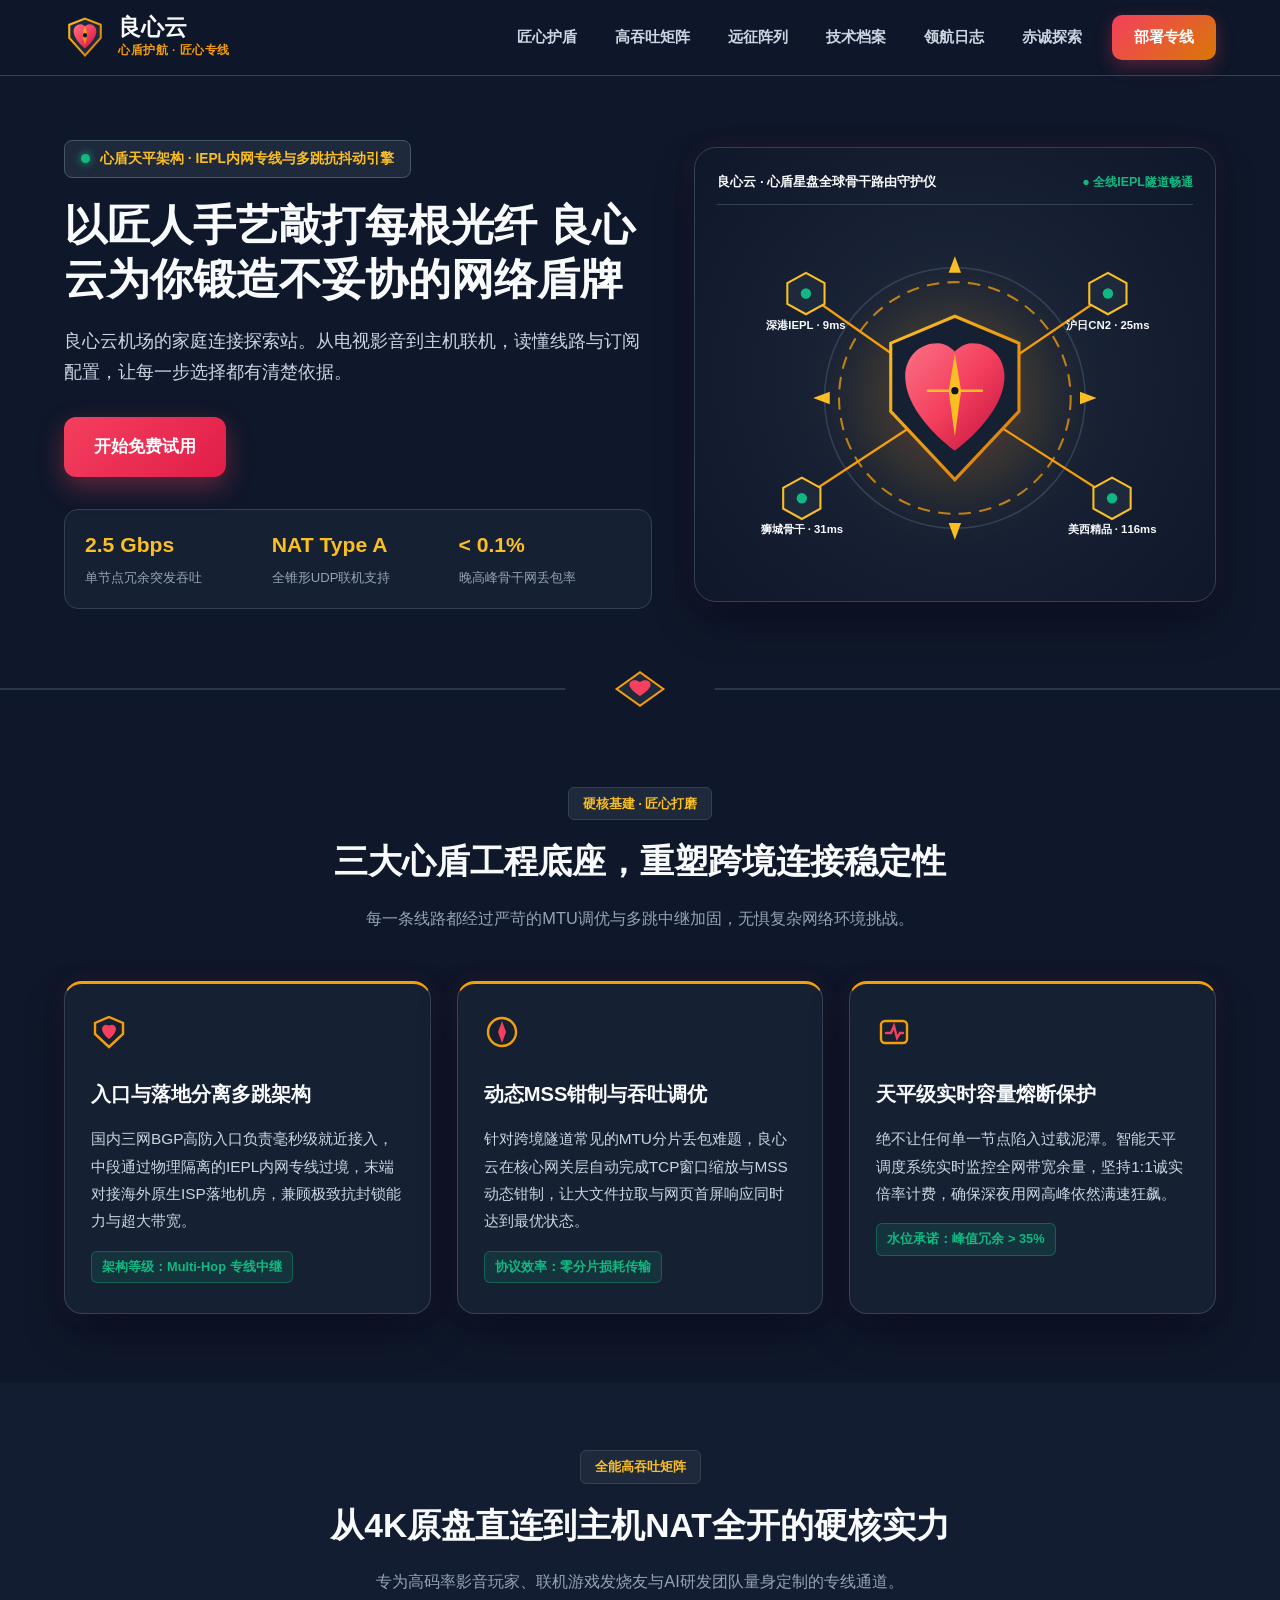
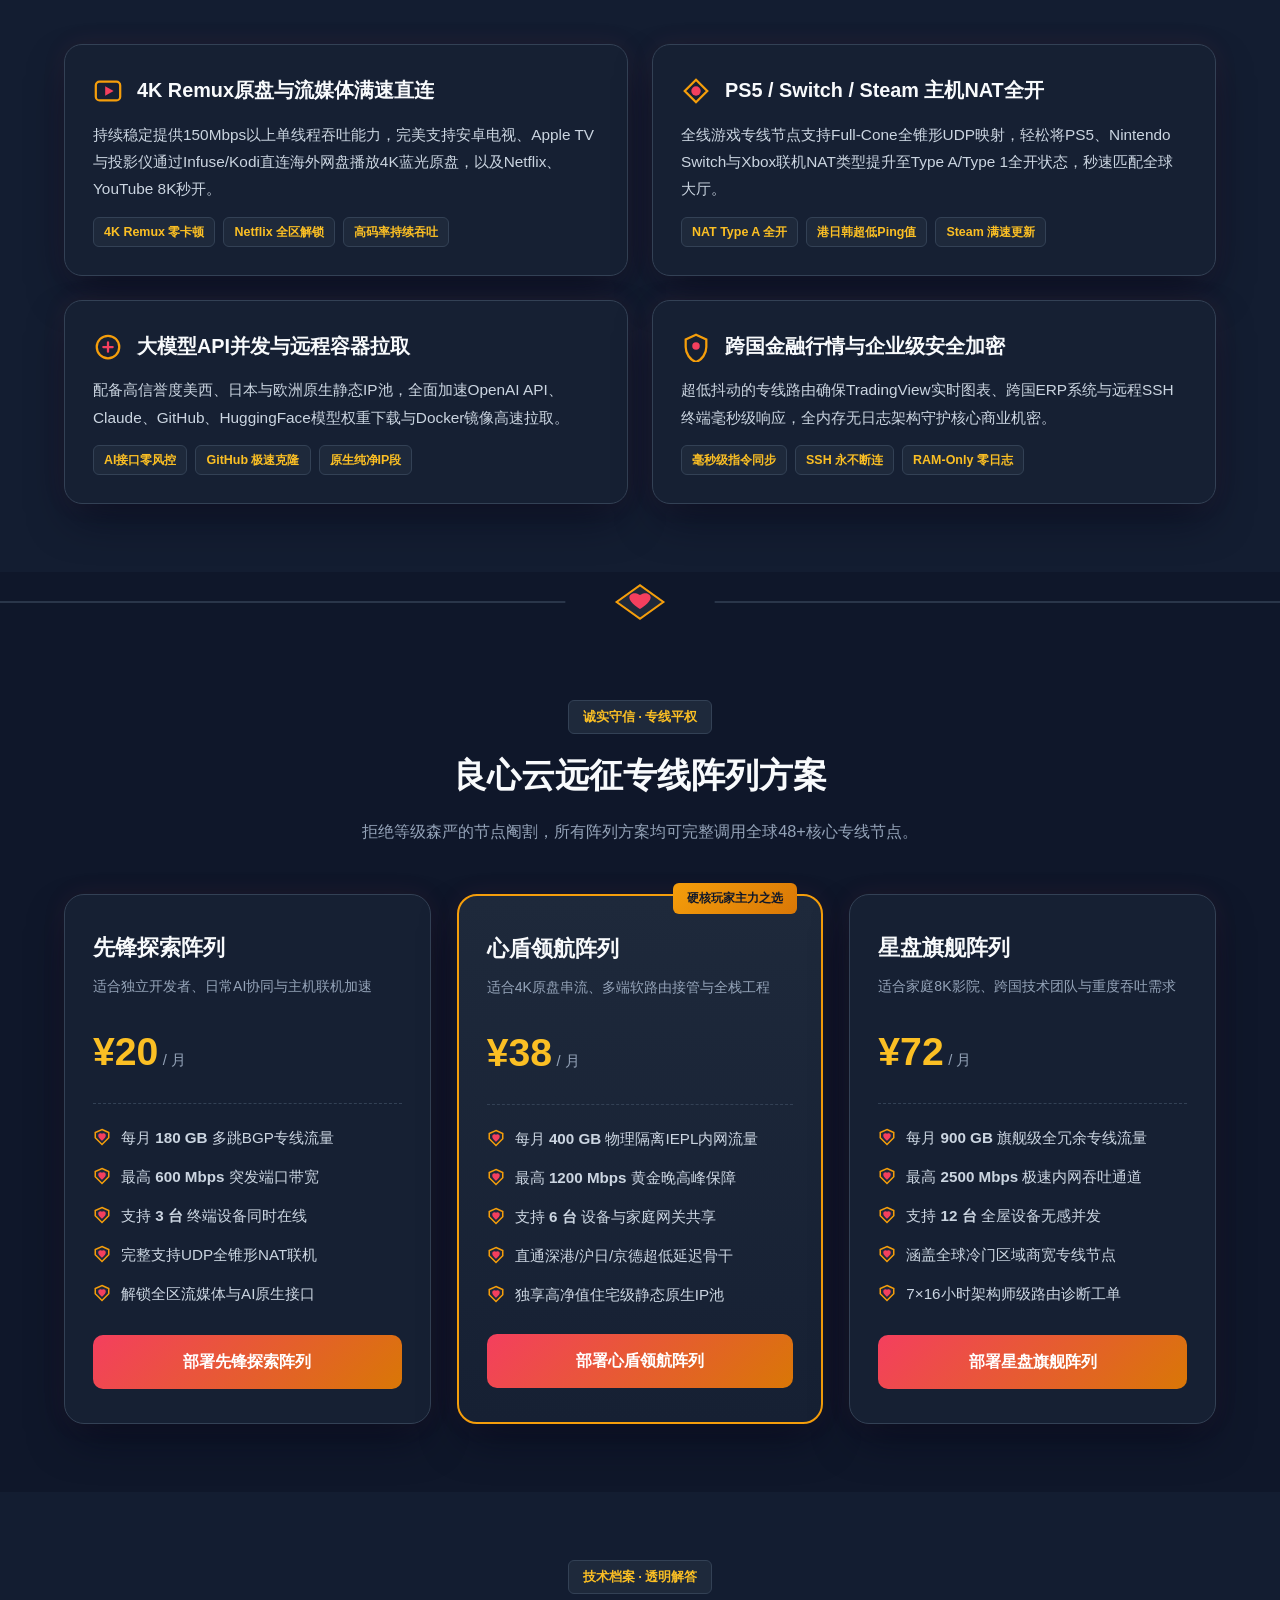
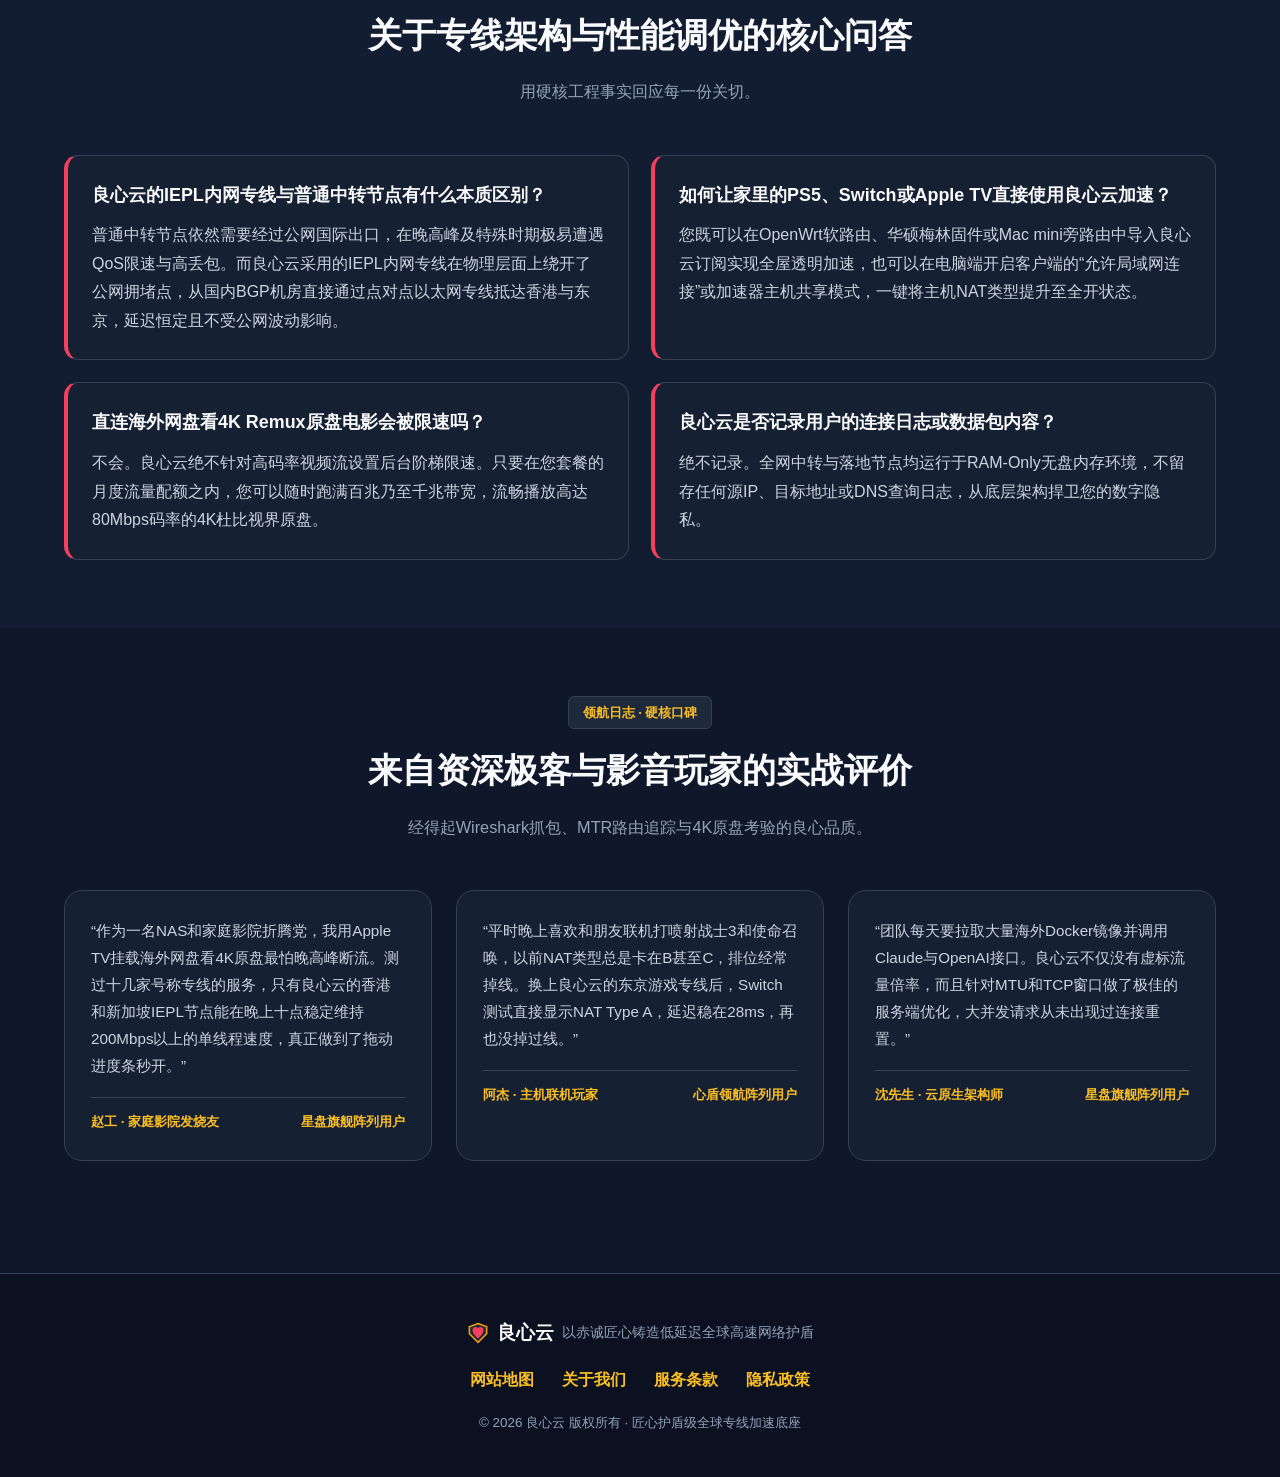
<file: index.html>
<!DOCTYPE html>
<html lang="zh-CN">
<head>
  <meta charset="UTF-8">
  <meta name="viewport" content="width=device-width, initial-scale=1.0">
  <title>良心云机场｜家庭影音、游戏联机与线路选择指南</title>
  <meta name="description" content="良心云机场的家庭连接探索站。从电视影音到主机联机，读懂线路与订阅配置，让每一步选择都有清楚依据。">
  <meta name="keywords" content="良心云,网络加速,极速秒开,机场推荐,IEPL专线,CN2 GIA,主机NAT类型全开,4K原盘流媒体">
  <link rel="canonical" href="https://liangxinyun.quest/">
  <meta property="og:type" content="website">
  <meta property="og:title" content="良心云机场｜家庭影音、游戏联机与线路选择指南">
  <meta property="og:description" content="良心云机场的家庭连接探索站。从电视影音到主机联机，读懂线路与订阅配置，让每一步选择都有清楚依据。">
  <meta property="og:url" content="https://liangxinyun.quest/">
  <meta property="og:image" content="https://liangxinyun.quest/og-heart-shield.png">
  <link rel="stylesheet" href="style.css">
  <script type="application/ld+json">
  {
    "@context": "https://schema.org",
    "@type": "Product",
    "name": "良心云",
    "brand": {
      "@type": "Brand",
      "name": "良心云"
    },
    "description": "良心云以赤诚匠心构筑全球IEPL内网专线与CN2 GIA网络加速底座，支持4K原盘极速秒开、主机NAT全开与AI大模型低延迟接入，是硬核口碑机场推荐平台。",
    "offers": {
      "@type": "AggregateOffer",
      "lowPrice": "20.00",
      "highPrice": "72.00",
      "priceCurrency": "CNY",
      "offerCount": "3"
    }
  }
  </script>
</head>
<body>
  <header class="quest-header">
  <div class="deck-container deck-header-row">
    <a href="index.html" class="quest-brand" aria-label="良心云首页">
      <svg class="quest-logo-svg" viewBox="0 0 48 48" width="42" height="42" aria-hidden="true">
  <defs>
    <linearGradient id="shieldGoldGrad" x1="0%" y1="0%" x2="100%" y2="100%">
      <stop offset="0%" stop-color="#FBBF24"/>
      <stop offset="100%" stop-color="#D97706"/>
    </linearGradient>
    <linearGradient id="heartFlameGrad" x1="0%" y1="0%" x2="100%" y2="100%">
      <stop offset="0%" stop-color="#FB7185"/>
      <stop offset="50%" stop-color="#F43F5E"/>
      <stop offset="100%" stop-color="#BE123C"/>
    </linearGradient>
  </defs>
  <!-- Outer Shield Frame -->
  <polygon points="24,3 42,10 42,25 24,45 6,25 6,10" fill="#1E293B" stroke="url(#shieldGoldGrad)" stroke-width="2.4"/>
  <!-- Faceted Geometric Heart Crest -->
  <path d="M24 37C24 37 11 27.5 11 17.5C11 12.8 14.5 9.5 18.8 9.5C21.5 9.5 24 11.8 24 11.8C24 11.8 26.5 9.5 29.2 9.5C33.5 9.5 37 12.8 37 17.5C37 27.5 24 37 24 37Z" fill="url(#heartFlameGrad)"/>
  <!-- Golden Compass Needle Inside Heart -->
  <polygon points="24,11 27,22 24,33 21,22" fill="url(#shieldGoldGrad)"/>
  <circle cx="24" cy="22" r="2.5" fill="#0F172A"/>
</svg>
      <div class="quest-brand-meta">
        <span class="quest-brand-title">良心云</span>
        <span class="quest-brand-badge">心盾护航 · 匠心专线</span>
      </div>
    </a>
    <nav class="quest-nav" aria-label="主导航">
      <ul class="quest-nav-list">
        <li><a href="index.html#shield-armor" class="quest-nav-link">匠心护盾</a></li>
        <li><a href="index.html#throughput-matrix" class="quest-nav-link">高吞吐矩阵</a></li>
        <li><a href="index.html#expedition-tariffs" class="quest-nav-link">远征阵列</a></li>
        <li><a href="index.html#tech-dossier" class="quest-nav-link">技术档案</a></li>
        <li><a href="index.html#navigator-logs" class="quest-nav-link">领航日志</a></li>
        <li><a href="true-quest.html" class="quest-nav-link ">赤诚探索</a></li>
      </ul>
      <a href="https://ww012.twilightaff.com/#/?code=A56DH1Af" rel="nofollow" target="_blank" class="quest-cta-btn">部署专线</a>
    </nav>
  </div>
</header>

  <main>
    <section class="command-hero">
      <div class="deck-container command-grid">
        <div class="command-left">
          <div class="crest-pill">
            <span class="crest-dot"></span>
            <span>心盾天平架构 · IEPL内网专线与多跳抗抖动引擎</span>
          </div>
          <h1 class="command-h1">以匠人手艺敲打每根光纤 <span>良心云为你锻造不妥协的网络盾牌</span></h1>
          <p class="command-desc">良心云机场的家庭连接探索站。从电视影音到主机联机，读懂线路与订阅配置，让每一步选择都有清楚依据。</p>
          <div class="command-actions">
            <a href="https://ww012.twilightaff.com/#/?code=A56DH1Af" rel="nofollow" target="_blank" class="btn-flame-primary">开始免费试用</a>
            
          </div>
          <div class="telemetry-bar">
            <div class="tele-item">
              <strong>2.5 Gbps</strong>
              <span>单节点冗余突发吞吐</span>
            </div>
            <div class="tele-item">
              <strong>NAT Type A</strong>
              <span>全锥形UDP联机支持</span>
            </div>
            <div class="tele-item">
              <strong>&lt; 0.1%</strong>
              <span>晚高峰骨干网丢包率</span>
            </div>
          </div>
        </div>

        <div class="astrolabe-panel">
          <div class="astrolabe-header">
            <span>良心云 · 心盾星盘全球骨干路由守护仪</span>
            <span class="astrolabe-status">● 全线IEPL隧道畅通</span>
          </div>
          <svg class="astrolabe-svg" viewBox="0 0 460 350" role="img" aria-label="良心云匠心天平护盾之心与全球星盘路由守护动态图">
  <defs>
    <radialGradient id="abyssGlow" cx="50%" cy="50%" r="50%">
      <stop offset="0%" stop-color="#F43F5E" stop-opacity="0.32"/>
      <stop offset="55%" stop-color="#F59E0B" stop-opacity="0.10"/>
      <stop offset="100%" stop-color="#0F172A" stop-opacity="0"/>
    </radialGradient>
    <linearGradient id="goldCompassGrad" x1="0%" y1="0%" x2="100%" y2="100%">
      <stop offset="0%" stop-color="#FBBF24"/>
      <stop offset="100%" stop-color="#D97706"/>
    </linearGradient>
    <linearGradient id="crimsonShieldHeart" x1="0%" y1="0%" x2="100%" y2="100%">
      <stop offset="0%" stop-color="#FB7185"/>
      <stop offset="50%" stop-color="#F43F5E"/>
      <stop offset="100%" stop-color="#BE123C"/>
    </linearGradient>
  </defs>

  <circle cx="230" cy="175" r="150" fill="url(#abyssGlow)"/>

  <!-- Rotating Golden Compass Astrolabe Dial -->
  <g class="compass-ring-rot">
    <circle cx="230" cy="175" r="126" fill="none" stroke="#334155" stroke-width="1.5"/>
    <circle cx="230" cy="175" r="112" fill="none" stroke="#F59E0B" stroke-width="2" stroke-dasharray="12 8" opacity="0.75"/>
    <polygon points="230,38 236,54 224,54" fill="#FBBF24"/>
    <polygon points="230,312 236,296 224,296" fill="#FBBF24"/>
    <polygon points="93,175 109,169 109,181" fill="#FBBF24"/>
    <polygon points="367,175 351,169 351,181" fill="#FBBF24"/>
  </g>

  <!-- Directional Golden Telemetry Beams to Global Backbone Nodes -->
  <g fill="none" stroke="#F59E0B" stroke-width="2.2">
    <path class="route-beam" d="M230,175 L86,74"/>
    <path class="route-beam" d="M230,175 L378,74"/>
    <path class="route-beam" d="M230,175 L82,272"/>
    <path class="route-beam" d="M230,175 L382,272"/>
  </g>

  <!-- Corner Global Backbone Shield Nodes -->
  <g transform="translate(86,74)">
    <polygon points="0,-20 18,-10 18,10 0,20 -18,10 -18,-10" fill="#1E293B" stroke="#FBBF24" stroke-width="2"/>
    <circle r="5" fill="#10B981"/>
    <text x="0" y="34" text-anchor="middle" fill="#F8FAFC" font-size="11" font-weight="700">深港IEPL · 9ms</text>
  </g>
  <g transform="translate(378,74)">
    <polygon points="0,-20 18,-10 18,10 0,20 -18,10 -18,-10" fill="#1E293B" stroke="#FBBF24" stroke-width="2"/>
    <circle r="5" fill="#10B981"/>
    <text x="0" y="34" text-anchor="middle" fill="#F8FAFC" font-size="11" font-weight="700">沪日CN2 · 25ms</text>
  </g>
  <g transform="translate(82,272)">
    <polygon points="0,-20 18,-10 18,10 0,20 -18,10 -18,-10" fill="#1E293B" stroke="#FBBF24" stroke-width="2"/>
    <circle r="5" fill="#10B981"/>
    <text x="0" y="34" text-anchor="middle" fill="#F8FAFC" font-size="11" font-weight="700">狮城骨干 · 31ms</text>
  </g>
  <g transform="translate(382,272)">
    <polygon points="0,-20 18,-10 18,10 0,20 -18,10 -18,-10" fill="#1E293B" stroke="#FBBF24" stroke-width="2"/>
    <circle r="5" fill="#10B981"/>
    <text x="0" y="34" text-anchor="middle" fill="#F8FAFC" font-size="11" font-weight="700">美西精品 · 116ms</text>
  </g>

  <!-- Center Artisan Heart-Shield Core -->
  <g class="heart-shield-core">
    <polygon points="230,96 292,122 292,188 230,254 168,188 168,122" fill="#162033" stroke="url(#goldCompassGrad)" stroke-width="3"/>
    <path d="M230 226 C230 226 182 192 182 154 C182 135 196 122 213 122 C223 122 230 130 230 130 C230 130 237 122 247 122 C264 122 278 135 278 154 C278 192 230 226 230 226 Z" fill="url(#crimsonShieldHeart)"/>
    <!-- Golden Scale & Compass Crest inside Heart -->
    <polygon points="230,132 236,168 230,212 224,168" fill="#FBBF24"/>
    <line x1="204" y1="168" x2="256" y2="168" stroke="#FBBF24" stroke-width="2.5" stroke-linecap="round"/>
    <circle cx="230" cy="168" r="4.5" fill="#0F172A" stroke="#FBBF24" stroke-width="2"/>
  </g>
</svg>
        </div>
      </div>
    </section>

    <div class="astrolabe-divider" aria-hidden="true">
  <svg viewBox="0 0 1200 50" preserveAspectRatio="none">
    <line x1="0" y1="25" x2="530" y2="25" stroke="#334155" stroke-width="1.5"/>
    <line x1="670" y1="25" x2="1200" y2="25" stroke="#334155" stroke-width="1.5"/>
    <polygon points="600,6 622,25 600,44 578,25" fill="#1E293B" stroke="#F59E0B" stroke-width="2"/>
    <path d="M600,33 C600,33 590,26 590,20 C590,17 592.5,15 595,15 C597.5,15 600,17 600,17 C600,17 602.5,15 605,15 C607.5,15 610,17 610,20 C610,26 600,33 600,33 Z" fill="#F43F5E"/>
  </svg>
</div>

    <section id="shield-armor" class="quest-section">
      <div class="deck-container">
        <div class="quest-sec-head">
          <span class="quest-tag-badge">硬核基建 · 匠心打磨</span>
          <h2>三大心盾工程底座，重塑跨境连接稳定性</h2>
          <p>每一条线路都经过严苛的MTU调优与多跳中继加固，无惧复杂网络环境挑战。</p>
        </div>
        <div class="armor-trio">
          <article class="armor-card">
            <div class="armor-icon">
              <svg viewBox="0 0 36 36" width="36" height="36" aria-hidden="true">
                <polygon points="18,3 32,9 32,20 18,33 4,20 4,9" fill="none" stroke="#F59E0B" stroke-width="2.4"/>
                <path d="M18 25c0 0-7-5-7-10 0-2.5 2-4.2 4.2-4.2 1.5 0 2.8 1.2 2.8 1.2s1.3-1.2 2.8-1.2c2.2 0 4.2 1.7 4.2 4.2 0 5-7 10-7 10z" fill="#F43F5E"/>
              </svg>
            </div>
            <h3>入口与落地分离多跳架构</h3>
            <p>国内三网BGP高防入口负责毫秒级就近接入，中段通过物理隔离的IEPL内网专线过境，末端对接海外原生ISP落地机房，兼顾极致抗封锁能力与超大带宽。</p>
            <span class="armor-spec">架构等级：Multi-Hop 专线中继</span>
          </article>

          <article class="armor-card">
            <div class="armor-icon">
              <svg viewBox="0 0 36 36" width="36" height="36" aria-hidden="true">
                <circle cx="18" cy="18" r="14" fill="none" stroke="#F59E0B" stroke-width="2.4"/>
                <polygon points="18,7 22,18 18,29 14,18" fill="#F43F5E"/>
              </svg>
            </div>
            <h3>动态MSS钳制与吞吐调优</h3>
            <p>针对跨境隧道常见的MTU分片丢包难题，良心云在核心网关层自动完成TCP窗口缩放与MSS动态钳制，让大文件拉取与网页首屏响应同时达到最优状态。</p>
            <span class="armor-spec">协议效率：零分片损耗传输</span>
          </article>

          <article class="armor-card">
            <div class="armor-icon">
              <svg viewBox="0 0 36 36" width="36" height="36" aria-hidden="true">
                <rect x="5" y="7" width="26" height="22" rx="4" fill="none" stroke="#F59E0B" stroke-width="2.4"/>
                <polyline points="10,19 15,19 18,12 21,24 24,19 27,19" fill="none" stroke="#F43F5E" stroke-width="2.4" stroke-linecap="round"/>
              </svg>
            </div>
            <h3>天平级实时容量熔断保护</h3>
            <p>绝不让任何单一节点陷入过载泥潭。智能天平调度系统实时监控全网带宽余量，坚持1:1诚实倍率计费，确保深夜用网高峰依然满速狂飙。</p>
            <span class="armor-spec">水位承诺：峰值冗余 &gt; 35%</span>
          </article>
        </div>
      </div>
    </section>

    <section id="throughput-matrix" class="quest-section slate-band">
      <div class="deck-container">
        <div class="quest-sec-head">
          <span class="quest-tag-badge">全能高吞吐矩阵</span>
          <h2>从4K原盘直连到主机NAT全开的硬核实力</h2>
          <p>专为高码率影音玩家、联机游戏发烧友与AI研发团队量身定制的专线通道。</p>
        </div>
        <div class="matrix-quad">
          <div class="matrix-unit">
            <div class="matrix-top">
              <svg viewBox="0 0 32 32" width="30" height="30" aria-hidden="true">
                <rect x="3" y="6" width="26" height="20" rx="4" fill="none" stroke="#F59E0B" stroke-width="2.4"/>
                <polygon points="13,11 22,16 13,21" fill="#F43F5E"/>
              </svg>
              <h3>4K Remux原盘与流媒体满速直连</h3>
            </div>
            <p>持续稳定提供150Mbps以上单线程吞吐能力，完美支持安卓电视、Apple TV与投影仪通过Infuse/Kodi直连海外网盘播放4K蓝光原盘，以及Netflix、YouTube 8K秒开。</p>
            <div class="matrix-pills">
              <span class="matrix-pill">4K Remux 零卡顿</span>
              <span class="matrix-pill">Netflix 全区解锁</span>
              <span class="matrix-pill">高码率持续吞吐</span>
            </div>
          </div>

          <div class="matrix-unit">
            <div class="matrix-top">
              <svg viewBox="0 0 32 32" width="30" height="30" aria-hidden="true">
                <polygon points="16,4 28,16 16,28 4,16" fill="none" stroke="#F59E0B" stroke-width="2.4"/>
                <circle cx="16" cy="16" r="5" fill="#F43F5E"/>
              </svg>
              <h3>PS5 / Switch / Steam 主机NAT全开</h3>
            </div>
            <p>全线游戏专线节点支持Full-Cone全锥形UDP映射，轻松将PS5、Nintendo Switch与Xbox联机NAT类型提升至Type A/Type 1全开状态，秒速匹配全球大厅。</p>
            <div class="matrix-pills">
              <span class="matrix-pill">NAT Type A 全开</span>
              <span class="matrix-pill">港日韩超低Ping值</span>
              <span class="matrix-pill">Steam 满速更新</span>
            </div>
          </div>

          <div class="matrix-unit">
            <div class="matrix-top">
              <svg viewBox="0 0 32 32" width="30" height="30" aria-hidden="true">
                <circle cx="16" cy="16" r="12" fill="none" stroke="#F59E0B" stroke-width="2.4"/>
                <path d="M11 16h10M16 11v10" stroke="#F43F5E" stroke-width="2.4" stroke-linecap="round"/>
              </svg>
              <h3>大模型API并发与远程容器拉取</h3>
            </div>
            <p>配备高信誉度美西、日本与欧洲原生静态IP池，全面加速OpenAI API、Claude、GitHub、HuggingFace模型权重下载与Docker镜像高速拉取。</p>
            <div class="matrix-pills">
              <span class="matrix-pill">AI接口零风控</span>
              <span class="matrix-pill">GitHub 极速克隆</span>
              <span class="matrix-pill">原生纯净IP段</span>
            </div>
          </div>

          <div class="matrix-unit">
            <div class="matrix-top">
              <svg viewBox="0 0 32 32" width="30" height="30" aria-hidden="true">
                <path d="M16 3L5 8v8c0 7.2 4.7 13.8 11 16 6.3-2.2 11-8.8 11-16V8L16 3z" fill="none" stroke="#F59E0B" stroke-width="2.4"/>
                <circle cx="16" cy="15" r="4" fill="#F43F5E"/>
              </svg>
              <h3>跨国金融行情与企业级安全加密</h3>
            </div>
            <p>超低抖动的专线路由确保TradingView实时图表、跨国ERP系统与远程SSH终端毫秒级响应，全内存无日志架构守护核心商业机密。</p>
            <div class="matrix-pills">
              <span class="matrix-pill">毫秒级指令同步</span>
              <span class="matrix-pill">SSH 永不断连</span>
              <span class="matrix-pill">RAM-Only 零日志</span>
            </div>
          </div>
        </div>
      </div>
    </section>

    <div class="astrolabe-divider" aria-hidden="true">
  <svg viewBox="0 0 1200 50" preserveAspectRatio="none">
    <line x1="0" y1="25" x2="530" y2="25" stroke="#334155" stroke-width="1.5"/>
    <line x1="670" y1="25" x2="1200" y2="25" stroke="#334155" stroke-width="1.5"/>
    <polygon points="600,6 622,25 600,44 578,25" fill="#1E293B" stroke="#F59E0B" stroke-width="2"/>
    <path d="M600,33 C600,33 590,26 590,20 C590,17 592.5,15 595,15 C597.5,15 600,17 600,17 C600,17 602.5,15 605,15 C607.5,15 610,17 610,20 C610,26 600,33 600,33 Z" fill="#F43F5E"/>
  </svg>
</div>

    <section id="expedition-tariffs" class="quest-section">
      <div class="deck-container">
        <div class="quest-sec-head">
          <span class="quest-tag-badge">诚实守信 · 专线平权</span>
          <h2>良心云远征专线阵列方案</h2>
          <p>拒绝等级森严的节点阉割，所有阵列方案均可完整调用全球48+核心专线节点。</p>
        </div>
        <div class="tariff-grid">
          <div class="tariff-card">
            <div>
              <h3 class="tariff-name">先锋探索阵列</h3>
              <p class="tariff-sub">适合独立开发者、日常AI协同与主机联机加速</p>
              <div class="tariff-price-row">
                <span class="tariff-num">¥20</span>
                <span class="tariff-unit">/ 月</span>
              </div>
              <ul class="tariff-specs">
                <li><svg width="18" height="18" viewBox="0 0 24 24" aria-hidden="true"><polygon points="12,2 21,6 21,13 12,22 3,13 3,6" fill="#1E293B" stroke="#F59E0B" stroke-width="2"/><path d="M12 17c0 0-5-3.5-5-7 0-1.8 1.4-3 3-3 1 0 2 .8 2 .8s1-.8 2-.8c1.6 0 3 1.2 3 3 0 3.5-5 7-5 7z" fill="#F43F5E"/></svg><span>每月 <strong>180 GB</strong> 多跳BGP专线流量</span></li>
                <li><svg width="18" height="18" viewBox="0 0 24 24" aria-hidden="true"><polygon points="12,2 21,6 21,13 12,22 3,13 3,6" fill="#1E293B" stroke="#F59E0B" stroke-width="2"/><path d="M12 17c0 0-5-3.5-5-7 0-1.8 1.4-3 3-3 1 0 2 .8 2 .8s1-.8 2-.8c1.6 0 3 1.2 3 3 0 3.5-5 7-5 7z" fill="#F43F5E"/></svg><span>最高 <strong>600 Mbps</strong> 突发端口带宽</span></li>
                <li><svg width="18" height="18" viewBox="0 0 24 24" aria-hidden="true"><polygon points="12,2 21,6 21,13 12,22 3,13 3,6" fill="#1E293B" stroke="#F59E0B" stroke-width="2"/><path d="M12 17c0 0-5-3.5-5-7 0-1.8 1.4-3 3-3 1 0 2 .8 2 .8s1-.8 2-.8c1.6 0 3 1.2 3 3 0 3.5-5 7-5 7z" fill="#F43F5E"/></svg><span>支持 <strong>3 台</strong> 终端设备同时在线</span></li>
                <li><svg width="18" height="18" viewBox="0 0 24 24" aria-hidden="true"><polygon points="12,2 21,6 21,13 12,22 3,13 3,6" fill="#1E293B" stroke="#F59E0B" stroke-width="2"/><path d="M12 17c0 0-5-3.5-5-7 0-1.8 1.4-3 3-3 1 0 2 .8 2 .8s1-.8 2-.8c1.6 0 3 1.2 3 3 0 3.5-5 7-5 7z" fill="#F43F5E"/></svg><span>完整支持UDP全锥形NAT联机</span></li>
                <li><svg width="18" height="18" viewBox="0 0 24 24" aria-hidden="true"><polygon points="12,2 21,6 21,13 12,22 3,13 3,6" fill="#1E293B" stroke="#F59E0B" stroke-width="2"/><path d="M12 17c0 0-5-3.5-5-7 0-1.8 1.4-3 3-3 1 0 2 .8 2 .8s1-.8 2-.8c1.6 0 3 1.2 3 3 0 3.5-5 7-5 7z" fill="#F43F5E"/></svg><span>解锁全区流媒体与AI原生接口</span></li>
              </ul>
            </div>
            <a href="https://ww012.twilightaff.com/#/?code=A56DH1Af" rel="nofollow" target="_blank" class="tariff-btn">部署先锋探索阵列</a>
          </div>

          <div class="tariff-card flagship-shield">
            <span class="shield-flag">硬核玩家主力之选</span>
            <div>
              <h3 class="tariff-name">心盾领航阵列</h3>
              <p class="tariff-sub">适合4K原盘串流、多端软路由接管与全栈工程</p>
              <div class="tariff-price-row">
                <span class="tariff-num">¥38</span>
                <span class="tariff-unit">/ 月</span>
              </div>
              <ul class="tariff-specs">
                <li><svg width="18" height="18" viewBox="0 0 24 24" aria-hidden="true"><polygon points="12,2 21,6 21,13 12,22 3,13 3,6" fill="#1E293B" stroke="#F59E0B" stroke-width="2"/><path d="M12 17c0 0-5-3.5-5-7 0-1.8 1.4-3 3-3 1 0 2 .8 2 .8s1-.8 2-.8c1.6 0 3 1.2 3 3 0 3.5-5 7-5 7z" fill="#F43F5E"/></svg><span>每月 <strong>400 GB</strong> 物理隔离IEPL内网流量</span></li>
                <li><svg width="18" height="18" viewBox="0 0 24 24" aria-hidden="true"><polygon points="12,2 21,6 21,13 12,22 3,13 3,6" fill="#1E293B" stroke="#F59E0B" stroke-width="2"/><path d="M12 17c0 0-5-3.5-5-7 0-1.8 1.4-3 3-3 1 0 2 .8 2 .8s1-.8 2-.8c1.6 0 3 1.2 3 3 0 3.5-5 7-5 7z" fill="#F43F5E"/></svg><span>最高 <strong>1200 Mbps</strong> 黄金晚高峰保障</span></li>
                <li><svg width="18" height="18" viewBox="0 0 24 24" aria-hidden="true"><polygon points="12,2 21,6 21,13 12,22 3,13 3,6" fill="#1E293B" stroke="#F59E0B" stroke-width="2"/><path d="M12 17c0 0-5-3.5-5-7 0-1.8 1.4-3 3-3 1 0 2 .8 2 .8s1-.8 2-.8c1.6 0 3 1.2 3 3 0 3.5-5 7-5 7z" fill="#F43F5E"/></svg><span>支持 <strong>6 台</strong> 设备与家庭网关共享</span></li>
                <li><svg width="18" height="18" viewBox="0 0 24 24" aria-hidden="true"><polygon points="12,2 21,6 21,13 12,22 3,13 3,6" fill="#1E293B" stroke="#F59E0B" stroke-width="2"/><path d="M12 17c0 0-5-3.5-5-7 0-1.8 1.4-3 3-3 1 0 2 .8 2 .8s1-.8 2-.8c1.6 0 3 1.2 3 3 0 3.5-5 7-5 7z" fill="#F43F5E"/></svg><span>直通深港/沪日/京德超低延迟骨干</span></li>
                <li><svg width="18" height="18" viewBox="0 0 24 24" aria-hidden="true"><polygon points="12,2 21,6 21,13 12,22 3,13 3,6" fill="#1E293B" stroke="#F59E0B" stroke-width="2"/><path d="M12 17c0 0-5-3.5-5-7 0-1.8 1.4-3 3-3 1 0 2 .8 2 .8s1-.8 2-.8c1.6 0 3 1.2 3 3 0 3.5-5 7-5 7z" fill="#F43F5E"/></svg><span>独享高净值住宅级静态原生IP池</span></li>
              </ul>
            </div>
            <a href="https://ww012.twilightaff.com/#/?code=A56DH1Af" rel="nofollow" target="_blank" class="tariff-btn">部署心盾领航阵列</a>
          </div>

          <div class="tariff-card">
            <div>
              <h3 class="tariff-name">星盘旗舰阵列</h3>
              <p class="tariff-sub">适合家庭8K影院、跨国技术团队与重度吞吐需求</p>
              <div class="tariff-price-row">
                <span class="tariff-num">¥72</span>
                <span class="tariff-unit">/ 月</span>
              </div>
              <ul class="tariff-specs">
                <li><svg width="18" height="18" viewBox="0 0 24 24" aria-hidden="true"><polygon points="12,2 21,6 21,13 12,22 3,13 3,6" fill="#1E293B" stroke="#F59E0B" stroke-width="2"/><path d="M12 17c0 0-5-3.5-5-7 0-1.8 1.4-3 3-3 1 0 2 .8 2 .8s1-.8 2-.8c1.6 0 3 1.2 3 3 0 3.5-5 7-5 7z" fill="#F43F5E"/></svg><span>每月 <strong>900 GB</strong> 旗舰级全冗余专线流量</span></li>
                <li><svg width="18" height="18" viewBox="0 0 24 24" aria-hidden="true"><polygon points="12,2 21,6 21,13 12,22 3,13 3,6" fill="#1E293B" stroke="#F59E0B" stroke-width="2"/><path d="M12 17c0 0-5-3.5-5-7 0-1.8 1.4-3 3-3 1 0 2 .8 2 .8s1-.8 2-.8c1.6 0 3 1.2 3 3 0 3.5-5 7-5 7z" fill="#F43F5E"/></svg><span>最高 <strong>2500 Mbps</strong> 极速内网吞吐通道</span></li>
                <li><svg width="18" height="18" viewBox="0 0 24 24" aria-hidden="true"><polygon points="12,2 21,6 21,13 12,22 3,13 3,6" fill="#1E293B" stroke="#F59E0B" stroke-width="2"/><path d="M12 17c0 0-5-3.5-5-7 0-1.8 1.4-3 3-3 1 0 2 .8 2 .8s1-.8 2-.8c1.6 0 3 1.2 3 3 0 3.5-5 7-5 7z" fill="#F43F5E"/></svg><span>支持 <strong>12 台</strong> 全屋设备无感并发</span></li>
                <li><svg width="18" height="18" viewBox="0 0 24 24" aria-hidden="true"><polygon points="12,2 21,6 21,13 12,22 3,13 3,6" fill="#1E293B" stroke="#F59E0B" stroke-width="2"/><path d="M12 17c0 0-5-3.5-5-7 0-1.8 1.4-3 3-3 1 0 2 .8 2 .8s1-.8 2-.8c1.6 0 3 1.2 3 3 0 3.5-5 7-5 7z" fill="#F43F5E"/></svg><span>涵盖全球冷门区域商宽专线节点</span></li>
                <li><svg width="18" height="18" viewBox="0 0 24 24" aria-hidden="true"><polygon points="12,2 21,6 21,13 12,22 3,13 3,6" fill="#1E293B" stroke="#F59E0B" stroke-width="2"/><path d="M12 17c0 0-5-3.5-5-7 0-1.8 1.4-3 3-3 1 0 2 .8 2 .8s1-.8 2-.8c1.6 0 3 1.2 3 3 0 3.5-5 7-5 7z" fill="#F43F5E"/></svg><span>7×16小时架构师级路由诊断工单</span></li>
              </ul>
            </div>
            <a href="https://ww012.twilightaff.com/#/?code=A56DH1Af" rel="nofollow" target="_blank" class="tariff-btn">部署星盘旗舰阵列</a>
          </div>
        </div>
      </div>
    </section>

    <section id="tech-dossier" class="quest-section slate-band">
      <div class="deck-container">
        <div class="quest-sec-head">
          <span class="quest-tag-badge">技术档案 · 透明解答</span>
          <h2>关于专线架构与性能调优的核心问答</h2>
          <p>用硬核工程事实回应每一份关切。</p>
        </div>
        <div class="dossier-grid">
          <div class="dossier-box">
            <h3>良心云的IEPL内网专线与普通中转节点有什么本质区别？</h3>
            <p>普通中转节点依然需要经过公网国际出口，在晚高峰及特殊时期极易遭遇QoS限速与高丢包。而良心云采用的IEPL内网专线在物理层面上绕开了公网拥堵点，从国内BGP机房直接通过点对点以太网专线抵达香港与东京，延迟恒定且不受公网波动影响。</p>
          </div>
          <div class="dossier-box">
            <h3>如何让家里的PS5、Switch或Apple TV直接使用良心云加速？</h3>
            <p>您既可以在OpenWrt软路由、华硕梅林固件或Mac mini旁路由中导入良心云订阅实现全屋透明加速，也可以在电脑端开启客户端的“允许局域网连接”或加速器主机共享模式，一键将主机NAT类型提升至全开状态。</p>
          </div>
          <div class="dossier-box">
            <h3>直连海外网盘看4K Remux原盘电影会被限速吗？</h3>
            <p>不会。良心云绝不针对高码率视频流设置后台阶梯限速。只要在您套餐的月度流量配额之内，您可以随时跑满百兆乃至千兆带宽，流畅播放高达80Mbps码率的4K杜比视界原盘。</p>
          </div>
          <div class="dossier-box">
            <h3>良心云是否记录用户的连接日志或数据包内容？</h3>
            <p>绝不记录。全网中转与落地节点均运行于RAM-Only无盘内存环境，不留存任何源IP、目标地址或DNS查询日志，从底层架构捍卫您的数字隐私。</p>
          </div>
        </div>
      </div>
    </section>

    <section id="navigator-logs" class="quest-section">
      <div class="deck-container">
        <div class="quest-sec-head">
          <span class="quest-tag-badge">领航日志 · 硬核口碑</span>
          <h2>来自资深极客与影音玩家的实战评价</h2>
          <p>经得起Wireshark抓包、MTR路由追踪与4K原盘考验的良心品质。</p>
        </div>
        <div class="log-trio">
          <div class="log-card">
            <p class="log-text">“作为一名NAS和家庭影院折腾党，我用Apple TV挂载海外网盘看4K原盘最怕晚高峰断流。测过十几家号称专线的服务，只有良心云的香港和新加坡IEPL节点能在晚上十点稳定维持200Mbps以上的单线程速度，真正做到了拖动进度条秒开。”</p>
            <div class="log-meta">
              <span>赵工 · 家庭影院发烧友</span>
              <span>星盘旗舰阵列用户</span>
            </div>
          </div>
          <div class="log-card">
            <p class="log-text">“平时晚上喜欢和朋友联机打喷射战士3和使命召唤，以前NAT类型总是卡在B甚至C，排位经常掉线。换上良心云的东京游戏专线后，Switch测试直接显示NAT Type A，延迟稳在28ms，再也没掉过线。”</p>
            <div class="log-meta">
              <span>阿杰 · 主机联机玩家</span>
              <span>心盾领航阵列用户</span>
            </div>
          </div>
          <div class="log-card">
            <p class="log-text">“团队每天要拉取大量海外Docker镜像并调用Claude与OpenAI接口。良心云不仅没有虚标流量倍率，而且针对MTU和TCP窗口做了极佳的服务端优化，大并发请求从未出现过连接重置。”</p>
            <div class="log-meta">
              <span>沈先生 · 云原生架构师</span>
              <span>星盘旗舰阵列用户</span>
            </div>
          </div>
        </div>
      </div>
    </section>
  </main>

  <footer class="quest-footer">
  <div class="deck-container footer-deck">
    <div class="footer-crest-line">
      <svg viewBox="0 0 28 28" width="22" height="22" aria-hidden="true">
        <polygon points="14,2 25,6 25,15 14,26 3,15 3,6" fill="#1E293B" stroke="#F59E0B" stroke-width="2"/>
        <path d="M14 21C14 21 7 15.5 7 10.5C7 8 9 6.5 11.2 6.5C12.7 6.5 14 8 14 8C14 8 15.3 6.5 16.8 6.5C19 6.5 21 8 21 10.5C21 15.5 14 21 14 21Z" fill="#F43F5E"/>
      </svg>
      <span class="footer-title-strong">良心云</span>
      <span class="footer-sub-motto">以赤诚匠心铸造低延迟全球高速网络护盾</span>
    </div>
    <nav class="footer-quad-links" aria-label="页脚导航">
      <a href="sitemap.html">网站地图</a>
      <a href="about.html">关于我们</a>
      <a href="terms.html">服务条款</a>
      <a href="privacy.html">隐私政策</a>
    </nav>
    <p class="footer-copyright">© 2026 良心云 版权所有 · 匠心护盾级全球专线加速底座</p>
  </div>
</footer>
</body>
</html>
</file>
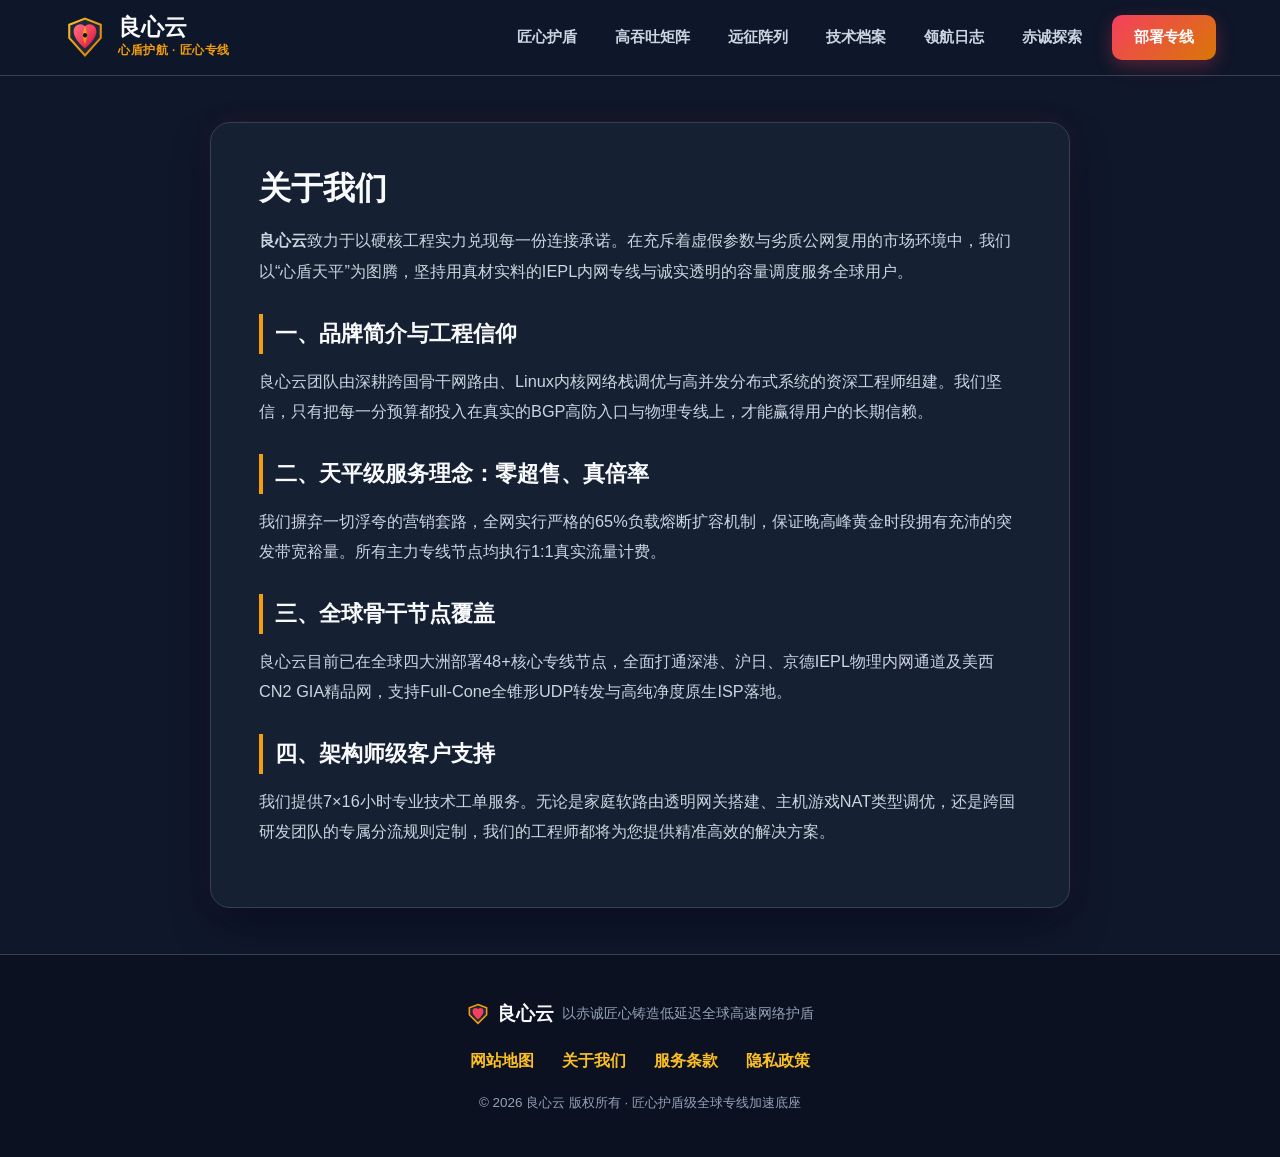
<file: about.html>
<!DOCTYPE html>
<html lang="zh-CN">
<head>
  <meta charset="UTF-8">
  <meta name="viewport" content="width=device-width, initial-scale=1.0">
  <title>关于我们 - 良心云</title>
  <meta name="description" content="了解良心云的品牌使命、心盾天平架构理念、全球IEPL专线节点覆盖与工程师级客户支持。">
  <link rel="canonical" href="https://liangxinyun.quest/about.html">
  <link rel="stylesheet" href="style.css">
</head>
<body>
  <header class="quest-header">
  <div class="deck-container deck-header-row">
    <a href="index.html" class="quest-brand" aria-label="良心云首页">
      <svg class="quest-logo-svg" viewBox="0 0 48 48" width="42" height="42" aria-hidden="true">
  <defs>
    <linearGradient id="shieldGoldGrad" x1="0%" y1="0%" x2="100%" y2="100%">
      <stop offset="0%" stop-color="#FBBF24"/>
      <stop offset="100%" stop-color="#D97706"/>
    </linearGradient>
    <linearGradient id="heartFlameGrad" x1="0%" y1="0%" x2="100%" y2="100%">
      <stop offset="0%" stop-color="#FB7185"/>
      <stop offset="50%" stop-color="#F43F5E"/>
      <stop offset="100%" stop-color="#BE123C"/>
    </linearGradient>
  </defs>
  <!-- Outer Shield Frame -->
  <polygon points="24,3 42,10 42,25 24,45 6,25 6,10" fill="#1E293B" stroke="url(#shieldGoldGrad)" stroke-width="2.4"/>
  <!-- Faceted Geometric Heart Crest -->
  <path d="M24 37C24 37 11 27.5 11 17.5C11 12.8 14.5 9.5 18.8 9.5C21.5 9.5 24 11.8 24 11.8C24 11.8 26.5 9.5 29.2 9.5C33.5 9.5 37 12.8 37 17.5C37 27.5 24 37 24 37Z" fill="url(#heartFlameGrad)"/>
  <!-- Golden Compass Needle Inside Heart -->
  <polygon points="24,11 27,22 24,33 21,22" fill="url(#shieldGoldGrad)"/>
  <circle cx="24" cy="22" r="2.5" fill="#0F172A"/>
</svg>
      <div class="quest-brand-meta">
        <span class="quest-brand-title">良心云</span>
        <span class="quest-brand-badge">心盾护航 · 匠心专线</span>
      </div>
    </a>
    <nav class="quest-nav" aria-label="主导航">
      <ul class="quest-nav-list">
        <li><a href="index.html#shield-armor" class="quest-nav-link">匠心护盾</a></li>
        <li><a href="index.html#throughput-matrix" class="quest-nav-link">高吞吐矩阵</a></li>
        <li><a href="index.html#expedition-tariffs" class="quest-nav-link">远征阵列</a></li>
        <li><a href="index.html#tech-dossier" class="quest-nav-link">技术档案</a></li>
        <li><a href="index.html#navigator-logs" class="quest-nav-link">领航日志</a></li>
        <li><a href="true-quest.html" class="quest-nav-link ">赤诚探索</a></li>
      </ul>
      <a href="https://ww012.twilightaff.com/#/?code=A56DH1Af" rel="nofollow" target="_blank" class="quest-cta-btn">部署专线</a>
    </nav>
  </div>
</header>
  <main class="deck-container">
    <article class="quest-article-box">
      <h1>关于我们</h1>
      <p><strong>良心云</strong>致力于以硬核工程实力兑现每一份连接承诺。在充斥着虚假参数与劣质公网复用的市场环境中，我们以“心盾天平”为图腾，坚持用真材实料的IEPL内网专线与诚实透明的容量调度服务全球用户。</p>
      <h2>一、品牌简介与工程信仰</h2>
      <p>良心云团队由深耕跨国骨干网路由、Linux内核网络栈调优与高并发分布式系统的资深工程师组建。我们坚信，只有把每一分预算都投入在真实的BGP高防入口与物理专线上，才能赢得用户的长期信赖。</p>
      <h2>二、天平级服务理念：零超售、真倍率</h2>
      <p>我们摒弃一切浮夸的营销套路，全网实行严格的65%负载熔断扩容机制，保证晚高峰黄金时段拥有充沛的突发带宽裕量。所有主力专线节点均执行1:1真实流量计费。</p>
      <h2>三、全球骨干节点覆盖</h2>
      <p>良心云目前已在全球四大洲部署48+核心专线节点，全面打通深港、沪日、京德IEPL物理内网通道及美西CN2 GIA精品网，支持Full-Cone全锥形UDP转发与高纯净度原生ISP落地。</p>
      <h2>四、架构师级客户支持</h2>
      <p>我们提供7×16小时专业技术工单服务。无论是家庭软路由透明网关搭建、主机游戏NAT类型调优，还是跨国研发团队的专属分流规则定制，我们的工程师都将为您提供精准高效的解决方案。</p>
    </article>
  </main>
  <footer class="quest-footer">
  <div class="deck-container footer-deck">
    <div class="footer-crest-line">
      <svg viewBox="0 0 28 28" width="22" height="22" aria-hidden="true">
        <polygon points="14,2 25,6 25,15 14,26 3,15 3,6" fill="#1E293B" stroke="#F59E0B" stroke-width="2"/>
        <path d="M14 21C14 21 7 15.5 7 10.5C7 8 9 6.5 11.2 6.5C12.7 6.5 14 8 14 8C14 8 15.3 6.5 16.8 6.5C19 6.5 21 8 21 10.5C21 15.5 14 21 14 21Z" fill="#F43F5E"/>
      </svg>
      <span class="footer-title-strong">良心云</span>
      <span class="footer-sub-motto">以赤诚匠心铸造低延迟全球高速网络护盾</span>
    </div>
    <nav class="footer-quad-links" aria-label="页脚导航">
      <a href="sitemap.html">网站地图</a>
      <a href="about.html">关于我们</a>
      <a href="terms.html">服务条款</a>
      <a href="privacy.html">隐私政策</a>
    </nav>
    <p class="footer-copyright">© 2026 良心云 版权所有 · 匠心护盾级全球专线加速底座</p>
  </div>
</footer>
</body>
</html>
</file>
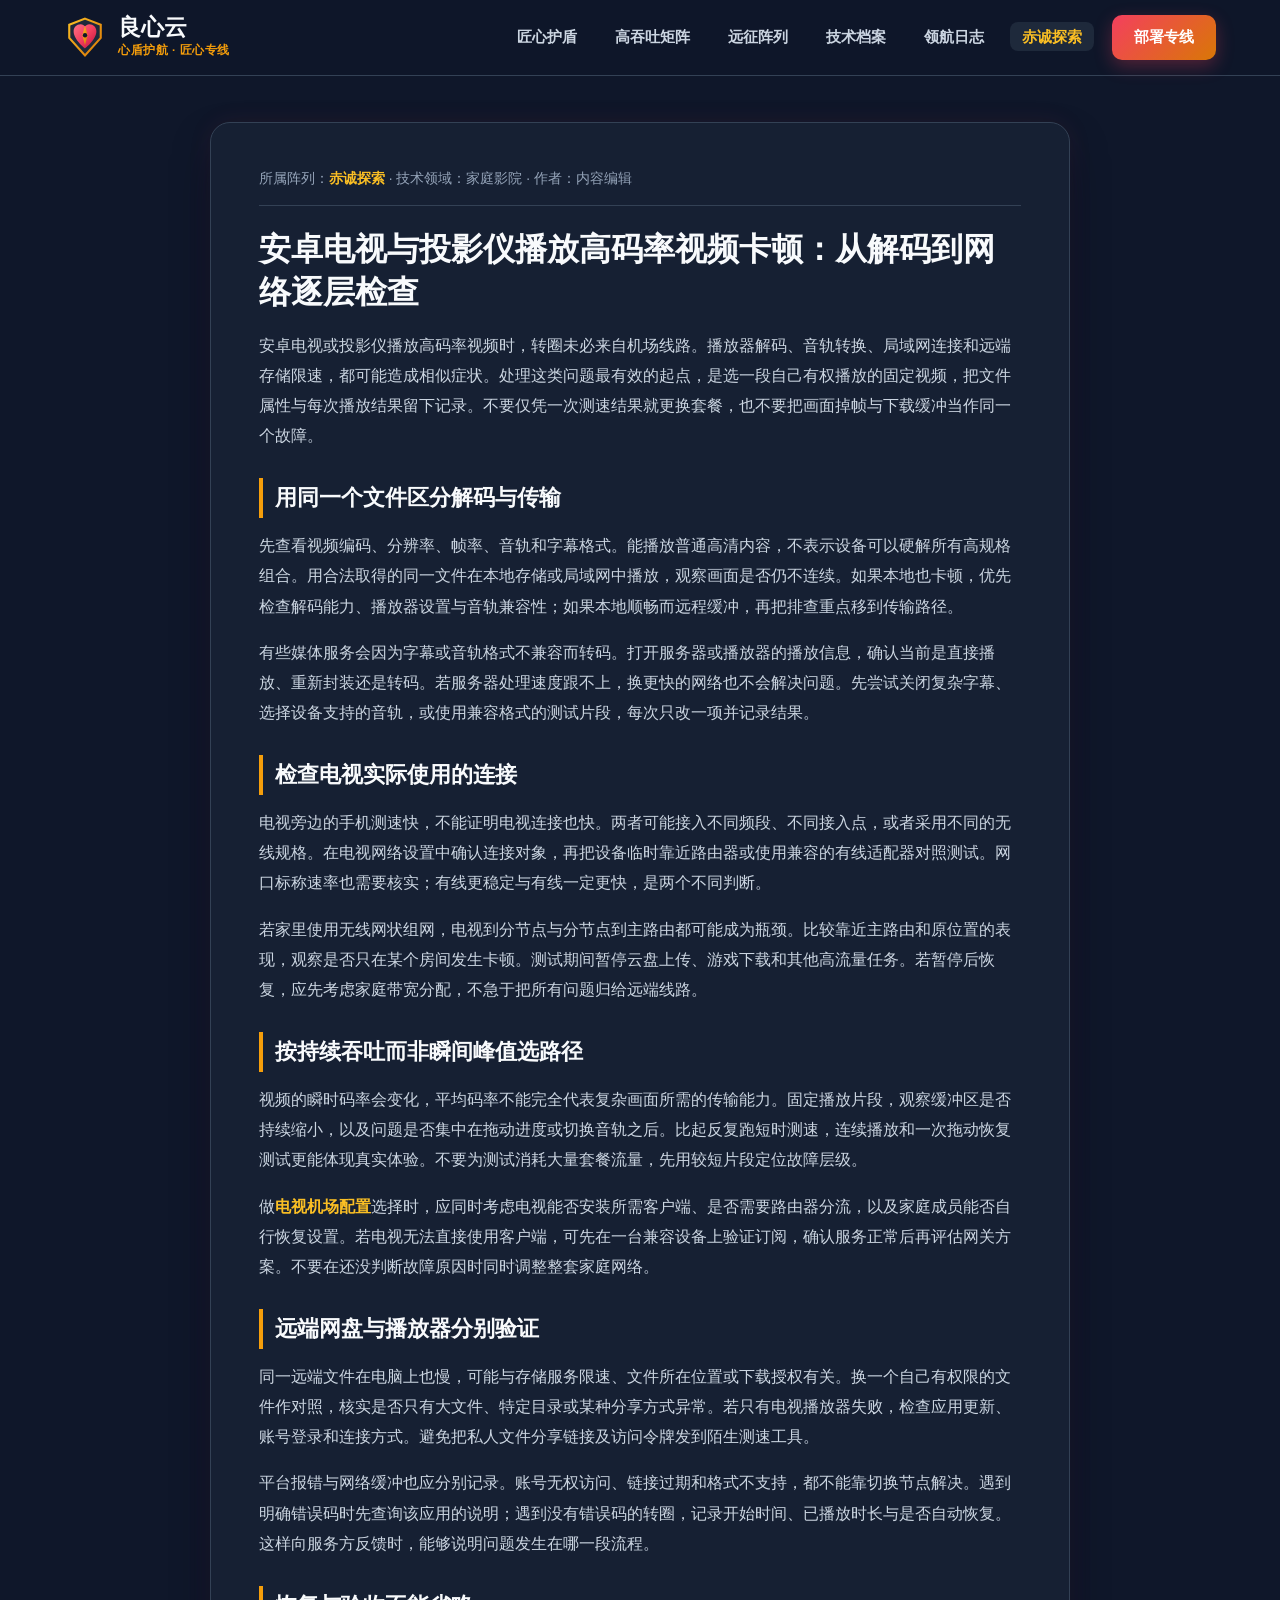
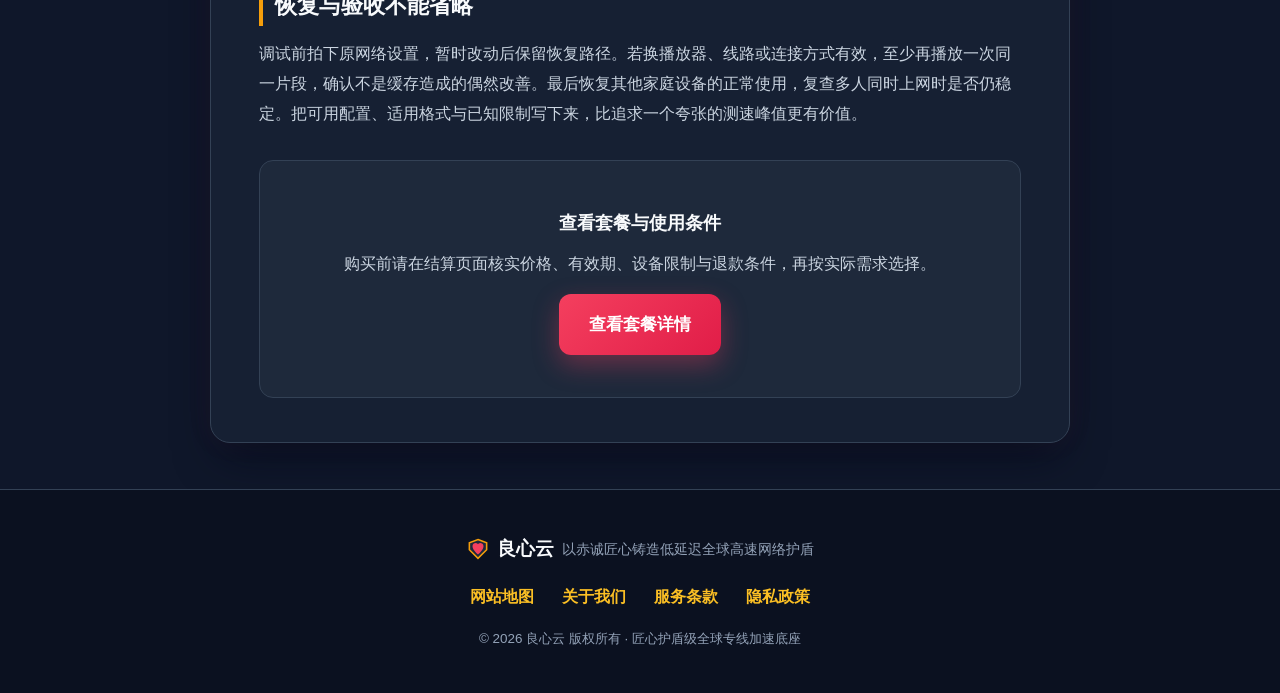
<file: android-tv-projector-4k-remux-streaming.html>
<!DOCTYPE html>
<html lang="zh-CN">
<head>
  <meta charset="UTF-8">
  <meta name="viewport" content="width=device-width, initial-scale=1.0">
  <title>安卓电视与投影仪播放高码率视频卡顿：从解码到网络逐层检查｜良心云</title>
  <meta name="description" content="安卓电视或投影仪播放高码率视频时，转圈未必来自机场线路。播放器解码、音轨转换、局域网连接和远端存储限速，都可能造成相似症状。处理这类问题最有效的起点，是选一段自己有权播放的固定视频，把文件属性与每次播放结果留下记录。不要">
  <link rel="canonical" href="https://liangxinyun.quest/android-tv-projector-4k-remux-streaming.html">
  <link rel="stylesheet" href="style.css">
</head>
<body>
  <header class="quest-header">
  <div class="deck-container deck-header-row">
    <a href="index.html" class="quest-brand" aria-label="良心云首页">
      <svg class="quest-logo-svg" viewBox="0 0 48 48" width="42" height="42" aria-hidden="true">
  <defs>
    <linearGradient id="shieldGoldGrad" x1="0%" y1="0%" x2="100%" y2="100%">
      <stop offset="0%" stop-color="#FBBF24"/>
      <stop offset="100%" stop-color="#D97706"/>
    </linearGradient>
    <linearGradient id="heartFlameGrad" x1="0%" y1="0%" x2="100%" y2="100%">
      <stop offset="0%" stop-color="#FB7185"/>
      <stop offset="50%" stop-color="#F43F5E"/>
      <stop offset="100%" stop-color="#BE123C"/>
    </linearGradient>
  </defs>
  <!-- Outer Shield Frame -->
  <polygon points="24,3 42,10 42,25 24,45 6,25 6,10" fill="#1E293B" stroke="url(#shieldGoldGrad)" stroke-width="2.4"/>
  <!-- Faceted Geometric Heart Crest -->
  <path d="M24 37C24 37 11 27.5 11 17.5C11 12.8 14.5 9.5 18.8 9.5C21.5 9.5 24 11.8 24 11.8C24 11.8 26.5 9.5 29.2 9.5C33.5 9.5 37 12.8 37 17.5C37 27.5 24 37 24 37Z" fill="url(#heartFlameGrad)"/>
  <!-- Golden Compass Needle Inside Heart -->
  <polygon points="24,11 27,22 24,33 21,22" fill="url(#shieldGoldGrad)"/>
  <circle cx="24" cy="22" r="2.5" fill="#0F172A"/>
</svg>
      <div class="quest-brand-meta">
        <span class="quest-brand-title">良心云</span>
        <span class="quest-brand-badge">心盾护航 · 匠心专线</span>
      </div>
    </a>
    <nav class="quest-nav" aria-label="主导航">
      <ul class="quest-nav-list">
        <li><a href="index.html#shield-armor" class="quest-nav-link">匠心护盾</a></li>
        <li><a href="index.html#throughput-matrix" class="quest-nav-link">高吞吐矩阵</a></li>
        <li><a href="index.html#expedition-tariffs" class="quest-nav-link">远征阵列</a></li>
        <li><a href="index.html#tech-dossier" class="quest-nav-link">技术档案</a></li>
        <li><a href="index.html#navigator-logs" class="quest-nav-link">领航日志</a></li>
        <li><a href="true-quest.html" class="quest-nav-link active-quest">赤诚探索</a></li>
      </ul>
      <a href="https://ww012.twilightaff.com/#/?code=A56DH1Af" rel="nofollow" target="_blank" class="quest-cta-btn">部署专线</a>
    </nav>
  </div>
</header>
  <main class="deck-container">
    <article class="quest-article-box">
      <div class="quest-article-meta">
        <span>所属阵列：<a href="true-quest.html">赤诚探索</a></span> · <span>技术领域：家庭影院</span> · <span>作者：内容编辑</span>
      </div>
      <h1>安卓电视与投影仪播放高码率视频卡顿：从解码到网络逐层检查</h1>
      

<p>安卓电视或投影仪播放高码率视频时，转圈未必来自机场线路。播放器解码、音轨转换、局域网连接和远端存储限速，都可能造成相似症状。处理这类问题最有效的起点，是选一段自己有权播放的固定视频，把文件属性与每次播放结果留下记录。不要仅凭一次测速结果就更换套餐，也不要把画面掉帧与下载缓冲当作同一个故障。</p>
<h2>用同一个文件区分解码与传输</h2>
<p>先查看视频编码、分辨率、帧率、音轨和字幕格式。能播放普通高清内容，不表示设备可以硬解所有高规格组合。用合法取得的同一文件在本地存储或局域网中播放，观察画面是否仍不连续。如果本地也卡顿，优先检查解码能力、播放器设置与音轨兼容性；如果本地顺畅而远程缓冲，再把排查重点移到传输路径。</p>
<p>有些媒体服务会因为字幕或音轨格式不兼容而转码。打开服务器或播放器的播放信息，确认当前是直接播放、重新封装还是转码。若服务器处理速度跟不上，换更快的网络也不会解决问题。先尝试关闭复杂字幕、选择设备支持的音轨，或使用兼容格式的测试片段，每次只改一项并记录结果。</p>
<h2>检查电视实际使用的连接</h2>
<p>电视旁边的手机测速快，不能证明电视连接也快。两者可能接入不同频段、不同接入点，或者采用不同的无线规格。在电视网络设置中确认连接对象，再把设备临时靠近路由器或使用兼容的有线适配器对照测试。网口标称速率也需要核实；有线更稳定与有线一定更快，是两个不同判断。</p>
<p>若家里使用无线网状组网，电视到分节点与分节点到主路由都可能成为瓶颈。比较靠近主路由和原位置的表现，观察是否只在某个房间发生卡顿。测试期间暂停云盘上传、游戏下载和其他高流量任务。若暂停后恢复，应先考虑家庭带宽分配，不急于把所有问题归给远端线路。</p>
<h2>按持续吞吐而非瞬间峰值选路径</h2>
<p>视频的瞬时码率会变化，平均码率不能完全代表复杂画面所需的传输能力。固定播放片段，观察缓冲区是否持续缩小，以及问题是否集中在拖动进度或切换音轨之后。比起反复跑短时测速，连续播放和一次拖动恢复测试更能体现真实体验。不要为测试消耗大量套餐流量，先用较短片段定位故障层级。</p>
<p>做<a href="https://jichangtuijan.top/">电视机场配置</a>选择时，应同时考虑电视能否安装所需客户端、是否需要路由器分流，以及家庭成员能否自行恢复设置。若电视无法直接使用客户端，可先在一台兼容设备上验证订阅，确认服务正常后再评估网关方案。不要在还没判断故障原因时同时调整整套家庭网络。</p>
<h2>远端网盘与播放器分别验证</h2>
<p>同一远端文件在电脑上也慢，可能与存储服务限速、文件所在位置或下载授权有关。换一个自己有权限的文件作对照，核实是否只有大文件、特定目录或某种分享方式异常。若只有电视播放器失败，检查应用更新、账号登录和连接方式。避免把私人文件分享链接及访问令牌发到陌生测速工具。</p>
<p>平台报错与网络缓冲也应分别记录。账号无权访问、链接过期和格式不支持，都不能靠切换节点解决。遇到明确错误码时先查询该应用的说明；遇到没有错误码的转圈，记录开始时间、已播放时长与是否自动恢复。这样向服务方反馈时，能够说明问题发生在哪一段流程。</p>
<h2>恢复与验收不能省略</h2>
<p>调试前拍下原网络设置，暂时改动后保留恢复路径。若换播放器、线路或连接方式有效，至少再播放一次同一片段，确认不是缓存造成的偶然改善。最后恢复其他家庭设备的正常使用，复查多人同时上网时是否仍稳定。把可用配置、适用格式与已知限制写下来，比追求一个夸张的测速峰值更有价值。</p>
<div class="quest-cta-banner">
        <h3>查看套餐与使用条件</h3>
        <p>购买前请在结算页面核实价格、有效期、设备限制与退款条件，再按实际需求选择。</p>
        <p style="margin-top:14px;">
          <a href="https://ww012.twilightaff.com/#/?code=A56DH1Af" rel="nofollow" target="_blank" class="btn-flame-primary">查看套餐详情</a>
        </p>
      </div>
    </article>
  </main>
  <footer class="quest-footer">
  <div class="deck-container footer-deck">
    <div class="footer-crest-line">
      <svg viewBox="0 0 28 28" width="22" height="22" aria-hidden="true">
        <polygon points="14,2 25,6 25,15 14,26 3,15 3,6" fill="#1E293B" stroke="#F59E0B" stroke-width="2"/>
        <path d="M14 21C14 21 7 15.5 7 10.5C7 8 9 6.5 11.2 6.5C12.7 6.5 14 8 14 8C14 8 15.3 6.5 16.8 6.5C19 6.5 21 8 21 10.5C21 15.5 14 21 14 21Z" fill="#F43F5E"/>
      </svg>
      <span class="footer-title-strong">良心云</span>
      <span class="footer-sub-motto">以赤诚匠心铸造低延迟全球高速网络护盾</span>
    </div>
    <nav class="footer-quad-links" aria-label="页脚导航">
      <a href="sitemap.html">网站地图</a>
      <a href="about.html">关于我们</a>
      <a href="terms.html">服务条款</a>
      <a href="privacy.html">隐私政策</a>
    </nav>
    <p class="footer-copyright">© 2026 良心云 版权所有 · 匠心护盾级全球专线加速底座</p>
  </div>
</footer>
</body>
</html>
</file>
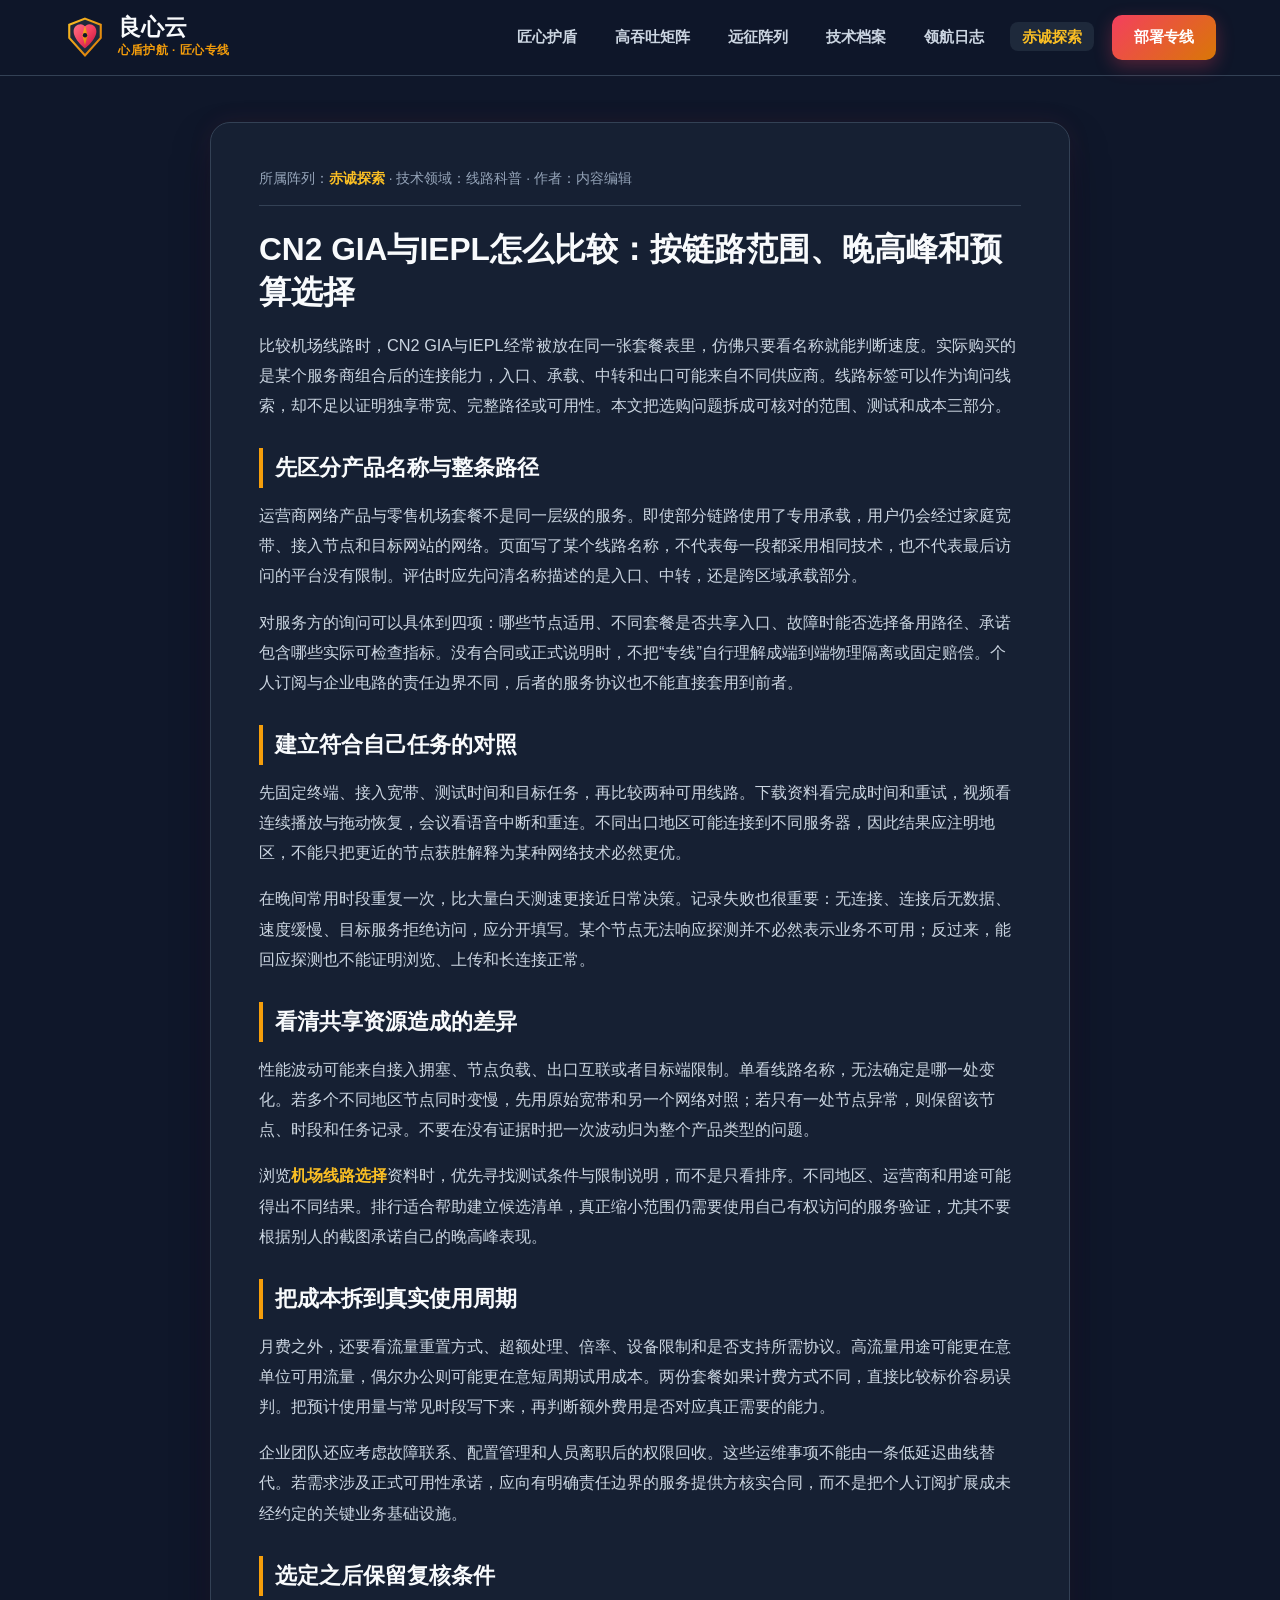
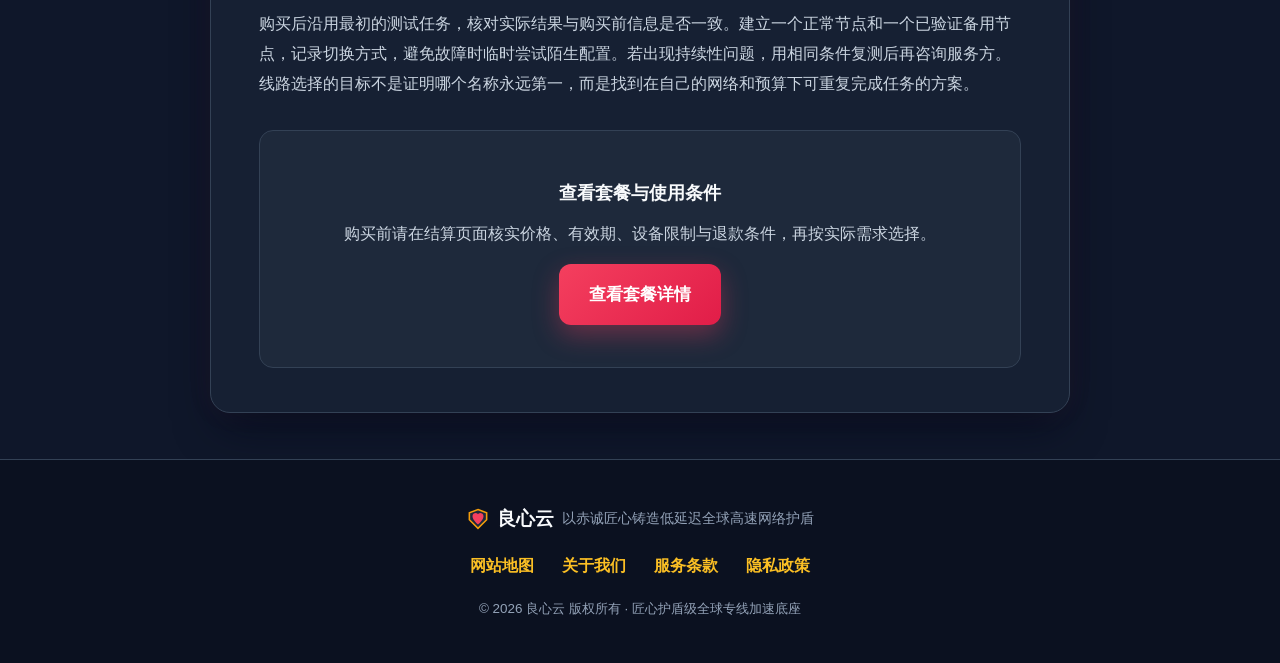
<file: cn2-gia-vs-iepl-backbone-route-comparison.html>
<!DOCTYPE html>
<html lang="zh-CN">
<head>
  <meta charset="UTF-8">
  <meta name="viewport" content="width=device-width, initial-scale=1.0">
  <title>CN2 GIA与IEPL怎么比较：按链路范围、晚高峰和预算选择｜良心云</title>
  <meta name="description" content="比较机场线路时，CN2 GIA与IEPL经常被放在同一张套餐表里，仿佛只要看名称就能判断速度。实际购买的是某个服务商组合后的连接能力，入口、承载、中转和出口可能来自不同供应商。线路标签可以作为询问线索，却不足以证明独享带">
  <link rel="canonical" href="https://liangxinyun.quest/cn2-gia-vs-iepl-backbone-route-comparison.html">
  <link rel="stylesheet" href="style.css">
</head>
<body>
  <header class="quest-header">
  <div class="deck-container deck-header-row">
    <a href="index.html" class="quest-brand" aria-label="良心云首页">
      <svg class="quest-logo-svg" viewBox="0 0 48 48" width="42" height="42" aria-hidden="true">
  <defs>
    <linearGradient id="shieldGoldGrad" x1="0%" y1="0%" x2="100%" y2="100%">
      <stop offset="0%" stop-color="#FBBF24"/>
      <stop offset="100%" stop-color="#D97706"/>
    </linearGradient>
    <linearGradient id="heartFlameGrad" x1="0%" y1="0%" x2="100%" y2="100%">
      <stop offset="0%" stop-color="#FB7185"/>
      <stop offset="50%" stop-color="#F43F5E"/>
      <stop offset="100%" stop-color="#BE123C"/>
    </linearGradient>
  </defs>
  <!-- Outer Shield Frame -->
  <polygon points="24,3 42,10 42,25 24,45 6,25 6,10" fill="#1E293B" stroke="url(#shieldGoldGrad)" stroke-width="2.4"/>
  <!-- Faceted Geometric Heart Crest -->
  <path d="M24 37C24 37 11 27.5 11 17.5C11 12.8 14.5 9.5 18.8 9.5C21.5 9.5 24 11.8 24 11.8C24 11.8 26.5 9.5 29.2 9.5C33.5 9.5 37 12.8 37 17.5C37 27.5 24 37 24 37Z" fill="url(#heartFlameGrad)"/>
  <!-- Golden Compass Needle Inside Heart -->
  <polygon points="24,11 27,22 24,33 21,22" fill="url(#shieldGoldGrad)"/>
  <circle cx="24" cy="22" r="2.5" fill="#0F172A"/>
</svg>
      <div class="quest-brand-meta">
        <span class="quest-brand-title">良心云</span>
        <span class="quest-brand-badge">心盾护航 · 匠心专线</span>
      </div>
    </a>
    <nav class="quest-nav" aria-label="主导航">
      <ul class="quest-nav-list">
        <li><a href="index.html#shield-armor" class="quest-nav-link">匠心护盾</a></li>
        <li><a href="index.html#throughput-matrix" class="quest-nav-link">高吞吐矩阵</a></li>
        <li><a href="index.html#expedition-tariffs" class="quest-nav-link">远征阵列</a></li>
        <li><a href="index.html#tech-dossier" class="quest-nav-link">技术档案</a></li>
        <li><a href="index.html#navigator-logs" class="quest-nav-link">领航日志</a></li>
        <li><a href="true-quest.html" class="quest-nav-link active-quest">赤诚探索</a></li>
      </ul>
      <a href="https://ww012.twilightaff.com/#/?code=A56DH1Af" rel="nofollow" target="_blank" class="quest-cta-btn">部署专线</a>
    </nav>
  </div>
</header>
  <main class="deck-container">
    <article class="quest-article-box">
      <div class="quest-article-meta">
        <span>所属阵列：<a href="true-quest.html">赤诚探索</a></span> · <span>技术领域：线路科普</span> · <span>作者：内容编辑</span>
      </div>
      <h1>CN2 GIA与IEPL怎么比较：按链路范围、晚高峰和预算选择</h1>
      

<p>比较机场线路时，CN2 GIA与IEPL经常被放在同一张套餐表里，仿佛只要看名称就能判断速度。实际购买的是某个服务商组合后的连接能力，入口、承载、中转和出口可能来自不同供应商。线路标签可以作为询问线索，却不足以证明独享带宽、完整路径或可用性。本文把选购问题拆成可核对的范围、测试和成本三部分。</p>
<h2>先区分产品名称与整条路径</h2>
<p>运营商网络产品与零售机场套餐不是同一层级的服务。即使部分链路使用了专用承载，用户仍会经过家庭宽带、接入节点和目标网站的网络。页面写了某个线路名称，不代表每一段都采用相同技术，也不代表最后访问的平台没有限制。评估时应先问清名称描述的是入口、中转，还是跨区域承载部分。</p>
<p>对服务方的询问可以具体到四项：哪些节点适用、不同套餐是否共享入口、故障时能否选择备用路径、承诺包含哪些实际可检查指标。没有合同或正式说明时，不把“专线”自行理解成端到端物理隔离或固定赔偿。个人订阅与企业电路的责任边界不同，后者的服务协议也不能直接套用到前者。</p>
<h2>建立符合自己任务的对照</h2>
<p>先固定终端、接入宽带、测试时间和目标任务，再比较两种可用线路。下载资料看完成时间和重试，视频看连续播放与拖动恢复，会议看语音中断和重连。不同出口地区可能连接到不同服务器，因此结果应注明地区，不能只把更近的节点获胜解释为某种网络技术必然更优。</p>
<p>在晚间常用时段重复一次，比大量白天测速更接近日常决策。记录失败也很重要：无连接、连接后无数据、速度缓慢、目标服务拒绝访问，应分开填写。某个节点无法响应探测并不必然表示业务不可用；反过来，能回应探测也不能证明浏览、上传和长连接正常。</p>
<h2>看清共享资源造成的差异</h2>
<p>性能波动可能来自接入拥塞、节点负载、出口互联或者目标端限制。单看线路名称，无法确定是哪一处变化。若多个不同地区节点同时变慢，先用原始宽带和另一个网络对照；若只有一处节点异常，则保留该节点、时段和任务记录。不要在没有证据时把一次波动归为整个产品类型的问题。</p>
<p>浏览<a href="https://jichangtuijan.top/ranking">机场线路选择</a>资料时，优先寻找测试条件与限制说明，而不是只看排序。不同地区、运营商和用途可能得出不同结果。排行适合帮助建立候选清单，真正缩小范围仍需要使用自己有权访问的服务验证，尤其不要根据别人的截图承诺自己的晚高峰表现。</p>
<h2>把成本拆到真实使用周期</h2>
<p>月费之外，还要看流量重置方式、超额处理、倍率、设备限制和是否支持所需协议。高流量用途可能更在意单位可用流量，偶尔办公则可能更在意短周期试用成本。两份套餐如果计费方式不同，直接比较标价容易误判。把预计使用量与常见时段写下来，再判断额外费用是否对应真正需要的能力。</p>
<p>企业团队还应考虑故障联系、配置管理和人员离职后的权限回收。这些运维事项不能由一条低延迟曲线替代。若需求涉及正式可用性承诺，应向有明确责任边界的服务提供方核实合同，而不是把个人订阅扩展成未经约定的关键业务基础设施。</p>
<h2>选定之后保留复核条件</h2>
<p>购买后沿用最初的测试任务，核对实际结果与购买前信息是否一致。建立一个正常节点和一个已验证备用节点，记录切换方式，避免故障时临时尝试陌生配置。若出现持续性问题，用相同条件复测后再咨询服务方。线路选择的目标不是证明哪个名称永远第一，而是找到在自己的网络和预算下可重复完成任务的方案。</p>
<div class="quest-cta-banner">
        <h3>查看套餐与使用条件</h3>
        <p>购买前请在结算页面核实价格、有效期、设备限制与退款条件，再按实际需求选择。</p>
        <p style="margin-top:14px;">
          <a href="https://ww012.twilightaff.com/#/?code=A56DH1Af" rel="nofollow" target="_blank" class="btn-flame-primary">查看套餐详情</a>
        </p>
      </div>
    </article>
  </main>
  <footer class="quest-footer">
  <div class="deck-container footer-deck">
    <div class="footer-crest-line">
      <svg viewBox="0 0 28 28" width="22" height="22" aria-hidden="true">
        <polygon points="14,2 25,6 25,15 14,26 3,15 3,6" fill="#1E293B" stroke="#F59E0B" stroke-width="2"/>
        <path d="M14 21C14 21 7 15.5 7 10.5C7 8 9 6.5 11.2 6.5C12.7 6.5 14 8 14 8C14 8 15.3 6.5 16.8 6.5C19 6.5 21 8 21 10.5C21 15.5 14 21 14 21Z" fill="#F43F5E"/>
      </svg>
      <span class="footer-title-strong">良心云</span>
      <span class="footer-sub-motto">以赤诚匠心铸造低延迟全球高速网络护盾</span>
    </div>
    <nav class="footer-quad-links" aria-label="页脚导航">
      <a href="sitemap.html">网站地图</a>
      <a href="about.html">关于我们</a>
      <a href="terms.html">服务条款</a>
      <a href="privacy.html">隐私政策</a>
    </nav>
    <p class="footer-copyright">© 2026 良心云 版权所有 · 匠心护盾级全球专线加速底座</p>
  </div>
</footer>
</body>
</html>
</file>
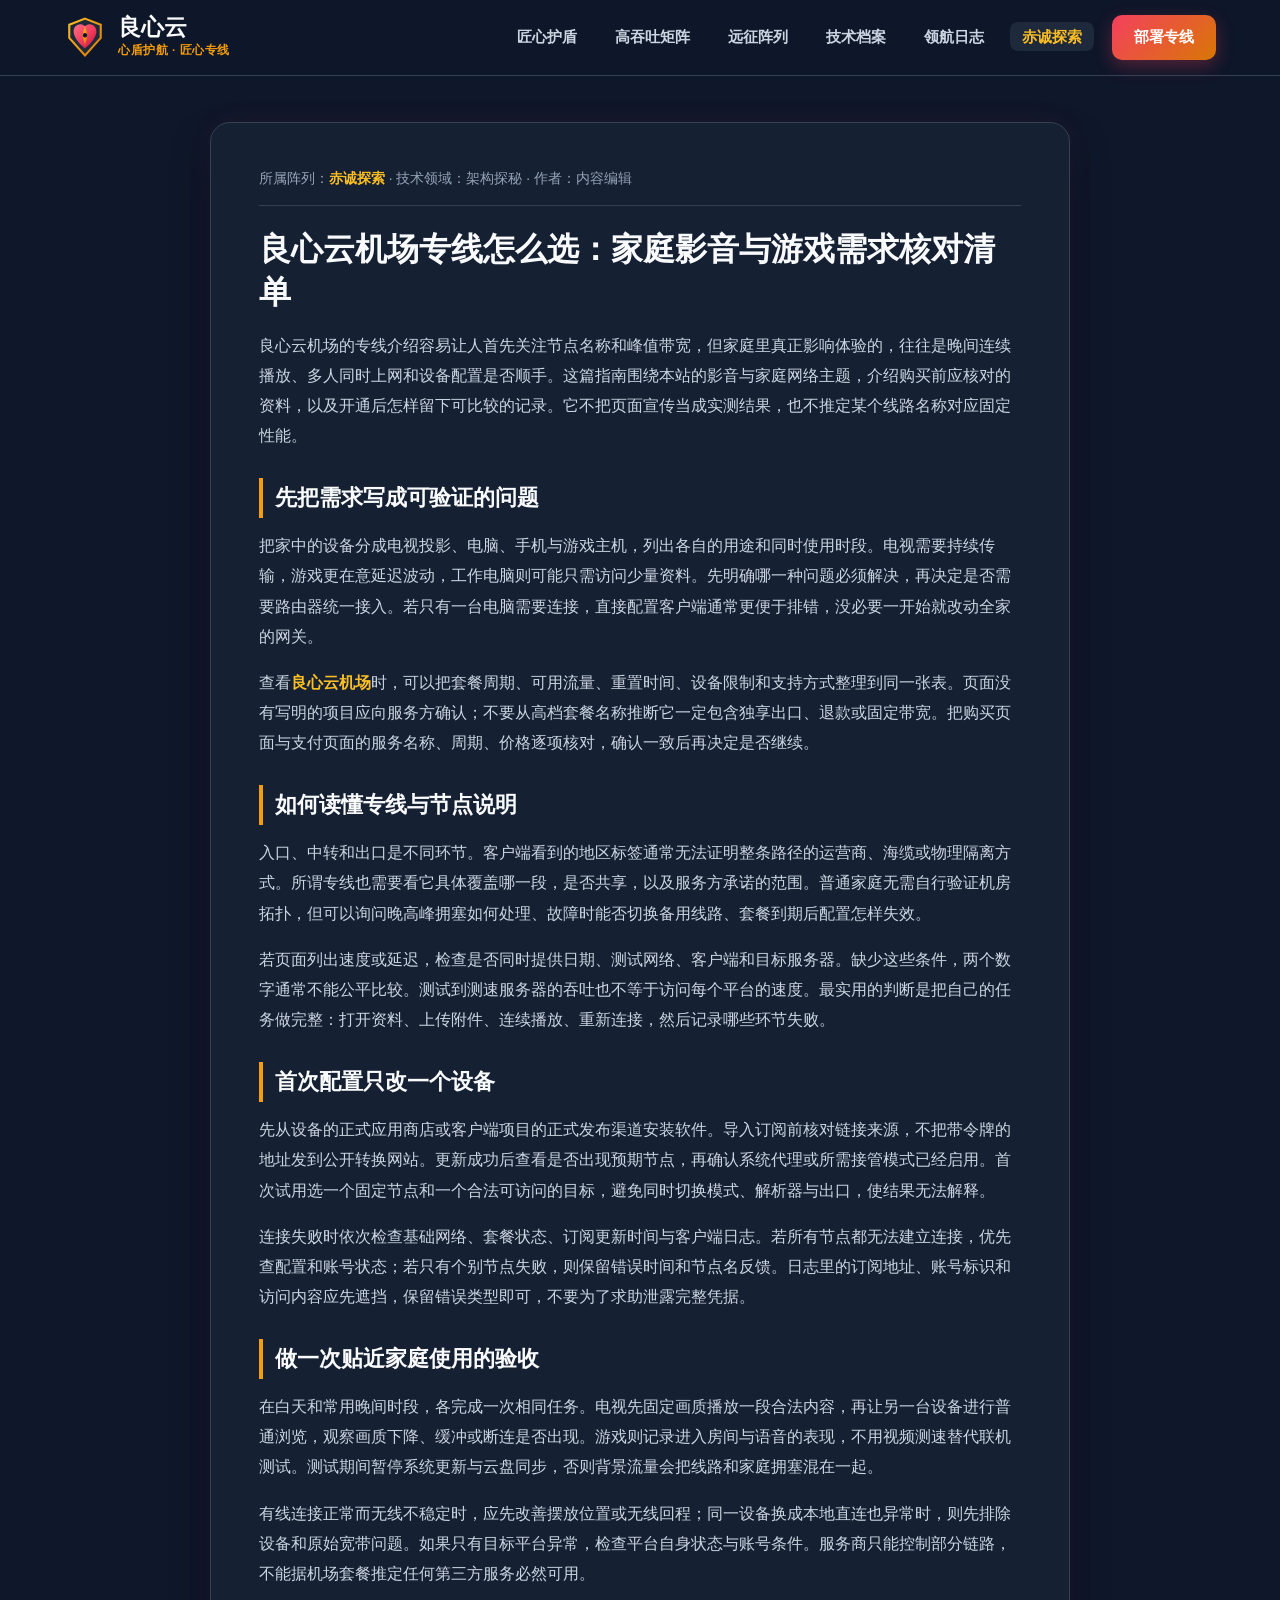
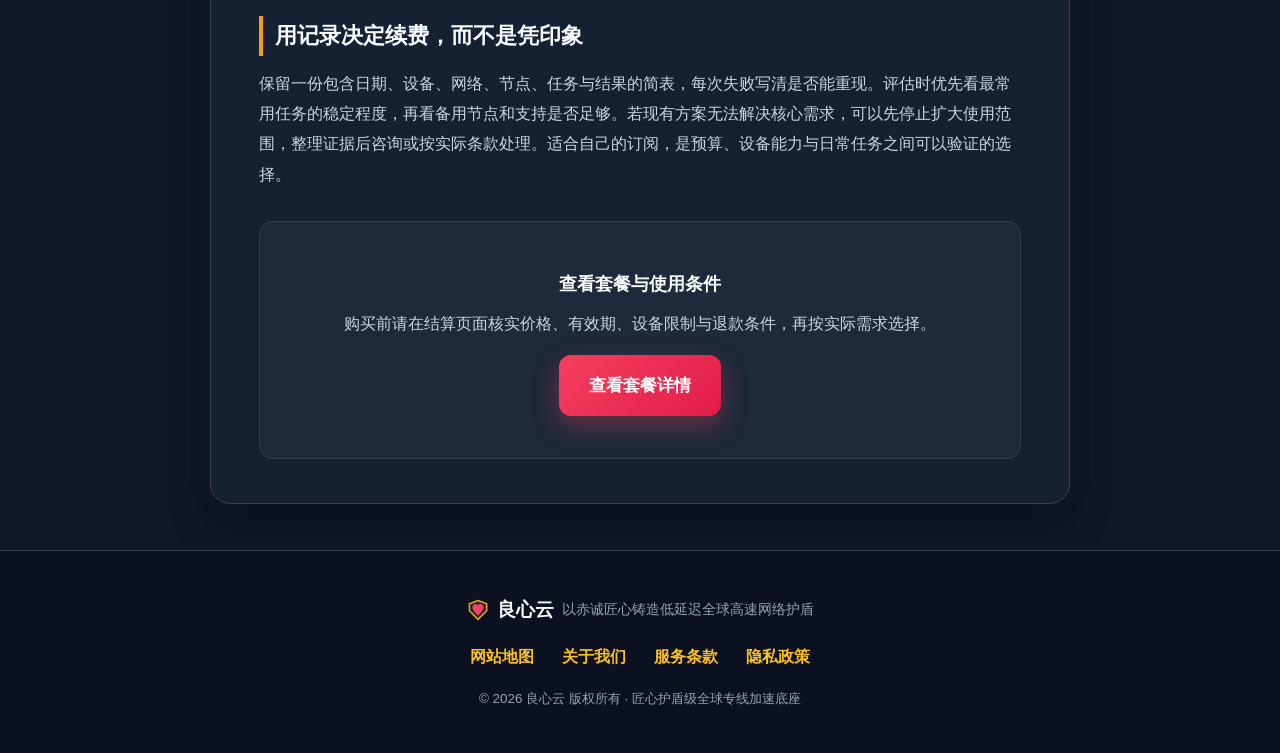
<file: liangxinyun-dedicated-backbone-quest-report.html>
<!DOCTYPE html>
<html lang="zh-CN">
<head>
  <meta charset="UTF-8">
  <meta name="viewport" content="width=device-width, initial-scale=1.0">
  <title>良心云机场专线怎么选：家庭影音与游戏需求核对清单</title>
  <meta name="description" content="良心云机场的专线介绍容易让人首先关注节点名称和峰值带宽，但家庭里真正影响体验的，往往是晚间连续播放、多人同时上网和设备配置是否顺手。这篇指南围绕本站的影音与家庭网络主题，介绍购买前应核对的资料，以及开通后怎样留下可比较的">
  <link rel="canonical" href="https://liangxinyun.quest/liangxinyun-dedicated-backbone-quest-report.html">
  <link rel="stylesheet" href="style.css">
</head>
<body>
  <header class="quest-header">
  <div class="deck-container deck-header-row">
    <a href="index.html" class="quest-brand" aria-label="良心云首页">
      <svg class="quest-logo-svg" viewBox="0 0 48 48" width="42" height="42" aria-hidden="true">
  <defs>
    <linearGradient id="shieldGoldGrad" x1="0%" y1="0%" x2="100%" y2="100%">
      <stop offset="0%" stop-color="#FBBF24"/>
      <stop offset="100%" stop-color="#D97706"/>
    </linearGradient>
    <linearGradient id="heartFlameGrad" x1="0%" y1="0%" x2="100%" y2="100%">
      <stop offset="0%" stop-color="#FB7185"/>
      <stop offset="50%" stop-color="#F43F5E"/>
      <stop offset="100%" stop-color="#BE123C"/>
    </linearGradient>
  </defs>
  <!-- Outer Shield Frame -->
  <polygon points="24,3 42,10 42,25 24,45 6,25 6,10" fill="#1E293B" stroke="url(#shieldGoldGrad)" stroke-width="2.4"/>
  <!-- Faceted Geometric Heart Crest -->
  <path d="M24 37C24 37 11 27.5 11 17.5C11 12.8 14.5 9.5 18.8 9.5C21.5 9.5 24 11.8 24 11.8C24 11.8 26.5 9.5 29.2 9.5C33.5 9.5 37 12.8 37 17.5C37 27.5 24 37 24 37Z" fill="url(#heartFlameGrad)"/>
  <!-- Golden Compass Needle Inside Heart -->
  <polygon points="24,11 27,22 24,33 21,22" fill="url(#shieldGoldGrad)"/>
  <circle cx="24" cy="22" r="2.5" fill="#0F172A"/>
</svg>
      <div class="quest-brand-meta">
        <span class="quest-brand-title">良心云</span>
        <span class="quest-brand-badge">心盾护航 · 匠心专线</span>
      </div>
    </a>
    <nav class="quest-nav" aria-label="主导航">
      <ul class="quest-nav-list">
        <li><a href="index.html#shield-armor" class="quest-nav-link">匠心护盾</a></li>
        <li><a href="index.html#throughput-matrix" class="quest-nav-link">高吞吐矩阵</a></li>
        <li><a href="index.html#expedition-tariffs" class="quest-nav-link">远征阵列</a></li>
        <li><a href="index.html#tech-dossier" class="quest-nav-link">技术档案</a></li>
        <li><a href="index.html#navigator-logs" class="quest-nav-link">领航日志</a></li>
        <li><a href="true-quest.html" class="quest-nav-link active-quest">赤诚探索</a></li>
      </ul>
      <a href="https://ww012.twilightaff.com/#/?code=A56DH1Af" rel="nofollow" target="_blank" class="quest-cta-btn">部署专线</a>
    </nav>
  </div>
</header>
  <main class="deck-container">
    <article class="quest-article-box">
      <div class="quest-article-meta">
        <span>所属阵列：<a href="true-quest.html">赤诚探索</a></span> · <span>技术领域：架构探秘</span> · <span>作者：内容编辑</span>
      </div>
      <h1>良心云机场专线怎么选：家庭影音与游戏需求核对清单</h1>
      

<p>良心云机场的专线介绍容易让人首先关注节点名称和峰值带宽，但家庭里真正影响体验的，往往是晚间连续播放、多人同时上网和设备配置是否顺手。这篇指南围绕本站的影音与家庭网络主题，介绍购买前应核对的资料，以及开通后怎样留下可比较的记录。它不把页面宣传当成实测结果，也不推定某个线路名称对应固定性能。</p>
<h2>先把需求写成可验证的问题</h2>
<p>把家中的设备分成电视投影、电脑、手机与游戏主机，列出各自的用途和同时使用时段。电视需要持续传输，游戏更在意延迟波动，工作电脑则可能只需访问少量资料。先明确哪一种问题必须解决，再决定是否需要路由器统一接入。若只有一台电脑需要连接，直接配置客户端通常更便于排错，没必要一开始就改动全家的网关。</p>
<p>查看<a href="https://liangxinyun.quest/">良心云机场</a>时，可以把套餐周期、可用流量、重置时间、设备限制和支持方式整理到同一张表。页面没有写明的项目应向服务方确认；不要从高档套餐名称推断它一定包含独享出口、退款或固定带宽。把购买页面与支付页面的服务名称、周期、价格逐项核对，确认一致后再决定是否继续。</p>
<h2>如何读懂专线与节点说明</h2>
<p>入口、中转和出口是不同环节。客户端看到的地区标签通常无法证明整条路径的运营商、海缆或物理隔离方式。所谓专线也需要看它具体覆盖哪一段，是否共享，以及服务方承诺的范围。普通家庭无需自行验证机房拓扑，但可以询问晚高峰拥塞如何处理、故障时能否切换备用线路、套餐到期后配置怎样失效。</p>
<p>若页面列出速度或延迟，检查是否同时提供日期、测试网络、客户端和目标服务器。缺少这些条件，两个数字通常不能公平比较。测试到测速服务器的吞吐也不等于访问每个平台的速度。最实用的判断是把自己的任务做完整：打开资料、上传附件、连续播放、重新连接，然后记录哪些环节失败。</p>
<h2>首次配置只改一个设备</h2>
<p>先从设备的正式应用商店或客户端项目的正式发布渠道安装软件。导入订阅前核对链接来源，不把带令牌的地址发到公开转换网站。更新成功后查看是否出现预期节点，再确认系统代理或所需接管模式已经启用。首次试用选一个固定节点和一个合法可访问的目标，避免同时切换模式、解析器与出口，使结果无法解释。</p>
<p>连接失败时依次检查基础网络、套餐状态、订阅更新时间与客户端日志。若所有节点都无法建立连接，优先查配置和账号状态；若只有个别节点失败，则保留错误时间和节点名反馈。日志里的订阅地址、账号标识和访问内容应先遮挡，保留错误类型即可，不要为了求助泄露完整凭据。</p>
<h2>做一次贴近家庭使用的验收</h2>
<p>在白天和常用晚间时段，各完成一次相同任务。电视先固定画质播放一段合法内容，再让另一台设备进行普通浏览，观察画质下降、缓冲或断连是否出现。游戏则记录进入房间与语音的表现，不用视频测速替代联机测试。测试期间暂停系统更新与云盘同步，否则背景流量会把线路和家庭拥塞混在一起。</p>
<p>有线连接正常而无线不稳定时，应先改善摆放位置或无线回程；同一设备换成本地直连也异常时，则先排除设备和原始宽带问题。如果只有目标平台异常，检查平台自身状态与账号条件。服务商只能控制部分链路，不能据机场套餐推定任何第三方服务必然可用。</p>
<h2>用记录决定续费，而不是凭印象</h2>
<p>保留一份包含日期、设备、网络、节点、任务与结果的简表，每次失败写清是否能重现。评估时优先看最常用任务的稳定程度，再看备用节点和支持是否足够。若现有方案无法解决核心需求，可以先停止扩大使用范围，整理证据后咨询或按实际条款处理。适合自己的订阅，是预算、设备能力与日常任务之间可以验证的选择。</p>
<div class="quest-cta-banner">
        <h3>查看套餐与使用条件</h3>
        <p>购买前请在结算页面核实价格、有效期、设备限制与退款条件，再按实际需求选择。</p>
        <p style="margin-top:14px;">
          <a href="https://ww012.twilightaff.com/#/?code=A56DH1Af" rel="nofollow" target="_blank" class="btn-flame-primary">查看套餐详情</a>
        </p>
      </div>
    </article>
  </main>
  <footer class="quest-footer">
  <div class="deck-container footer-deck">
    <div class="footer-crest-line">
      <svg viewBox="0 0 28 28" width="22" height="22" aria-hidden="true">
        <polygon points="14,2 25,6 25,15 14,26 3,15 3,6" fill="#1E293B" stroke="#F59E0B" stroke-width="2"/>
        <path d="M14 21C14 21 7 15.5 7 10.5C7 8 9 6.5 11.2 6.5C12.7 6.5 14 8 14 8C14 8 15.3 6.5 16.8 6.5C19 6.5 21 8 21 10.5C21 15.5 14 21 14 21Z" fill="#F43F5E"/>
      </svg>
      <span class="footer-title-strong">良心云</span>
      <span class="footer-sub-motto">以赤诚匠心铸造低延迟全球高速网络护盾</span>
    </div>
    <nav class="footer-quad-links" aria-label="页脚导航">
      <a href="sitemap.html">网站地图</a>
      <a href="about.html">关于我们</a>
      <a href="terms.html">服务条款</a>
      <a href="privacy.html">隐私政策</a>
    </nav>
    <p class="footer-copyright">© 2026 良心云 版权所有 · 匠心护盾级全球专线加速底座</p>
  </div>
</footer>
</body>
</html>
</file>
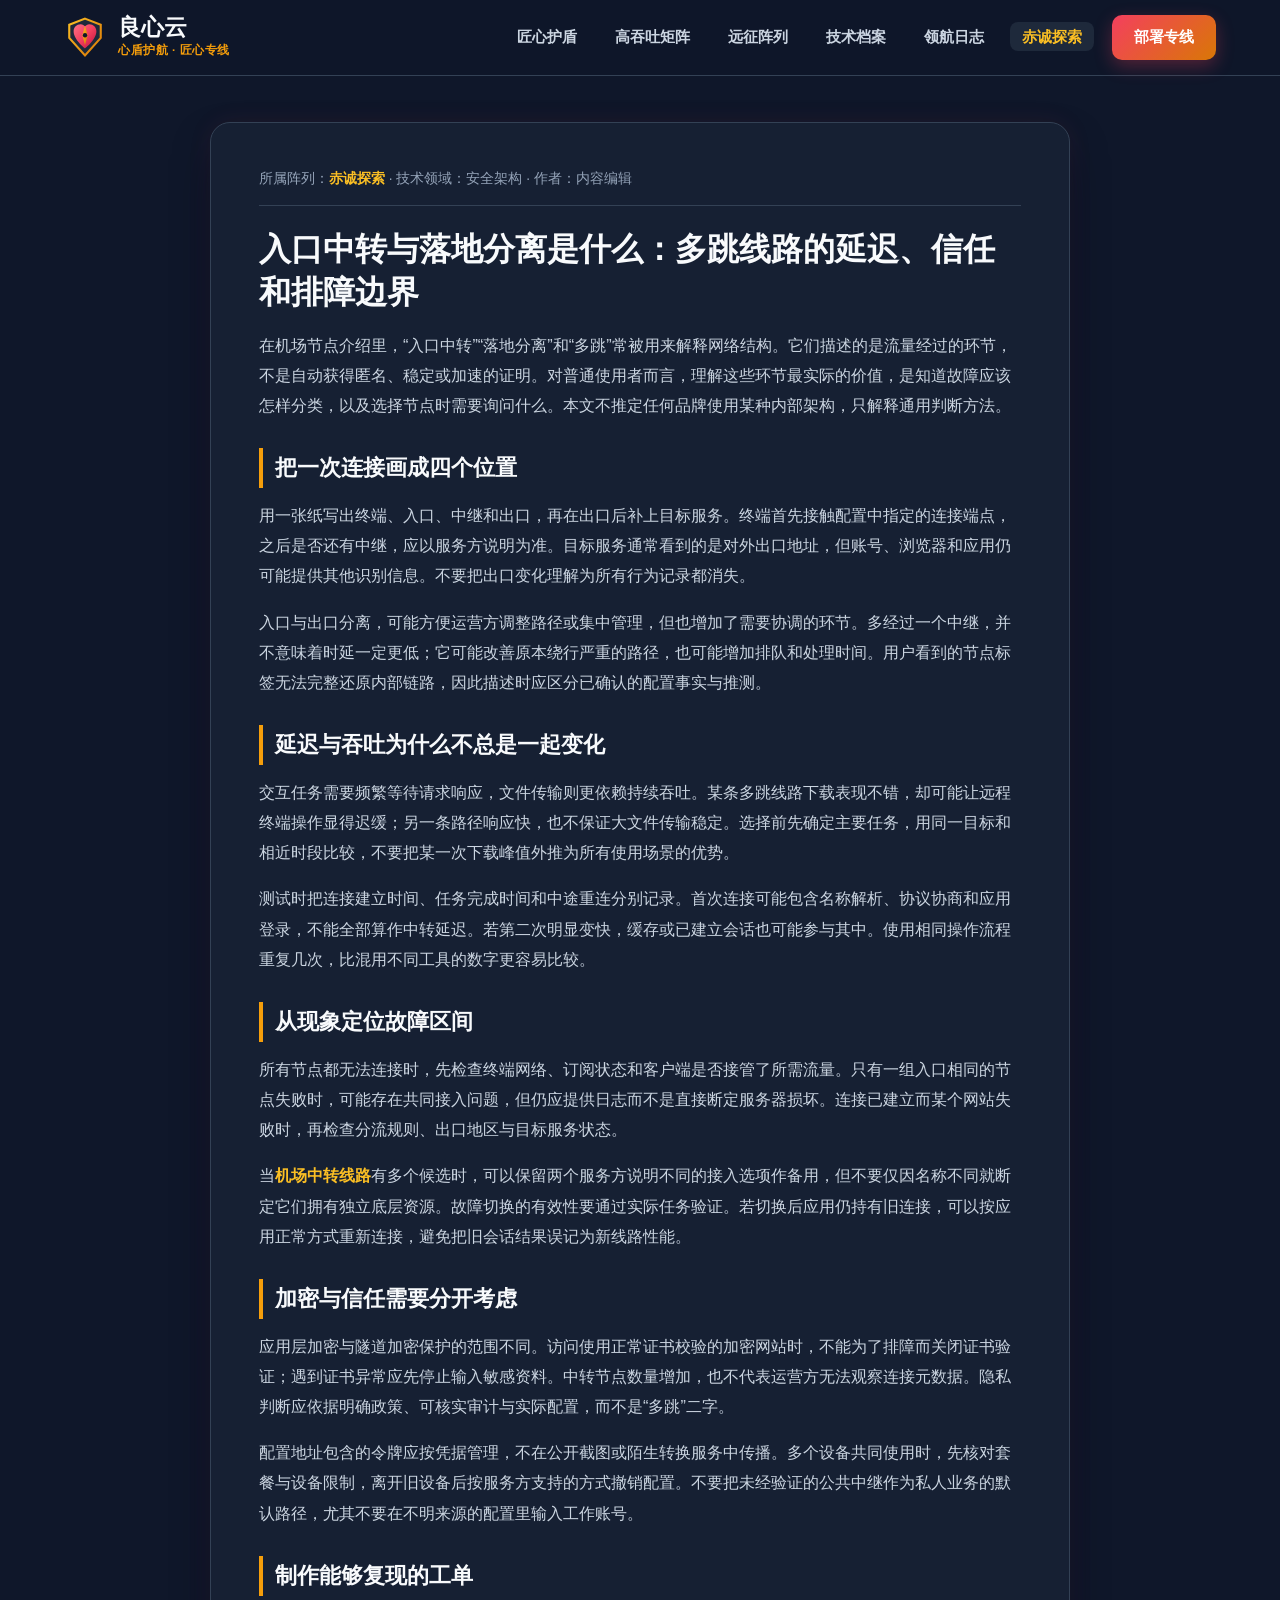
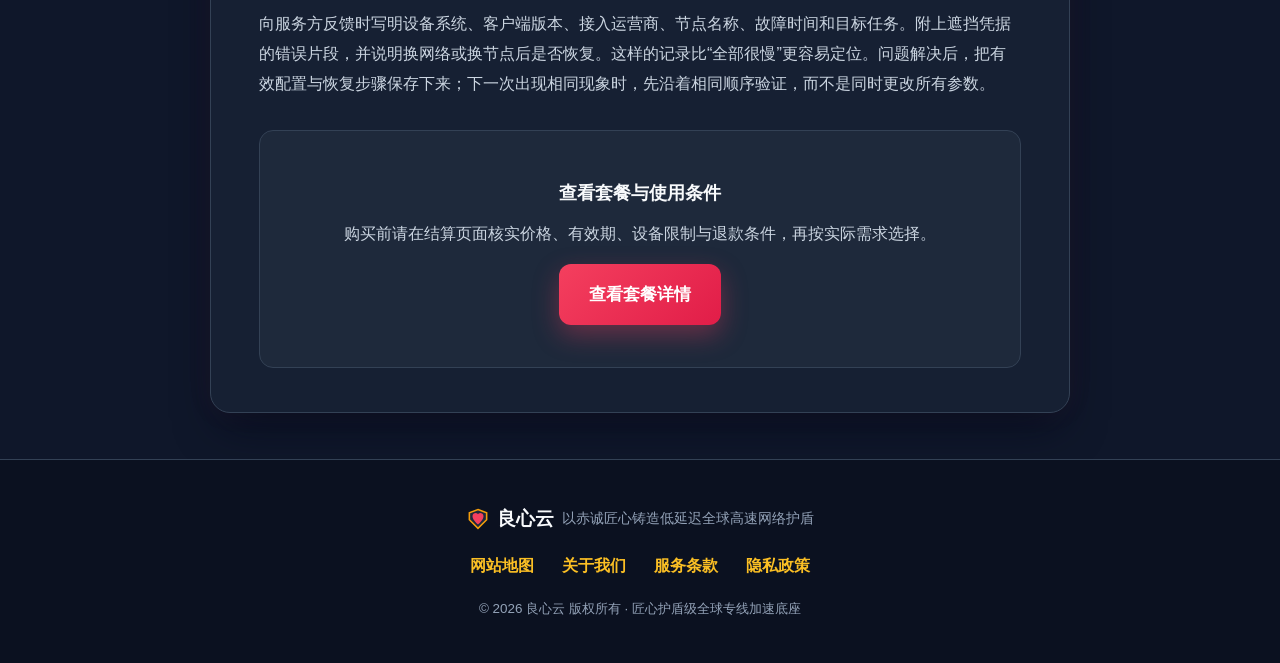
<file: multi-hop-relay-chain-security-architecture.html>
<!DOCTYPE html>
<html lang="zh-CN">
<head>
  <meta charset="UTF-8">
  <meta name="viewport" content="width=device-width, initial-scale=1.0">
  <title>入口中转与落地分离是什么：多跳线路的延迟、信任和排障边界｜良心云</title>
  <meta name="description" content="在机场节点介绍里，“入口中转”“落地分离”和“多跳”常被用来解释网络结构。它们描述的是流量经过的环节，不是自动获得匿名、稳定或加速的证明。对普通使用者而言，理解这些环节最实际的价值，是知道故障应该怎样分类，以及选择节点时">
  <link rel="canonical" href="https://liangxinyun.quest/multi-hop-relay-chain-security-architecture.html">
  <link rel="stylesheet" href="style.css">
</head>
<body>
  <header class="quest-header">
  <div class="deck-container deck-header-row">
    <a href="index.html" class="quest-brand" aria-label="良心云首页">
      <svg class="quest-logo-svg" viewBox="0 0 48 48" width="42" height="42" aria-hidden="true">
  <defs>
    <linearGradient id="shieldGoldGrad" x1="0%" y1="0%" x2="100%" y2="100%">
      <stop offset="0%" stop-color="#FBBF24"/>
      <stop offset="100%" stop-color="#D97706"/>
    </linearGradient>
    <linearGradient id="heartFlameGrad" x1="0%" y1="0%" x2="100%" y2="100%">
      <stop offset="0%" stop-color="#FB7185"/>
      <stop offset="50%" stop-color="#F43F5E"/>
      <stop offset="100%" stop-color="#BE123C"/>
    </linearGradient>
  </defs>
  <!-- Outer Shield Frame -->
  <polygon points="24,3 42,10 42,25 24,45 6,25 6,10" fill="#1E293B" stroke="url(#shieldGoldGrad)" stroke-width="2.4"/>
  <!-- Faceted Geometric Heart Crest -->
  <path d="M24 37C24 37 11 27.5 11 17.5C11 12.8 14.5 9.5 18.8 9.5C21.5 9.5 24 11.8 24 11.8C24 11.8 26.5 9.5 29.2 9.5C33.5 9.5 37 12.8 37 17.5C37 27.5 24 37 24 37Z" fill="url(#heartFlameGrad)"/>
  <!-- Golden Compass Needle Inside Heart -->
  <polygon points="24,11 27,22 24,33 21,22" fill="url(#shieldGoldGrad)"/>
  <circle cx="24" cy="22" r="2.5" fill="#0F172A"/>
</svg>
      <div class="quest-brand-meta">
        <span class="quest-brand-title">良心云</span>
        <span class="quest-brand-badge">心盾护航 · 匠心专线</span>
      </div>
    </a>
    <nav class="quest-nav" aria-label="主导航">
      <ul class="quest-nav-list">
        <li><a href="index.html#shield-armor" class="quest-nav-link">匠心护盾</a></li>
        <li><a href="index.html#throughput-matrix" class="quest-nav-link">高吞吐矩阵</a></li>
        <li><a href="index.html#expedition-tariffs" class="quest-nav-link">远征阵列</a></li>
        <li><a href="index.html#tech-dossier" class="quest-nav-link">技术档案</a></li>
        <li><a href="index.html#navigator-logs" class="quest-nav-link">领航日志</a></li>
        <li><a href="true-quest.html" class="quest-nav-link active-quest">赤诚探索</a></li>
      </ul>
      <a href="https://ww012.twilightaff.com/#/?code=A56DH1Af" rel="nofollow" target="_blank" class="quest-cta-btn">部署专线</a>
    </nav>
  </div>
</header>
  <main class="deck-container">
    <article class="quest-article-box">
      <div class="quest-article-meta">
        <span>所属阵列：<a href="true-quest.html">赤诚探索</a></span> · <span>技术领域：安全架构</span> · <span>作者：内容编辑</span>
      </div>
      <h1>入口中转与落地分离是什么：多跳线路的延迟、信任和排障边界</h1>
      

<p>在机场节点介绍里，“入口中转”“落地分离”和“多跳”常被用来解释网络结构。它们描述的是流量经过的环节，不是自动获得匿名、稳定或加速的证明。对普通使用者而言，理解这些环节最实际的价值，是知道故障应该怎样分类，以及选择节点时需要询问什么。本文不推定任何品牌使用某种内部架构，只解释通用判断方法。</p>
<h2>把一次连接画成四个位置</h2>
<p>用一张纸写出终端、入口、中继和出口，再在出口后补上目标服务。终端首先接触配置中指定的连接端点，之后是否还有中继，应以服务方说明为准。目标服务通常看到的是对外出口地址，但账号、浏览器和应用仍可能提供其他识别信息。不要把出口变化理解为所有行为记录都消失。</p>
<p>入口与出口分离，可能方便运营方调整路径或集中管理，但也增加了需要协调的环节。多经过一个中继，并不意味着时延一定更低；它可能改善原本绕行严重的路径，也可能增加排队和处理时间。用户看到的节点标签无法完整还原内部链路，因此描述时应区分已确认的配置事实与推测。</p>
<h2>延迟与吞吐为什么不总是一起变化</h2>
<p>交互任务需要频繁等待请求响应，文件传输则更依赖持续吞吐。某条多跳线路下载表现不错，却可能让远程终端操作显得迟缓；另一条路径响应快，也不保证大文件传输稳定。选择前先确定主要任务，用同一目标和相近时段比较，不要把某一次下载峰值外推为所有使用场景的优势。</p>
<p>测试时把连接建立时间、任务完成时间和中途重连分别记录。首次连接可能包含名称解析、协议协商和应用登录，不能全部算作中转延迟。若第二次明显变快，缓存或已建立会话也可能参与其中。使用相同操作流程重复几次，比混用不同工具的数字更容易比较。</p>
<h2>从现象定位故障区间</h2>
<p>所有节点都无法连接时，先检查终端网络、订阅状态和客户端是否接管了所需流量。只有一组入口相同的节点失败时，可能存在共同接入问题，但仍应提供日志而不是直接断定服务器损坏。连接已建立而某个网站失败时，再检查分流规则、出口地区与目标服务状态。</p>
<p>当<a href="https://jichangtuijan.top/">机场中转线路</a>有多个候选时，可以保留两个服务方说明不同的接入选项作备用，但不要仅因名称不同就断定它们拥有独立底层资源。故障切换的有效性要通过实际任务验证。若切换后应用仍持有旧连接，可以按应用正常方式重新连接，避免把旧会话结果误记为新线路性能。</p>
<h2>加密与信任需要分开考虑</h2>
<p>应用层加密与隧道加密保护的范围不同。访问使用正常证书校验的加密网站时，不能为了排障而关闭证书验证；遇到证书异常应先停止输入敏感资料。中转节点数量增加，也不代表运营方无法观察连接元数据。隐私判断应依据明确政策、可核实审计与实际配置，而不是“多跳”二字。</p>
<p>配置地址包含的令牌应按凭据管理，不在公开截图或陌生转换服务中传播。多个设备共同使用时，先核对套餐与设备限制，离开旧设备后按服务方支持的方式撤销配置。不要把未经验证的公共中继作为私人业务的默认路径，尤其不要在不明来源的配置里输入工作账号。</p>
<h2>制作能够复现的工单</h2>
<p>向服务方反馈时写明设备系统、客户端版本、接入运营商、节点名称、故障时间和目标任务。附上遮挡凭据的错误片段，并说明换网络或换节点后是否恢复。这样的记录比“全部很慢”更容易定位。问题解决后，把有效配置与恢复步骤保存下来；下一次出现相同现象时，先沿着相同顺序验证，而不是同时更改所有参数。</p>
<div class="quest-cta-banner">
        <h3>查看套餐与使用条件</h3>
        <p>购买前请在结算页面核实价格、有效期、设备限制与退款条件，再按实际需求选择。</p>
        <p style="margin-top:14px;">
          <a href="https://ww012.twilightaff.com/#/?code=A56DH1Af" rel="nofollow" target="_blank" class="btn-flame-primary">查看套餐详情</a>
        </p>
      </div>
    </article>
  </main>
  <footer class="quest-footer">
  <div class="deck-container footer-deck">
    <div class="footer-crest-line">
      <svg viewBox="0 0 28 28" width="22" height="22" aria-hidden="true">
        <polygon points="14,2 25,6 25,15 14,26 3,15 3,6" fill="#1E293B" stroke="#F59E0B" stroke-width="2"/>
        <path d="M14 21C14 21 7 15.5 7 10.5C7 8 9 6.5 11.2 6.5C12.7 6.5 14 8 14 8C14 8 15.3 6.5 16.8 6.5C19 6.5 21 8 21 10.5C21 15.5 14 21 14 21Z" fill="#F43F5E"/>
      </svg>
      <span class="footer-title-strong">良心云</span>
      <span class="footer-sub-motto">以赤诚匠心铸造低延迟全球高速网络护盾</span>
    </div>
    <nav class="footer-quad-links" aria-label="页脚导航">
      <a href="sitemap.html">网站地图</a>
      <a href="about.html">关于我们</a>
      <a href="terms.html">服务条款</a>
      <a href="privacy.html">隐私政策</a>
    </nav>
    <p class="footer-copyright">© 2026 良心云 版权所有 · 匠心护盾级全球专线加速底座</p>
  </div>
</footer>
</body>
</html>
</file>
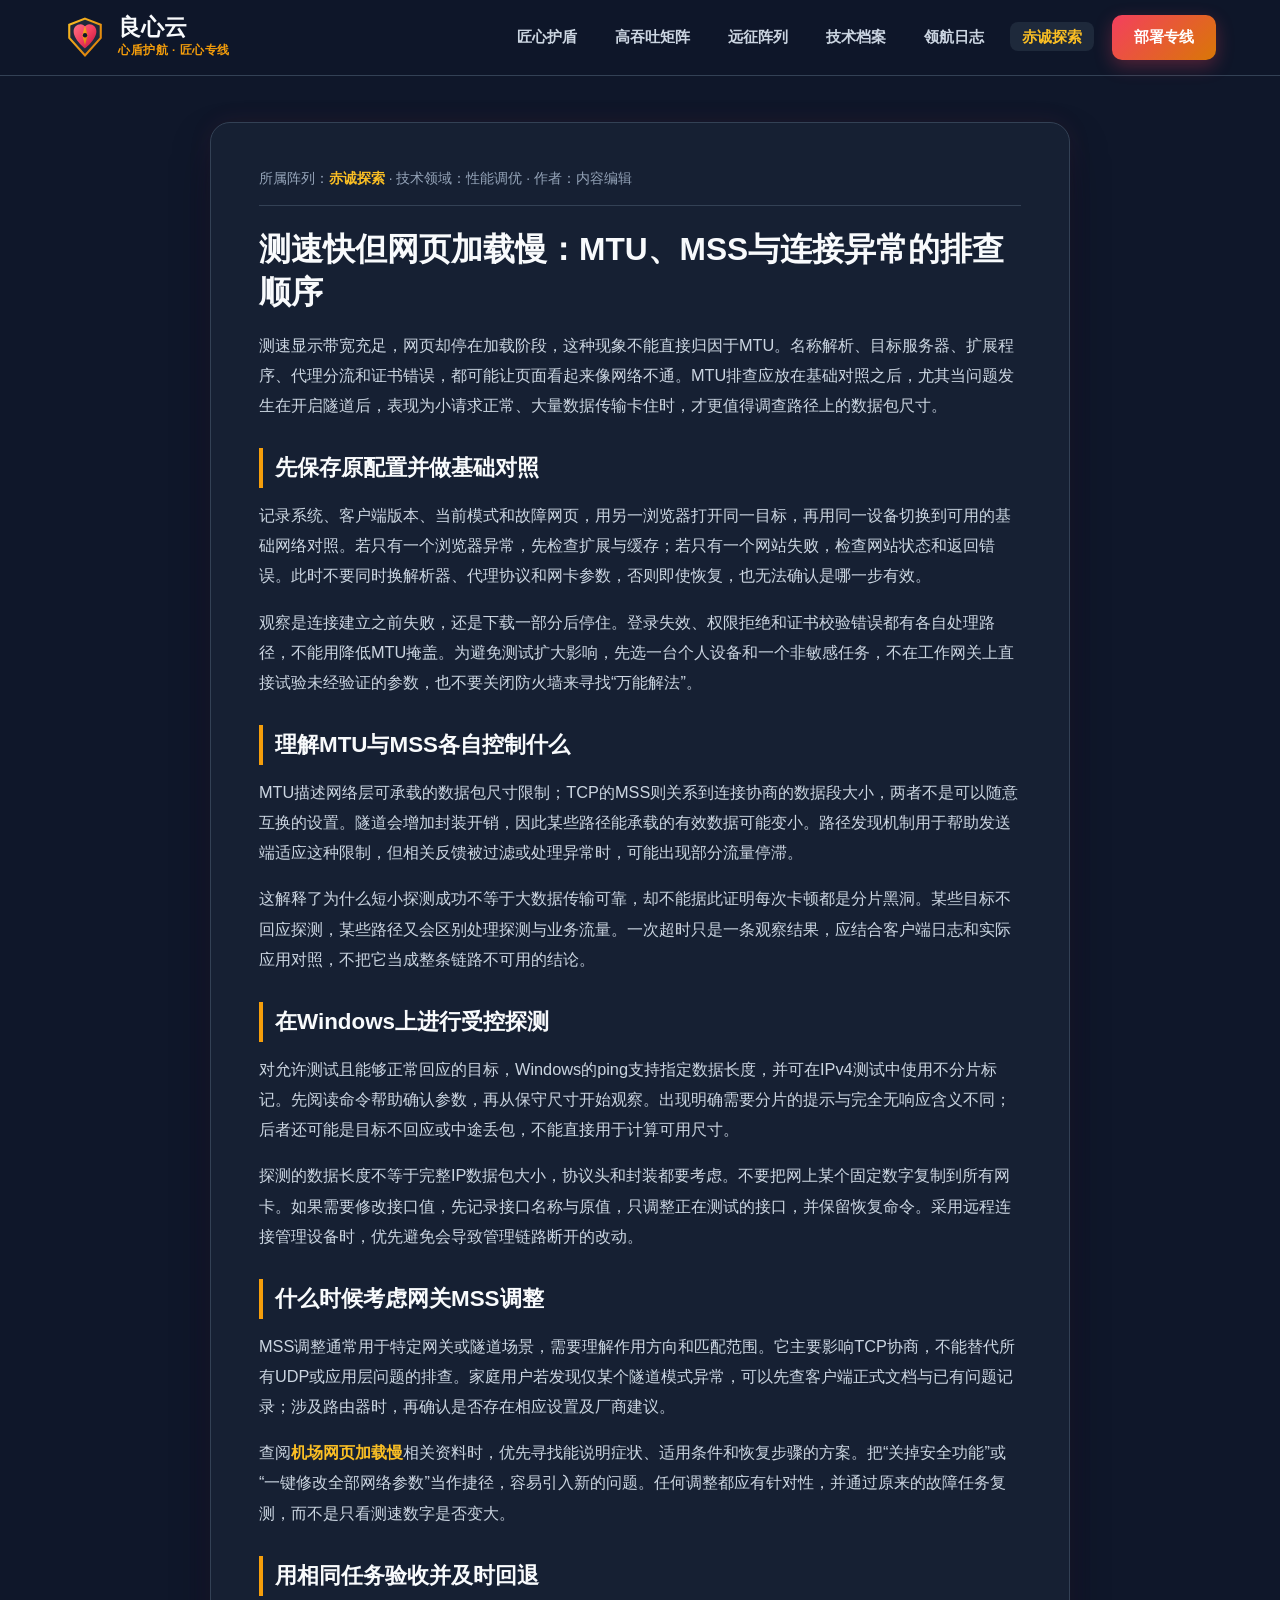
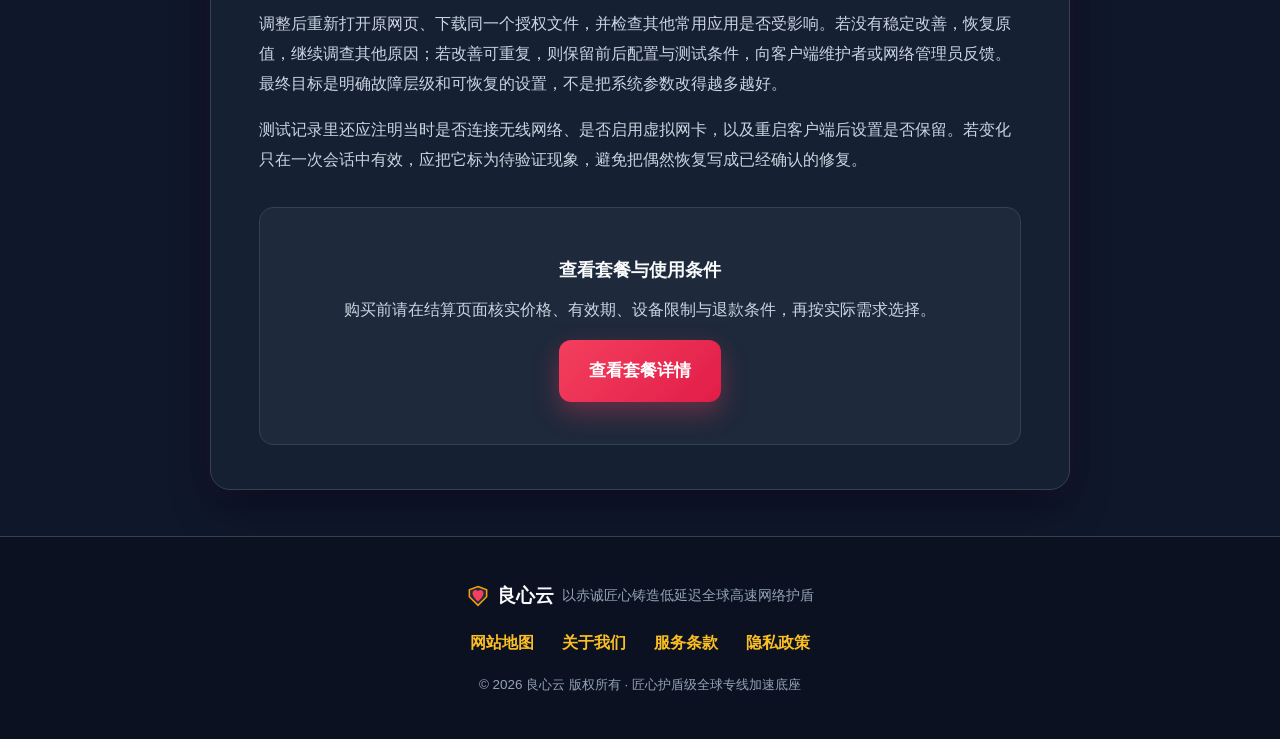
<file: network-mtu-mss-clamping-speed-recovery.html>
<!DOCTYPE html>
<html lang="zh-CN">
<head>
  <meta charset="UTF-8">
  <meta name="viewport" content="width=device-width, initial-scale=1.0">
  <title>测速快但网页加载慢：MTU、MSS与连接异常的排查顺序｜良心云</title>
  <meta name="description" content="测速显示带宽充足，网页却停在加载阶段，这种现象不能直接归因于MTU。名称解析、目标服务器、扩展程序、代理分流和证书错误，都可能让页面看起来像网络不通。MTU排查应放在基础对照之后，尤其当问题发生在开启隧道后，表现为小请求">
  <link rel="canonical" href="https://liangxinyun.quest/network-mtu-mss-clamping-speed-recovery.html">
  <link rel="stylesheet" href="style.css">
</head>
<body>
  <header class="quest-header">
  <div class="deck-container deck-header-row">
    <a href="index.html" class="quest-brand" aria-label="良心云首页">
      <svg class="quest-logo-svg" viewBox="0 0 48 48" width="42" height="42" aria-hidden="true">
  <defs>
    <linearGradient id="shieldGoldGrad" x1="0%" y1="0%" x2="100%" y2="100%">
      <stop offset="0%" stop-color="#FBBF24"/>
      <stop offset="100%" stop-color="#D97706"/>
    </linearGradient>
    <linearGradient id="heartFlameGrad" x1="0%" y1="0%" x2="100%" y2="100%">
      <stop offset="0%" stop-color="#FB7185"/>
      <stop offset="50%" stop-color="#F43F5E"/>
      <stop offset="100%" stop-color="#BE123C"/>
    </linearGradient>
  </defs>
  <!-- Outer Shield Frame -->
  <polygon points="24,3 42,10 42,25 24,45 6,25 6,10" fill="#1E293B" stroke="url(#shieldGoldGrad)" stroke-width="2.4"/>
  <!-- Faceted Geometric Heart Crest -->
  <path d="M24 37C24 37 11 27.5 11 17.5C11 12.8 14.5 9.5 18.8 9.5C21.5 9.5 24 11.8 24 11.8C24 11.8 26.5 9.5 29.2 9.5C33.5 9.5 37 12.8 37 17.5C37 27.5 24 37 24 37Z" fill="url(#heartFlameGrad)"/>
  <!-- Golden Compass Needle Inside Heart -->
  <polygon points="24,11 27,22 24,33 21,22" fill="url(#shieldGoldGrad)"/>
  <circle cx="24" cy="22" r="2.5" fill="#0F172A"/>
</svg>
      <div class="quest-brand-meta">
        <span class="quest-brand-title">良心云</span>
        <span class="quest-brand-badge">心盾护航 · 匠心专线</span>
      </div>
    </a>
    <nav class="quest-nav" aria-label="主导航">
      <ul class="quest-nav-list">
        <li><a href="index.html#shield-armor" class="quest-nav-link">匠心护盾</a></li>
        <li><a href="index.html#throughput-matrix" class="quest-nav-link">高吞吐矩阵</a></li>
        <li><a href="index.html#expedition-tariffs" class="quest-nav-link">远征阵列</a></li>
        <li><a href="index.html#tech-dossier" class="quest-nav-link">技术档案</a></li>
        <li><a href="index.html#navigator-logs" class="quest-nav-link">领航日志</a></li>
        <li><a href="true-quest.html" class="quest-nav-link active-quest">赤诚探索</a></li>
      </ul>
      <a href="https://ww012.twilightaff.com/#/?code=A56DH1Af" rel="nofollow" target="_blank" class="quest-cta-btn">部署专线</a>
    </nav>
  </div>
</header>
  <main class="deck-container">
    <article class="quest-article-box">
      <div class="quest-article-meta">
        <span>所属阵列：<a href="true-quest.html">赤诚探索</a></span> · <span>技术领域：性能调优</span> · <span>作者：内容编辑</span>
      </div>
      <h1>测速快但网页加载慢：MTU、MSS与连接异常的排查顺序</h1>
      

<p>测速显示带宽充足，网页却停在加载阶段，这种现象不能直接归因于MTU。名称解析、目标服务器、扩展程序、代理分流和证书错误，都可能让页面看起来像网络不通。MTU排查应放在基础对照之后，尤其当问题发生在开启隧道后，表现为小请求正常、大量数据传输卡住时，才更值得调查路径上的数据包尺寸。</p>
<h2>先保存原配置并做基础对照</h2>
<p>记录系统、客户端版本、当前模式和故障网页，用另一浏览器打开同一目标，再用同一设备切换到可用的基础网络对照。若只有一个浏览器异常，先检查扩展与缓存；若只有一个网站失败，检查网站状态和返回错误。此时不要同时换解析器、代理协议和网卡参数，否则即使恢复，也无法确认是哪一步有效。</p>
<p>观察是连接建立之前失败，还是下载一部分后停住。登录失效、权限拒绝和证书校验错误都有各自处理路径，不能用降低MTU掩盖。为避免测试扩大影响，先选一台个人设备和一个非敏感任务，不在工作网关上直接试验未经验证的参数，也不要关闭防火墙来寻找“万能解法”。</p>
<h2>理解MTU与MSS各自控制什么</h2>
<p>MTU描述网络层可承载的数据包尺寸限制；TCP的MSS则关系到连接协商的数据段大小，两者不是可以随意互换的设置。隧道会增加封装开销，因此某些路径能承载的有效数据可能变小。路径发现机制用于帮助发送端适应这种限制，但相关反馈被过滤或处理异常时，可能出现部分流量停滞。</p>
<p>这解释了为什么短小探测成功不等于大数据传输可靠，却不能据此证明每次卡顿都是分片黑洞。某些目标不回应探测，某些路径又会区别处理探测与业务流量。一次超时只是一条观察结果，应结合客户端日志和实际应用对照，不把它当成整条链路不可用的结论。</p>
<h2>在Windows上进行受控探测</h2>
<p>对允许测试且能够正常回应的目标，Windows的ping支持指定数据长度，并可在IPv4测试中使用不分片标记。先阅读命令帮助确认参数，再从保守尺寸开始观察。出现明确需要分片的提示与完全无响应含义不同；后者还可能是目标不回应或中途丢包，不能直接用于计算可用尺寸。</p>
<p>探测的数据长度不等于完整IP数据包大小，协议头和封装都要考虑。不要把网上某个固定数字复制到所有网卡。如果需要修改接口值，先记录接口名称与原值，只调整正在测试的接口，并保留恢复命令。采用远程连接管理设备时，优先避免会导致管理链路断开的改动。</p>
<h2>什么时候考虑网关MSS调整</h2>
<p>MSS调整通常用于特定网关或隧道场景，需要理解作用方向和匹配范围。它主要影响TCP协商，不能替代所有UDP或应用层问题的排查。家庭用户若发现仅某个隧道模式异常，可以先查客户端正式文档与已有问题记录；涉及路由器时，再确认是否存在相应设置及厂商建议。</p>
<p>查阅<a href="https://jichangtuijan.top/">机场网页加载慢</a>相关资料时，优先寻找能说明症状、适用条件和恢复步骤的方案。把“关掉安全功能”或“一键修改全部网络参数”当作捷径，容易引入新的问题。任何调整都应有针对性，并通过原来的故障任务复测，而不是只看测速数字是否变大。</p>
<h2>用相同任务验收并及时回退</h2>
<p>调整后重新打开原网页、下载同一个授权文件，并检查其他常用应用是否受影响。若没有稳定改善，恢复原值，继续调查其他原因；若改善可重复，则保留前后配置与测试条件，向客户端维护者或网络管理员反馈。最终目标是明确故障层级和可恢复的设置，不是把系统参数改得越多越好。</p><p>测试记录里还应注明当时是否连接无线网络、是否启用虚拟网卡，以及重启客户端后设置是否保留。若变化只在一次会话中有效，应把它标为待验证现象，避免把偶然恢复写成已经确认的修复。</p>
<div class="quest-cta-banner">
        <h3>查看套餐与使用条件</h3>
        <p>购买前请在结算页面核实价格、有效期、设备限制与退款条件，再按实际需求选择。</p>
        <p style="margin-top:14px;">
          <a href="https://ww012.twilightaff.com/#/?code=A56DH1Af" rel="nofollow" target="_blank" class="btn-flame-primary">查看套餐详情</a>
        </p>
      </div>
    </article>
  </main>
  <footer class="quest-footer">
  <div class="deck-container footer-deck">
    <div class="footer-crest-line">
      <svg viewBox="0 0 28 28" width="22" height="22" aria-hidden="true">
        <polygon points="14,2 25,6 25,15 14,26 3,15 3,6" fill="#1E293B" stroke="#F59E0B" stroke-width="2"/>
        <path d="M14 21C14 21 7 15.5 7 10.5C7 8 9 6.5 11.2 6.5C12.7 6.5 14 8 14 8C14 8 15.3 6.5 16.8 6.5C19 6.5 21 8 21 10.5C21 15.5 14 21 14 21Z" fill="#F43F5E"/>
      </svg>
      <span class="footer-title-strong">良心云</span>
      <span class="footer-sub-motto">以赤诚匠心铸造低延迟全球高速网络护盾</span>
    </div>
    <nav class="footer-quad-links" aria-label="页脚导航">
      <a href="sitemap.html">网站地图</a>
      <a href="about.html">关于我们</a>
      <a href="terms.html">服务条款</a>
      <a href="privacy.html">隐私政策</a>
    </nav>
    <p class="footer-copyright">© 2026 良心云 版权所有 · 匠心护盾级全球专线加速底座</p>
  </div>
</footer>
</body>
</html>
</file>
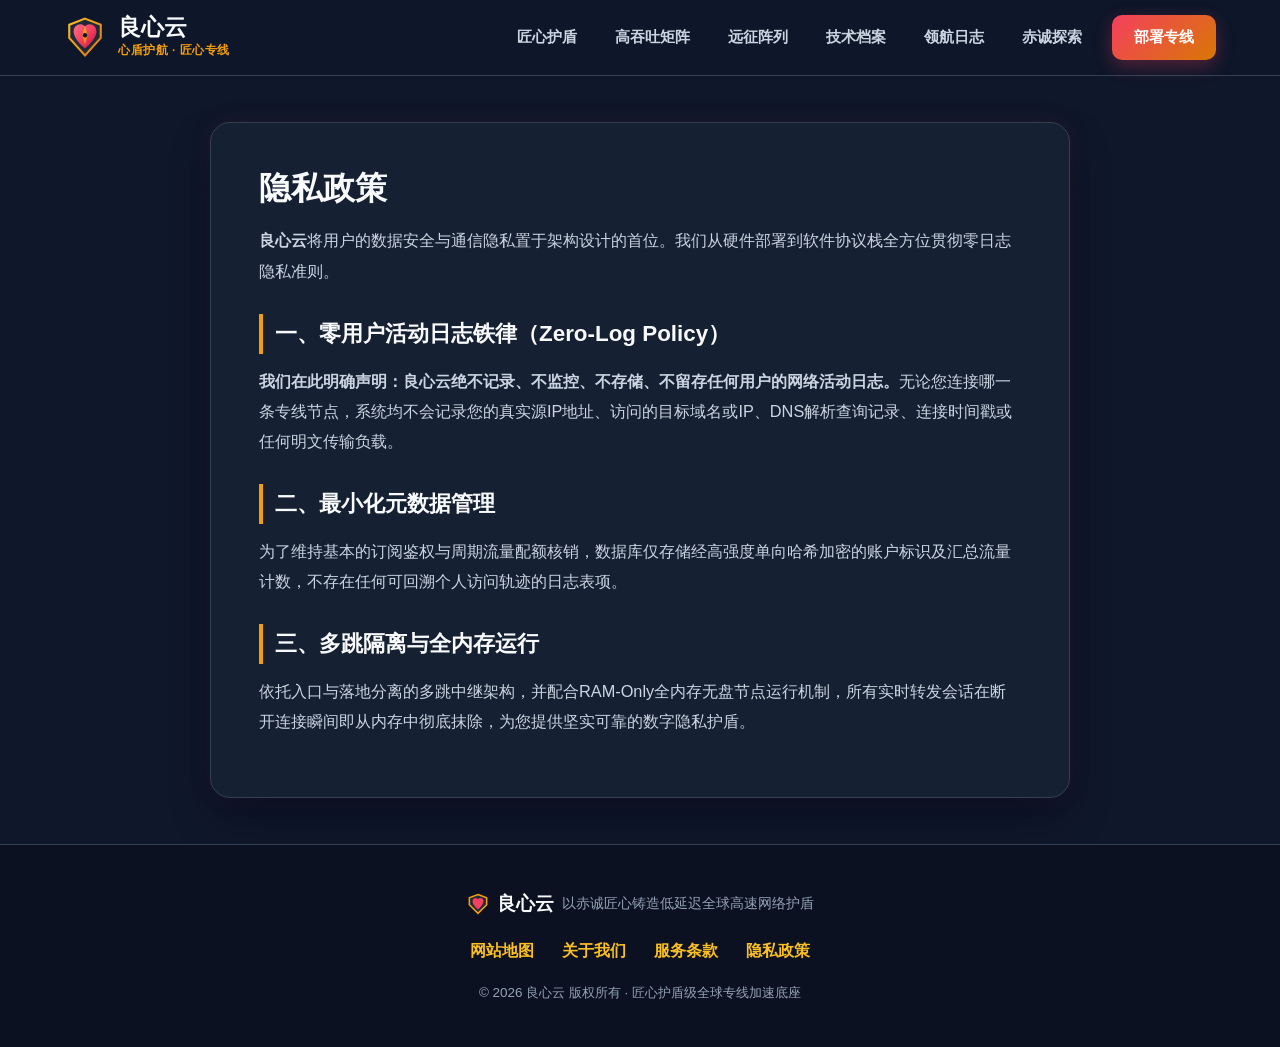
<file: privacy.html>
<!DOCTYPE html>
<html lang="zh-CN">
<head>
  <meta charset="UTF-8">
  <meta name="viewport" content="width=device-width, initial-scale=1.0">
  <title>隐私政策 - 良心云</title>
  <meta name="description" content="良心云隐私政策：全网无盘内存运行，严格执行零用户活动日志策略。">
  <link rel="canonical" href="https://liangxinyun.quest/privacy.html">
  <link rel="stylesheet" href="style.css">
</head>
<body>
  <header class="quest-header">
  <div class="deck-container deck-header-row">
    <a href="index.html" class="quest-brand" aria-label="良心云首页">
      <svg class="quest-logo-svg" viewBox="0 0 48 48" width="42" height="42" aria-hidden="true">
  <defs>
    <linearGradient id="shieldGoldGrad" x1="0%" y1="0%" x2="100%" y2="100%">
      <stop offset="0%" stop-color="#FBBF24"/>
      <stop offset="100%" stop-color="#D97706"/>
    </linearGradient>
    <linearGradient id="heartFlameGrad" x1="0%" y1="0%" x2="100%" y2="100%">
      <stop offset="0%" stop-color="#FB7185"/>
      <stop offset="50%" stop-color="#F43F5E"/>
      <stop offset="100%" stop-color="#BE123C"/>
    </linearGradient>
  </defs>
  <!-- Outer Shield Frame -->
  <polygon points="24,3 42,10 42,25 24,45 6,25 6,10" fill="#1E293B" stroke="url(#shieldGoldGrad)" stroke-width="2.4"/>
  <!-- Faceted Geometric Heart Crest -->
  <path d="M24 37C24 37 11 27.5 11 17.5C11 12.8 14.5 9.5 18.8 9.5C21.5 9.5 24 11.8 24 11.8C24 11.8 26.5 9.5 29.2 9.5C33.5 9.5 37 12.8 37 17.5C37 27.5 24 37 24 37Z" fill="url(#heartFlameGrad)"/>
  <!-- Golden Compass Needle Inside Heart -->
  <polygon points="24,11 27,22 24,33 21,22" fill="url(#shieldGoldGrad)"/>
  <circle cx="24" cy="22" r="2.5" fill="#0F172A"/>
</svg>
      <div class="quest-brand-meta">
        <span class="quest-brand-title">良心云</span>
        <span class="quest-brand-badge">心盾护航 · 匠心专线</span>
      </div>
    </a>
    <nav class="quest-nav" aria-label="主导航">
      <ul class="quest-nav-list">
        <li><a href="index.html#shield-armor" class="quest-nav-link">匠心护盾</a></li>
        <li><a href="index.html#throughput-matrix" class="quest-nav-link">高吞吐矩阵</a></li>
        <li><a href="index.html#expedition-tariffs" class="quest-nav-link">远征阵列</a></li>
        <li><a href="index.html#tech-dossier" class="quest-nav-link">技术档案</a></li>
        <li><a href="index.html#navigator-logs" class="quest-nav-link">领航日志</a></li>
        <li><a href="true-quest.html" class="quest-nav-link ">赤诚探索</a></li>
      </ul>
      <a href="https://ww012.twilightaff.com/#/?code=A56DH1Af" rel="nofollow" target="_blank" class="quest-cta-btn">部署专线</a>
    </nav>
  </div>
</header>
  <main class="deck-container">
    <article class="quest-article-box">
      <h1>隐私政策</h1>
      <p><strong>良心云</strong>将用户的数据安全与通信隐私置于架构设计的首位。我们从硬件部署到软件协议栈全方位贯彻零日志隐私准则。</p>
      <h2>一、零用户活动日志铁律（Zero-Log Policy）</h2>
      <p><strong>我们在此明确声明：良心云绝不记录、不监控、不存储、不留存任何用户的网络活动日志。</strong>无论您连接哪一条专线节点，系统均不会记录您的真实源IP地址、访问的目标域名或IP、DNS解析查询记录、连接时间戳或任何明文传输负载。</p>
      <h2>二、最小化元数据管理</h2>
      <p>为了维持基本的订阅鉴权与周期流量配额核销，数据库仅存储经高强度单向哈希加密的账户标识及汇总流量计数，不存在任何可回溯个人访问轨迹的日志表项。</p>
      <h2>三、多跳隔离与全内存运行</h2>
      <p>依托入口与落地分离的多跳中继架构，并配合RAM-Only全内存无盘节点运行机制，所有实时转发会话在断开连接瞬间即从内存中彻底抹除，为您提供坚实可靠的数字隐私护盾。</p>
    </article>
  </main>
  <footer class="quest-footer">
  <div class="deck-container footer-deck">
    <div class="footer-crest-line">
      <svg viewBox="0 0 28 28" width="22" height="22" aria-hidden="true">
        <polygon points="14,2 25,6 25,15 14,26 3,15 3,6" fill="#1E293B" stroke="#F59E0B" stroke-width="2"/>
        <path d="M14 21C14 21 7 15.5 7 10.5C7 8 9 6.5 11.2 6.5C12.7 6.5 14 8 14 8C14 8 15.3 6.5 16.8 6.5C19 6.5 21 8 21 10.5C21 15.5 14 21 14 21Z" fill="#F43F5E"/>
      </svg>
      <span class="footer-title-strong">良心云</span>
      <span class="footer-sub-motto">以赤诚匠心铸造低延迟全球高速网络护盾</span>
    </div>
    <nav class="footer-quad-links" aria-label="页脚导航">
      <a href="sitemap.html">网站地图</a>
      <a href="about.html">关于我们</a>
      <a href="terms.html">服务条款</a>
      <a href="privacy.html">隐私政策</a>
    </nav>
    <p class="footer-copyright">© 2026 良心云 版权所有 · 匠心护盾级全球专线加速底座</p>
  </div>
</footer>
</body>
</html>
</file>
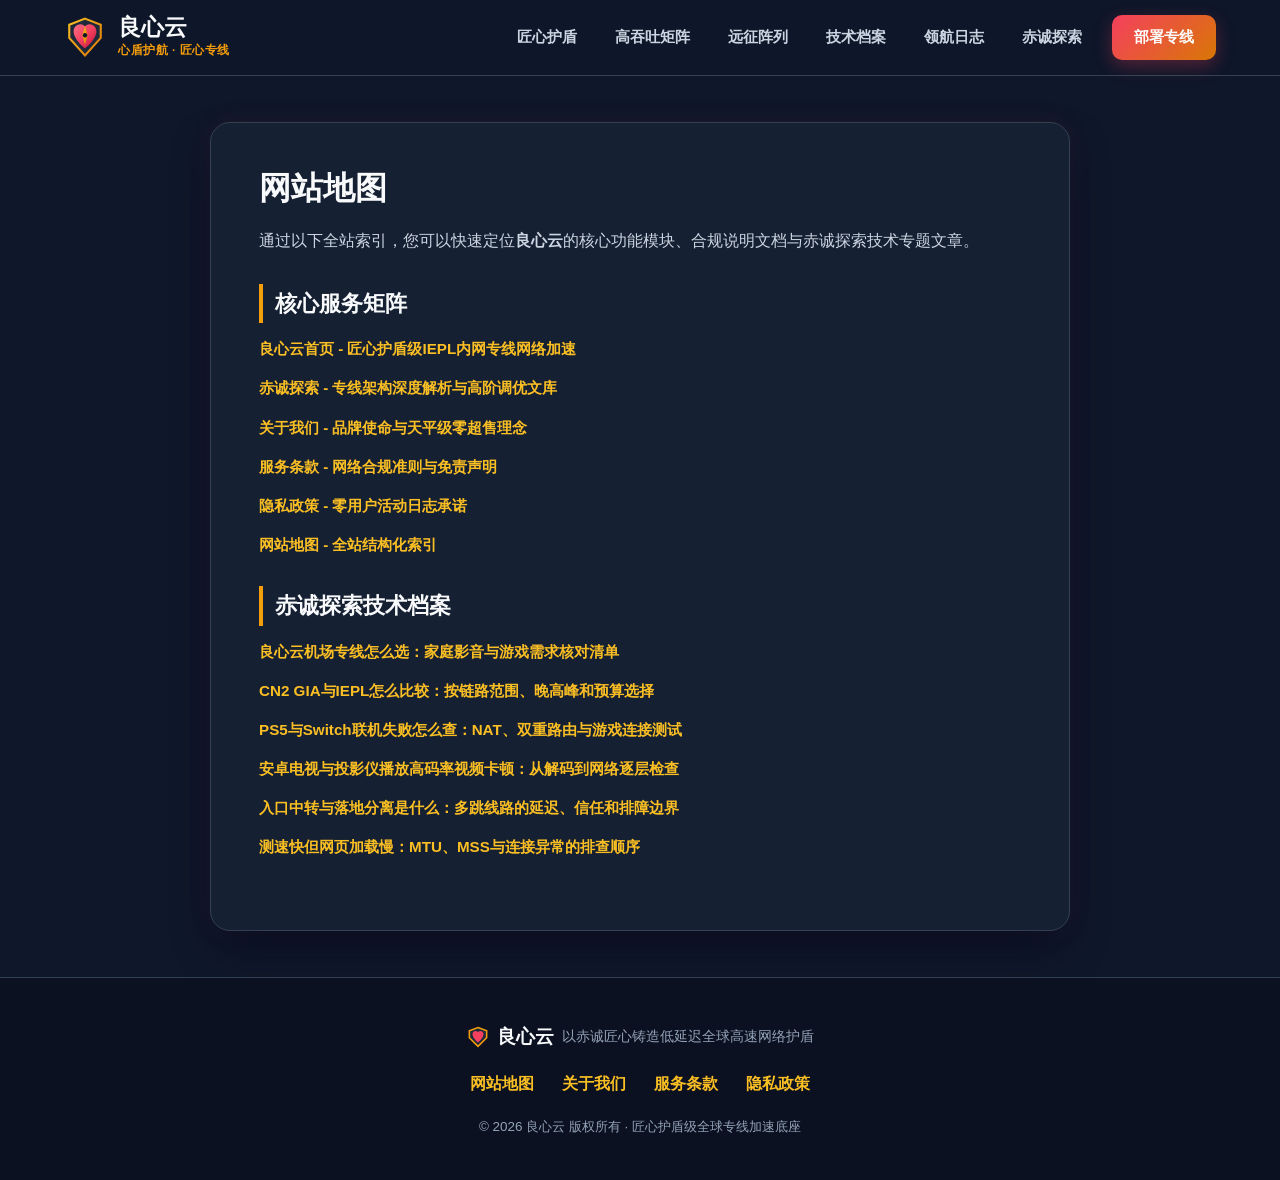
<file: sitemap.html>
<!DOCTYPE html>
<html lang="zh-CN">
<head>
  <meta charset="UTF-8">
  <meta name="viewport" content="width=device-width, initial-scale=1.0">
  <title>网站地图 - 良心云</title>
  <meta name="description" content="良心云全站页面导航与赤诚探索专栏技术档案索引地图。">
  <link rel="canonical" href="https://liangxinyun.quest/sitemap.html">
  <link rel="stylesheet" href="style.css">
</head>
<body>
  <header class="quest-header">
  <div class="deck-container deck-header-row">
    <a href="index.html" class="quest-brand" aria-label="良心云首页">
      <svg class="quest-logo-svg" viewBox="0 0 48 48" width="42" height="42" aria-hidden="true">
  <defs>
    <linearGradient id="shieldGoldGrad" x1="0%" y1="0%" x2="100%" y2="100%">
      <stop offset="0%" stop-color="#FBBF24"/>
      <stop offset="100%" stop-color="#D97706"/>
    </linearGradient>
    <linearGradient id="heartFlameGrad" x1="0%" y1="0%" x2="100%" y2="100%">
      <stop offset="0%" stop-color="#FB7185"/>
      <stop offset="50%" stop-color="#F43F5E"/>
      <stop offset="100%" stop-color="#BE123C"/>
    </linearGradient>
  </defs>
  <!-- Outer Shield Frame -->
  <polygon points="24,3 42,10 42,25 24,45 6,25 6,10" fill="#1E293B" stroke="url(#shieldGoldGrad)" stroke-width="2.4"/>
  <!-- Faceted Geometric Heart Crest -->
  <path d="M24 37C24 37 11 27.5 11 17.5C11 12.8 14.5 9.5 18.8 9.5C21.5 9.5 24 11.8 24 11.8C24 11.8 26.5 9.5 29.2 9.5C33.5 9.5 37 12.8 37 17.5C37 27.5 24 37 24 37Z" fill="url(#heartFlameGrad)"/>
  <!-- Golden Compass Needle Inside Heart -->
  <polygon points="24,11 27,22 24,33 21,22" fill="url(#shieldGoldGrad)"/>
  <circle cx="24" cy="22" r="2.5" fill="#0F172A"/>
</svg>
      <div class="quest-brand-meta">
        <span class="quest-brand-title">良心云</span>
        <span class="quest-brand-badge">心盾护航 · 匠心专线</span>
      </div>
    </a>
    <nav class="quest-nav" aria-label="主导航">
      <ul class="quest-nav-list">
        <li><a href="index.html#shield-armor" class="quest-nav-link">匠心护盾</a></li>
        <li><a href="index.html#throughput-matrix" class="quest-nav-link">高吞吐矩阵</a></li>
        <li><a href="index.html#expedition-tariffs" class="quest-nav-link">远征阵列</a></li>
        <li><a href="index.html#tech-dossier" class="quest-nav-link">技术档案</a></li>
        <li><a href="index.html#navigator-logs" class="quest-nav-link">领航日志</a></li>
        <li><a href="true-quest.html" class="quest-nav-link ">赤诚探索</a></li>
      </ul>
      <a href="https://ww012.twilightaff.com/#/?code=A56DH1Af" rel="nofollow" target="_blank" class="quest-cta-btn">部署专线</a>
    </nav>
  </div>
</header>
  <main class="deck-container">
    <article class="quest-article-box">
      <h1>网站地图</h1>
      <p>通过以下全站索引，您可以快速定位<strong>良心云</strong>的核心功能模块、合规说明文档与赤诚探索技术专题文章。</p>
      <h2>核心服务矩阵</h2>
      <ul class="tariff-specs">
        <li><a href="index.html">良心云首页 - 匠心护盾级IEPL内网专线网络加速</a></li>
        <li><a href="true-quest.html">赤诚探索 - 专线架构深度解析与高阶调优文库</a></li>
        <li><a href="about.html">关于我们 - 品牌使命与天平级零超售理念</a></li>
        <li><a href="terms.html">服务条款 - 网络合规准则与免责声明</a></li>
        <li><a href="privacy.html">隐私政策 - 零用户活动日志承诺</a></li>
        <li><a href="sitemap.html">网站地图 - 全站结构化索引</a></li>
      </ul>
      <h2>赤诚探索技术档案</h2>
      <ul class="tariff-specs">
        <li><a href="liangxinyun-dedicated-backbone-quest-report.html">良心云机场专线怎么选：家庭影音与游戏需求核对清单</a></li><li><a href="cn2-gia-vs-iepl-backbone-route-comparison.html">CN2 GIA与IEPL怎么比较：按链路范围、晚高峰和预算选择</a></li><li><a href="steam-ps5-nintendo-switch-nat-type-unlock.html">PS5与Switch联机失败怎么查：NAT、双重路由与游戏连接测试</a></li><li><a href="android-tv-projector-4k-remux-streaming.html">安卓电视与投影仪播放高码率视频卡顿：从解码到网络逐层检查</a></li><li><a href="multi-hop-relay-chain-security-architecture.html">入口中转与落地分离是什么：多跳线路的延迟、信任和排障边界</a></li><li><a href="network-mtu-mss-clamping-speed-recovery.html">测速快但网页加载慢：MTU、MSS与连接异常的排查顺序</a></li>
      </ul>
    </article>
  </main>
  <footer class="quest-footer">
  <div class="deck-container footer-deck">
    <div class="footer-crest-line">
      <svg viewBox="0 0 28 28" width="22" height="22" aria-hidden="true">
        <polygon points="14,2 25,6 25,15 14,26 3,15 3,6" fill="#1E293B" stroke="#F59E0B" stroke-width="2"/>
        <path d="M14 21C14 21 7 15.5 7 10.5C7 8 9 6.5 11.2 6.5C12.7 6.5 14 8 14 8C14 8 15.3 6.5 16.8 6.5C19 6.5 21 8 21 10.5C21 15.5 14 21 14 21Z" fill="#F43F5E"/>
      </svg>
      <span class="footer-title-strong">良心云</span>
      <span class="footer-sub-motto">以赤诚匠心铸造低延迟全球高速网络护盾</span>
    </div>
    <nav class="footer-quad-links" aria-label="页脚导航">
      <a href="sitemap.html">网站地图</a>
      <a href="about.html">关于我们</a>
      <a href="terms.html">服务条款</a>
      <a href="privacy.html">隐私政策</a>
    </nav>
    <p class="footer-copyright">© 2026 良心云 版权所有 · 匠心护盾级全球专线加速底座</p>
  </div>
</footer>
</body>
</html>
</file>
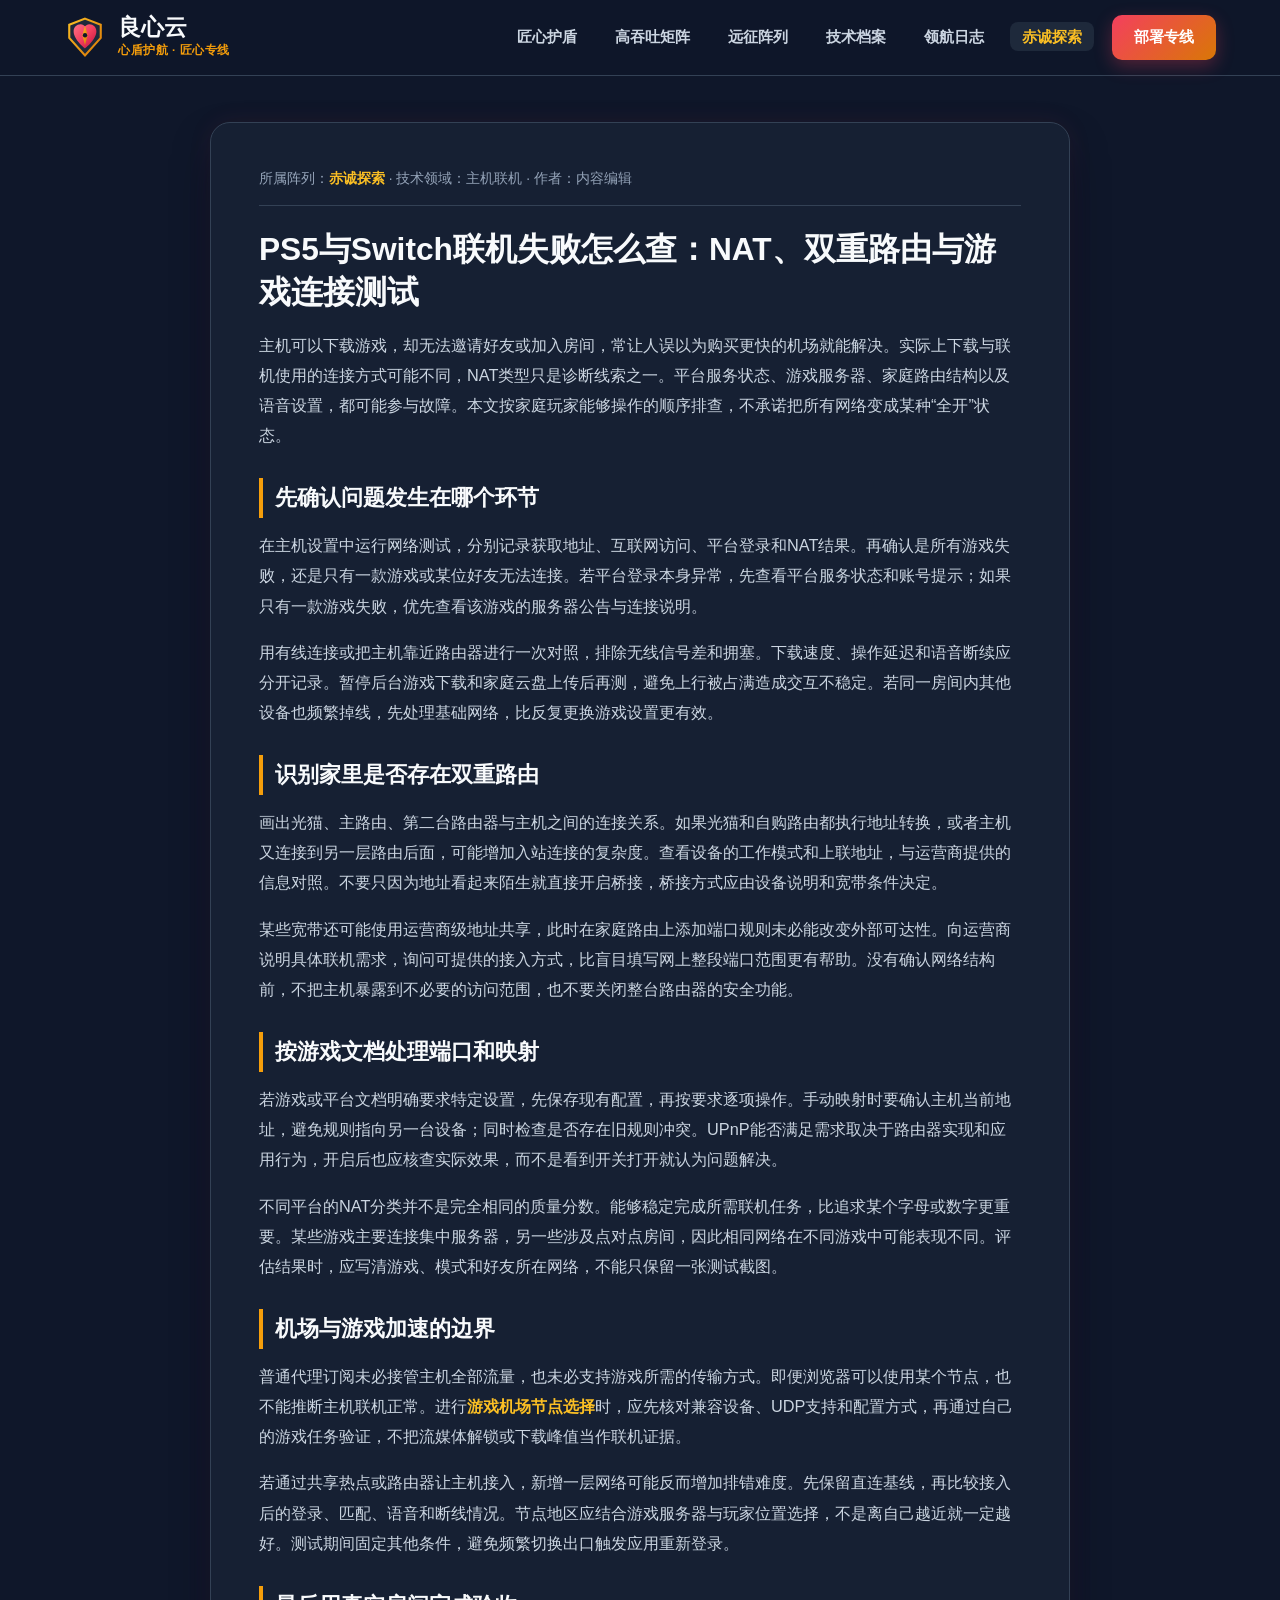
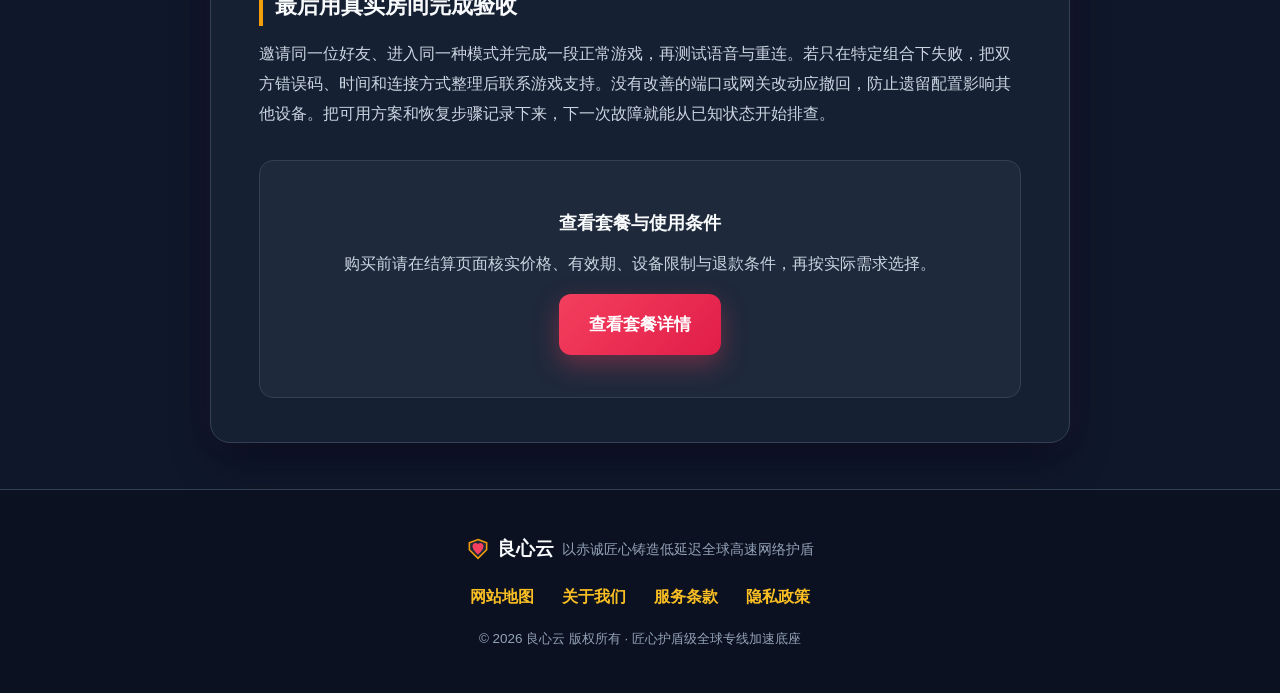
<file: steam-ps5-nintendo-switch-nat-type-unlock.html>
<!DOCTYPE html>
<html lang="zh-CN">
<head>
  <meta charset="UTF-8">
  <meta name="viewport" content="width=device-width, initial-scale=1.0">
  <title>PS5与Switch联机失败怎么查：NAT、双重路由与游戏连接测试｜良心云</title>
  <meta name="description" content="主机可以下载游戏，却无法邀请好友或加入房间，常让人误以为购买更快的机场就能解决。实际上下载与联机使用的连接方式可能不同，NAT类型只是诊断线索之一。平台服务状态、游戏服务器、家庭路由结构以及语音设置，都可能参与故障。本文">
  <link rel="canonical" href="https://liangxinyun.quest/steam-ps5-nintendo-switch-nat-type-unlock.html">
  <link rel="stylesheet" href="style.css">
</head>
<body>
  <header class="quest-header">
  <div class="deck-container deck-header-row">
    <a href="index.html" class="quest-brand" aria-label="良心云首页">
      <svg class="quest-logo-svg" viewBox="0 0 48 48" width="42" height="42" aria-hidden="true">
  <defs>
    <linearGradient id="shieldGoldGrad" x1="0%" y1="0%" x2="100%" y2="100%">
      <stop offset="0%" stop-color="#FBBF24"/>
      <stop offset="100%" stop-color="#D97706"/>
    </linearGradient>
    <linearGradient id="heartFlameGrad" x1="0%" y1="0%" x2="100%" y2="100%">
      <stop offset="0%" stop-color="#FB7185"/>
      <stop offset="50%" stop-color="#F43F5E"/>
      <stop offset="100%" stop-color="#BE123C"/>
    </linearGradient>
  </defs>
  <!-- Outer Shield Frame -->
  <polygon points="24,3 42,10 42,25 24,45 6,25 6,10" fill="#1E293B" stroke="url(#shieldGoldGrad)" stroke-width="2.4"/>
  <!-- Faceted Geometric Heart Crest -->
  <path d="M24 37C24 37 11 27.5 11 17.5C11 12.8 14.5 9.5 18.8 9.5C21.5 9.5 24 11.8 24 11.8C24 11.8 26.5 9.5 29.2 9.5C33.5 9.5 37 12.8 37 17.5C37 27.5 24 37 24 37Z" fill="url(#heartFlameGrad)"/>
  <!-- Golden Compass Needle Inside Heart -->
  <polygon points="24,11 27,22 24,33 21,22" fill="url(#shieldGoldGrad)"/>
  <circle cx="24" cy="22" r="2.5" fill="#0F172A"/>
</svg>
      <div class="quest-brand-meta">
        <span class="quest-brand-title">良心云</span>
        <span class="quest-brand-badge">心盾护航 · 匠心专线</span>
      </div>
    </a>
    <nav class="quest-nav" aria-label="主导航">
      <ul class="quest-nav-list">
        <li><a href="index.html#shield-armor" class="quest-nav-link">匠心护盾</a></li>
        <li><a href="index.html#throughput-matrix" class="quest-nav-link">高吞吐矩阵</a></li>
        <li><a href="index.html#expedition-tariffs" class="quest-nav-link">远征阵列</a></li>
        <li><a href="index.html#tech-dossier" class="quest-nav-link">技术档案</a></li>
        <li><a href="index.html#navigator-logs" class="quest-nav-link">领航日志</a></li>
        <li><a href="true-quest.html" class="quest-nav-link active-quest">赤诚探索</a></li>
      </ul>
      <a href="https://ww012.twilightaff.com/#/?code=A56DH1Af" rel="nofollow" target="_blank" class="quest-cta-btn">部署专线</a>
    </nav>
  </div>
</header>
  <main class="deck-container">
    <article class="quest-article-box">
      <div class="quest-article-meta">
        <span>所属阵列：<a href="true-quest.html">赤诚探索</a></span> · <span>技术领域：主机联机</span> · <span>作者：内容编辑</span>
      </div>
      <h1>PS5与Switch联机失败怎么查：NAT、双重路由与游戏连接测试</h1>
      

<p>主机可以下载游戏，却无法邀请好友或加入房间，常让人误以为购买更快的机场就能解决。实际上下载与联机使用的连接方式可能不同，NAT类型只是诊断线索之一。平台服务状态、游戏服务器、家庭路由结构以及语音设置，都可能参与故障。本文按家庭玩家能够操作的顺序排查，不承诺把所有网络变成某种“全开”状态。</p>
<h2>先确认问题发生在哪个环节</h2>
<p>在主机设置中运行网络测试，分别记录获取地址、互联网访问、平台登录和NAT结果。再确认是所有游戏失败，还是只有一款游戏或某位好友无法连接。若平台登录本身异常，先查看平台服务状态和账号提示；如果只有一款游戏失败，优先查看该游戏的服务器公告与连接说明。</p>
<p>用有线连接或把主机靠近路由器进行一次对照，排除无线信号差和拥塞。下载速度、操作延迟和语音断续应分开记录。暂停后台游戏下载和家庭云盘上传后再测，避免上行被占满造成交互不稳定。若同一房间内其他设备也频繁掉线，先处理基础网络，比反复更换游戏设置更有效。</p>
<h2>识别家里是否存在双重路由</h2>
<p>画出光猫、主路由、第二台路由器与主机之间的连接关系。如果光猫和自购路由都执行地址转换，或者主机又连接到另一层路由后面，可能增加入站连接的复杂度。查看设备的工作模式和上联地址，与运营商提供的信息对照。不要只因为地址看起来陌生就直接开启桥接，桥接方式应由设备说明和宽带条件决定。</p>
<p>某些宽带还可能使用运营商级地址共享，此时在家庭路由上添加端口规则未必能改变外部可达性。向运营商说明具体联机需求，询问可提供的接入方式，比盲目填写网上整段端口范围更有帮助。没有确认网络结构前，不把主机暴露到不必要的访问范围，也不要关闭整台路由器的安全功能。</p>
<h2>按游戏文档处理端口和映射</h2>
<p>若游戏或平台文档明确要求特定设置，先保存现有配置，再按要求逐项操作。手动映射时要确认主机当前地址，避免规则指向另一台设备；同时检查是否存在旧规则冲突。UPnP能否满足需求取决于路由器实现和应用行为，开启后也应核查实际效果，而不是看到开关打开就认为问题解决。</p>
<p>不同平台的NAT分类并不是完全相同的质量分数。能够稳定完成所需联机任务，比追求某个字母或数字更重要。某些游戏主要连接集中服务器，另一些涉及点对点房间，因此相同网络在不同游戏中可能表现不同。评估结果时，应写清游戏、模式和好友所在网络，不能只保留一张测试截图。</p>
<h2>机场与游戏加速的边界</h2>
<p>普通代理订阅未必接管主机全部流量，也未必支持游戏所需的传输方式。即便浏览器可以使用某个节点，也不能推断主机联机正常。进行<a href="https://jichangtuijan.top/">游戏机场节点选择</a>时，应先核对兼容设备、UDP支持和配置方式，再通过自己的游戏任务验证，不把流媒体解锁或下载峰值当作联机证据。</p>
<p>若通过共享热点或路由器让主机接入，新增一层网络可能反而增加排错难度。先保留直连基线，再比较接入后的登录、匹配、语音和断线情况。节点地区应结合游戏服务器与玩家位置选择，不是离自己越近就一定越好。测试期间固定其他条件，避免频繁切换出口触发应用重新登录。</p>
<h2>最后用真实房间完成验收</h2>
<p>邀请同一位好友、进入同一种模式并完成一段正常游戏，再测试语音与重连。若只在特定组合下失败，把双方错误码、时间和连接方式整理后联系游戏支持。没有改善的端口或网关改动应撤回，防止遗留配置影响其他设备。把可用方案和恢复步骤记录下来，下一次故障就能从已知状态开始排查。</p>
<div class="quest-cta-banner">
        <h3>查看套餐与使用条件</h3>
        <p>购买前请在结算页面核实价格、有效期、设备限制与退款条件，再按实际需求选择。</p>
        <p style="margin-top:14px;">
          <a href="https://ww012.twilightaff.com/#/?code=A56DH1Af" rel="nofollow" target="_blank" class="btn-flame-primary">查看套餐详情</a>
        </p>
      </div>
    </article>
  </main>
  <footer class="quest-footer">
  <div class="deck-container footer-deck">
    <div class="footer-crest-line">
      <svg viewBox="0 0 28 28" width="22" height="22" aria-hidden="true">
        <polygon points="14,2 25,6 25,15 14,26 3,15 3,6" fill="#1E293B" stroke="#F59E0B" stroke-width="2"/>
        <path d="M14 21C14 21 7 15.5 7 10.5C7 8 9 6.5 11.2 6.5C12.7 6.5 14 8 14 8C14 8 15.3 6.5 16.8 6.5C19 6.5 21 8 21 10.5C21 15.5 14 21 14 21Z" fill="#F43F5E"/>
      </svg>
      <span class="footer-title-strong">良心云</span>
      <span class="footer-sub-motto">以赤诚匠心铸造低延迟全球高速网络护盾</span>
    </div>
    <nav class="footer-quad-links" aria-label="页脚导航">
      <a href="sitemap.html">网站地图</a>
      <a href="about.html">关于我们</a>
      <a href="terms.html">服务条款</a>
      <a href="privacy.html">隐私政策</a>
    </nav>
    <p class="footer-copyright">© 2026 良心云 版权所有 · 匠心护盾级全球专线加速底座</p>
  </div>
</footer>
</body>
</html>
</file>
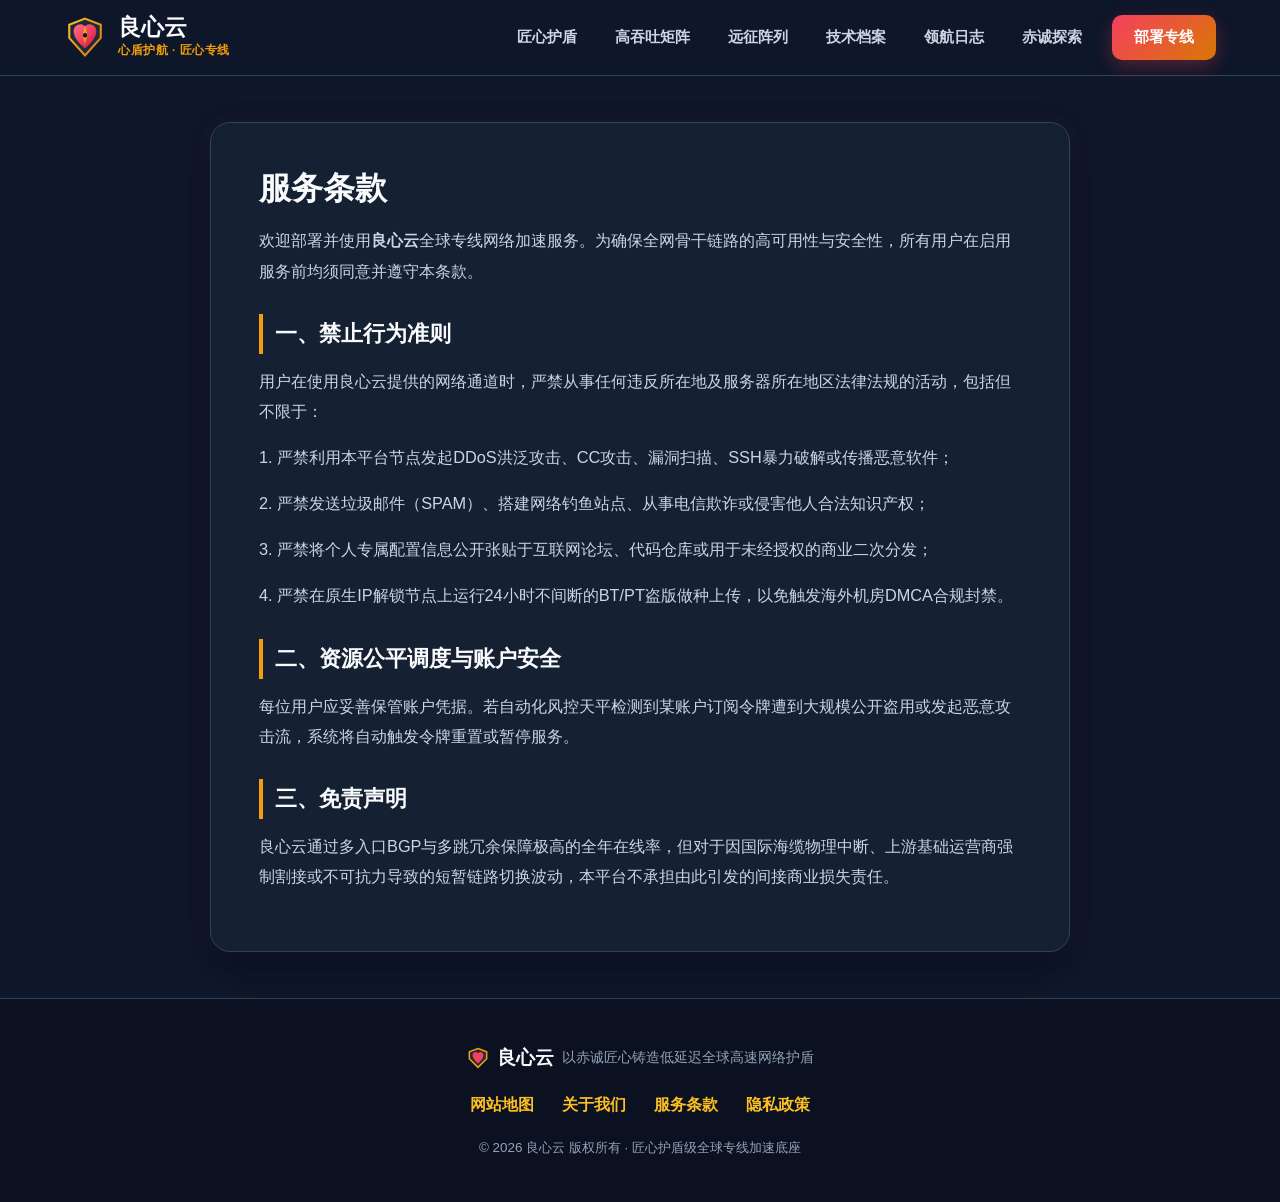
<file: terms.html>
<!DOCTYPE html>
<html lang="zh-CN">
<head>
  <meta charset="UTF-8">
  <meta name="viewport" content="width=device-width, initial-scale=1.0">
  <title>服务条款 - 良心云</title>
  <meta name="description" content="良心云服务条款、网络安全合规准则、禁止行为与免责声明。">
  <link rel="canonical" href="https://liangxinyun.quest/terms.html">
  <link rel="stylesheet" href="style.css">
</head>
<body>
  <header class="quest-header">
  <div class="deck-container deck-header-row">
    <a href="index.html" class="quest-brand" aria-label="良心云首页">
      <svg class="quest-logo-svg" viewBox="0 0 48 48" width="42" height="42" aria-hidden="true">
  <defs>
    <linearGradient id="shieldGoldGrad" x1="0%" y1="0%" x2="100%" y2="100%">
      <stop offset="0%" stop-color="#FBBF24"/>
      <stop offset="100%" stop-color="#D97706"/>
    </linearGradient>
    <linearGradient id="heartFlameGrad" x1="0%" y1="0%" x2="100%" y2="100%">
      <stop offset="0%" stop-color="#FB7185"/>
      <stop offset="50%" stop-color="#F43F5E"/>
      <stop offset="100%" stop-color="#BE123C"/>
    </linearGradient>
  </defs>
  <!-- Outer Shield Frame -->
  <polygon points="24,3 42,10 42,25 24,45 6,25 6,10" fill="#1E293B" stroke="url(#shieldGoldGrad)" stroke-width="2.4"/>
  <!-- Faceted Geometric Heart Crest -->
  <path d="M24 37C24 37 11 27.5 11 17.5C11 12.8 14.5 9.5 18.8 9.5C21.5 9.5 24 11.8 24 11.8C24 11.8 26.5 9.5 29.2 9.5C33.5 9.5 37 12.8 37 17.5C37 27.5 24 37 24 37Z" fill="url(#heartFlameGrad)"/>
  <!-- Golden Compass Needle Inside Heart -->
  <polygon points="24,11 27,22 24,33 21,22" fill="url(#shieldGoldGrad)"/>
  <circle cx="24" cy="22" r="2.5" fill="#0F172A"/>
</svg>
      <div class="quest-brand-meta">
        <span class="quest-brand-title">良心云</span>
        <span class="quest-brand-badge">心盾护航 · 匠心专线</span>
      </div>
    </a>
    <nav class="quest-nav" aria-label="主导航">
      <ul class="quest-nav-list">
        <li><a href="index.html#shield-armor" class="quest-nav-link">匠心护盾</a></li>
        <li><a href="index.html#throughput-matrix" class="quest-nav-link">高吞吐矩阵</a></li>
        <li><a href="index.html#expedition-tariffs" class="quest-nav-link">远征阵列</a></li>
        <li><a href="index.html#tech-dossier" class="quest-nav-link">技术档案</a></li>
        <li><a href="index.html#navigator-logs" class="quest-nav-link">领航日志</a></li>
        <li><a href="true-quest.html" class="quest-nav-link ">赤诚探索</a></li>
      </ul>
      <a href="https://ww012.twilightaff.com/#/?code=A56DH1Af" rel="nofollow" target="_blank" class="quest-cta-btn">部署专线</a>
    </nav>
  </div>
</header>
  <main class="deck-container">
    <article class="quest-article-box">
      <h1>服务条款</h1>
      <p>欢迎部署并使用<strong>良心云</strong>全球专线网络加速服务。为确保全网骨干链路的高可用性与安全性，所有用户在启用服务前均须同意并遵守本条款。</p>
      <h2>一、禁止行为准则</h2>
      <p>用户在使用良心云提供的网络通道时，严禁从事任何违反所在地及服务器所在地区法律法规的活动，包括但不限于：</p>
      <p>1. 严禁利用本平台节点发起DDoS洪泛攻击、CC攻击、漏洞扫描、SSH暴力破解或传播恶意软件；</p>
      <p>2. 严禁发送垃圾邮件（SPAM）、搭建网络钓鱼站点、从事电信欺诈或侵害他人合法知识产权；</p>
      <p>3. 严禁将个人专属配置信息公开张贴于互联网论坛、代码仓库或用于未经授权的商业二次分发；</p>
      <p>4. 严禁在原生IP解锁节点上运行24小时不间断的BT/PT盗版做种上传，以免触发海外机房DMCA合规封禁。</p>
      <h2>二、资源公平调度与账户安全</h2>
      <p>每位用户应妥善保管账户凭据。若自动化风控天平检测到某账户订阅令牌遭到大规模公开盗用或发起恶意攻击流，系统将自动触发令牌重置或暂停服务。</p>
      <h2>三、免责声明</h2>
      <p>良心云通过多入口BGP与多跳冗余保障极高的全年在线率，但对于因国际海缆物理中断、上游基础运营商强制割接或不可抗力导致的短暂链路切换波动，本平台不承担由此引发的间接商业损失责任。</p>
    </article>
  </main>
  <footer class="quest-footer">
  <div class="deck-container footer-deck">
    <div class="footer-crest-line">
      <svg viewBox="0 0 28 28" width="22" height="22" aria-hidden="true">
        <polygon points="14,2 25,6 25,15 14,26 3,15 3,6" fill="#1E293B" stroke="#F59E0B" stroke-width="2"/>
        <path d="M14 21C14 21 7 15.5 7 10.5C7 8 9 6.5 11.2 6.5C12.7 6.5 14 8 14 8C14 8 15.3 6.5 16.8 6.5C19 6.5 21 8 21 10.5C21 15.5 14 21 14 21Z" fill="#F43F5E"/>
      </svg>
      <span class="footer-title-strong">良心云</span>
      <span class="footer-sub-motto">以赤诚匠心铸造低延迟全球高速网络护盾</span>
    </div>
    <nav class="footer-quad-links" aria-label="页脚导航">
      <a href="sitemap.html">网站地图</a>
      <a href="about.html">关于我们</a>
      <a href="terms.html">服务条款</a>
      <a href="privacy.html">隐私政策</a>
    </nav>
    <p class="footer-copyright">© 2026 良心云 版权所有 · 匠心护盾级全球专线加速底座</p>
  </div>
</footer>
</body>
</html>
</file>
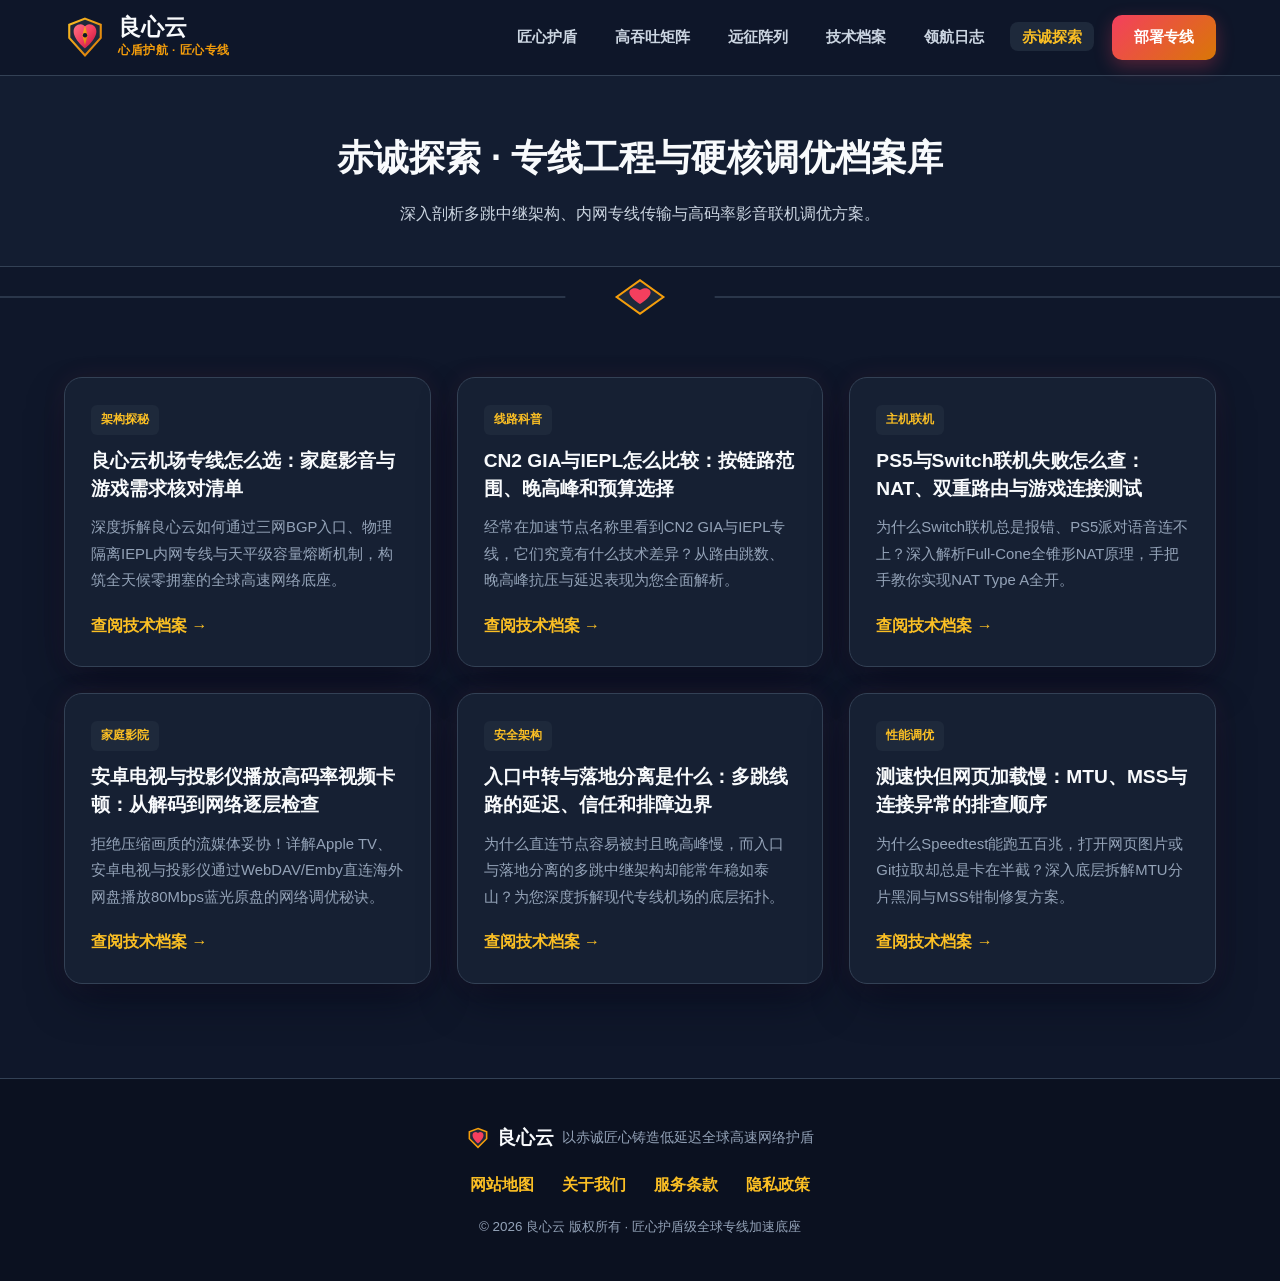
<file: true-quest.html>
<!DOCTYPE html>
<html lang="zh-CN">
<head>
  <meta charset="UTF-8">
  <meta name="viewport" content="width=device-width, initial-scale=1.0">
  <title>赤诚探索 - 良心云专线架构深度解析与高阶网络调优文库</title>
  <meta name="description" content="良心云赤诚探索专栏汇聚IEPL与CN2 GIA线路对比、PS5与Switch联机NAT全开教程、4K蓝光原盘高码率串流及MTU性能调优指南。">
  <link rel="canonical" href="https://liangxinyun.quest/true-quest.html">
  <link rel="stylesheet" href="style.css">
</head>
<body>
  <header class="quest-header">
  <div class="deck-container deck-header-row">
    <a href="index.html" class="quest-brand" aria-label="良心云首页">
      <svg class="quest-logo-svg" viewBox="0 0 48 48" width="42" height="42" aria-hidden="true">
  <defs>
    <linearGradient id="shieldGoldGrad" x1="0%" y1="0%" x2="100%" y2="100%">
      <stop offset="0%" stop-color="#FBBF24"/>
      <stop offset="100%" stop-color="#D97706"/>
    </linearGradient>
    <linearGradient id="heartFlameGrad" x1="0%" y1="0%" x2="100%" y2="100%">
      <stop offset="0%" stop-color="#FB7185"/>
      <stop offset="50%" stop-color="#F43F5E"/>
      <stop offset="100%" stop-color="#BE123C"/>
    </linearGradient>
  </defs>
  <!-- Outer Shield Frame -->
  <polygon points="24,3 42,10 42,25 24,45 6,25 6,10" fill="#1E293B" stroke="url(#shieldGoldGrad)" stroke-width="2.4"/>
  <!-- Faceted Geometric Heart Crest -->
  <path d="M24 37C24 37 11 27.5 11 17.5C11 12.8 14.5 9.5 18.8 9.5C21.5 9.5 24 11.8 24 11.8C24 11.8 26.5 9.5 29.2 9.5C33.5 9.5 37 12.8 37 17.5C37 27.5 24 37 24 37Z" fill="url(#heartFlameGrad)"/>
  <!-- Golden Compass Needle Inside Heart -->
  <polygon points="24,11 27,22 24,33 21,22" fill="url(#shieldGoldGrad)"/>
  <circle cx="24" cy="22" r="2.5" fill="#0F172A"/>
</svg>
      <div class="quest-brand-meta">
        <span class="quest-brand-title">良心云</span>
        <span class="quest-brand-badge">心盾护航 · 匠心专线</span>
      </div>
    </a>
    <nav class="quest-nav" aria-label="主导航">
      <ul class="quest-nav-list">
        <li><a href="index.html#shield-armor" class="quest-nav-link">匠心护盾</a></li>
        <li><a href="index.html#throughput-matrix" class="quest-nav-link">高吞吐矩阵</a></li>
        <li><a href="index.html#expedition-tariffs" class="quest-nav-link">远征阵列</a></li>
        <li><a href="index.html#tech-dossier" class="quest-nav-link">技术档案</a></li>
        <li><a href="index.html#navigator-logs" class="quest-nav-link">领航日志</a></li>
        <li><a href="true-quest.html" class="quest-nav-link active-quest">赤诚探索</a></li>
      </ul>
      <a href="https://ww012.twilightaff.com/#/?code=A56DH1Af" rel="nofollow" target="_blank" class="quest-cta-btn">部署专线</a>
    </nav>
  </div>
</header>
  <main>
    <section class="quest-page-hero">
      <div class="deck-container">
        <h1>赤诚探索 · 专线工程与硬核调优档案库</h1>
        <p>深入剖析多跳中继架构、内网专线传输与高码率影音联机调优方案。</p>
      </div>
    </section>
    <div class="astrolabe-divider" aria-hidden="true">
  <svg viewBox="0 0 1200 50" preserveAspectRatio="none">
    <line x1="0" y1="25" x2="530" y2="25" stroke="#334155" stroke-width="1.5"/>
    <line x1="670" y1="25" x2="1200" y2="25" stroke="#334155" stroke-width="1.5"/>
    <polygon points="600,6 622,25 600,44 578,25" fill="#1E293B" stroke="#F59E0B" stroke-width="2"/>
    <path d="M600,33 C600,33 590,26 590,20 C590,17 592.5,15 595,15 C597.5,15 600,17 600,17 C600,17 602.5,15 605,15 C607.5,15 610,17 610,20 C610,26 600,33 600,33 Z" fill="#F43F5E"/>
  </svg>
</div>
    <section class="deck-container">
      <div class="quest-hub-grid">
        
      <article class="quest-hub-card">
        <div>
          <span class="quest-hub-badge">架构探秘</span>
          <h2><a href="liangxinyun-dedicated-backbone-quest-report.html">良心云机场专线怎么选：家庭影音与游戏需求核对清单</a></h2>
          <p>深度拆解良心云如何通过三网BGP入口、物理隔离IEPL内网专线与天平级容量熔断机制，构筑全天候零拥塞的全球高速网络底座。</p>
        </div>
        <a href="liangxinyun-dedicated-backbone-quest-report.html">查阅技术档案 →</a>
      </article>
      <article class="quest-hub-card">
        <div>
          <span class="quest-hub-badge">线路科普</span>
          <h2><a href="cn2-gia-vs-iepl-backbone-route-comparison.html">CN2 GIA与IEPL怎么比较：按链路范围、晚高峰和预算选择</a></h2>
          <p>经常在加速节点名称里看到CN2 GIA与IEPL专线，它们究竟有什么技术差异？从路由跳数、晚高峰抗压与延迟表现为您全面解析。</p>
        </div>
        <a href="cn2-gia-vs-iepl-backbone-route-comparison.html">查阅技术档案 →</a>
      </article>
      <article class="quest-hub-card">
        <div>
          <span class="quest-hub-badge">主机联机</span>
          <h2><a href="steam-ps5-nintendo-switch-nat-type-unlock.html">PS5与Switch联机失败怎么查：NAT、双重路由与游戏连接测试</a></h2>
          <p>为什么Switch联机总是报错、PS5派对语音连不上？深入解析Full-Cone全锥形NAT原理，手把手教你实现NAT Type A全开。</p>
        </div>
        <a href="steam-ps5-nintendo-switch-nat-type-unlock.html">查阅技术档案 →</a>
      </article>
      <article class="quest-hub-card">
        <div>
          <span class="quest-hub-badge">家庭影院</span>
          <h2><a href="android-tv-projector-4k-remux-streaming.html">安卓电视与投影仪播放高码率视频卡顿：从解码到网络逐层检查</a></h2>
          <p>拒绝压缩画质的流媒体妥协！详解Apple TV、安卓电视与投影仪通过WebDAV/Emby直连海外网盘播放80Mbps蓝光原盘的网络调优秘诀。</p>
        </div>
        <a href="android-tv-projector-4k-remux-streaming.html">查阅技术档案 →</a>
      </article>
      <article class="quest-hub-card">
        <div>
          <span class="quest-hub-badge">安全架构</span>
          <h2><a href="multi-hop-relay-chain-security-architecture.html">入口中转与落地分离是什么：多跳线路的延迟、信任和排障边界</a></h2>
          <p>为什么直连节点容易被封且晚高峰慢，而入口与落地分离的多跳中继架构却能常年稳如泰山？为您深度拆解现代专线机场的底层拓扑。</p>
        </div>
        <a href="multi-hop-relay-chain-security-architecture.html">查阅技术档案 →</a>
      </article>
      <article class="quest-hub-card">
        <div>
          <span class="quest-hub-badge">性能调优</span>
          <h2><a href="network-mtu-mss-clamping-speed-recovery.html">测速快但网页加载慢：MTU、MSS与连接异常的排查顺序</a></h2>
          <p>为什么Speedtest能跑五百兆，打开网页图片或Git拉取却总是卡在半截？深入底层拆解MTU分片黑洞与MSS钳制修复方案。</p>
        </div>
        <a href="network-mtu-mss-clamping-speed-recovery.html">查阅技术档案 →</a>
      </article>
      </div>
    </section>
  </main>
  <footer class="quest-footer">
  <div class="deck-container footer-deck">
    <div class="footer-crest-line">
      <svg viewBox="0 0 28 28" width="22" height="22" aria-hidden="true">
        <polygon points="14,2 25,6 25,15 14,26 3,15 3,6" fill="#1E293B" stroke="#F59E0B" stroke-width="2"/>
        <path d="M14 21C14 21 7 15.5 7 10.5C7 8 9 6.5 11.2 6.5C12.7 6.5 14 8 14 8C14 8 15.3 6.5 16.8 6.5C19 6.5 21 8 21 10.5C21 15.5 14 21 14 21Z" fill="#F43F5E"/>
      </svg>
      <span class="footer-title-strong">良心云</span>
      <span class="footer-sub-motto">以赤诚匠心铸造低延迟全球高速网络护盾</span>
    </div>
    <nav class="footer-quad-links" aria-label="页脚导航">
      <a href="sitemap.html">网站地图</a>
      <a href="about.html">关于我们</a>
      <a href="terms.html">服务条款</a>
      <a href="privacy.html">隐私政策</a>
    </nav>
    <p class="footer-copyright">© 2026 良心云 版权所有 · 匠心护盾级全球专线加速底座</p>
  </div>
</footer>
</body>
</html>
</file>
<file: style.css>
/* 良心云 liangxinyun.quest - 匠心天平护盾之心与深海赤金探索风格 */
:root {
  --navy-abyss: #0F172A;
  --indigo-slate: #1E293B;
  --indigo-card: #162033;
  --heart-flame: #F43F5E;
  --artisan-gold: #F59E0B;
  --gold-bright: #FBBF24;
  --emerald-ok: #10B981;
  --text-alabaster: #F8FAFC;
  --text-silver: #CBD5E1;
  --text-muted: #94A3B8;
  --border-steel: #334155;
  --shadow-quest: 0 20px 44px -10px rgba(2, 6, 23, 0.65), 0 0 24px rgba(244, 63, 94, 0.08);
}

* {
  box-sizing: border-box;
  margin: 0;
  padding: 0;
}

html {
  scroll-behavior: smooth;
  font-size: 16px;
}

body {
  font-family: -apple-system, BlinkMacSystemFont, "PingFang SC", "Hiragino Sans GB", "Microsoft YaHei", sans-serif;
  background-color: var(--navy-abyss);
  color: var(--text-silver);
  line-height: 1.78;
}

/* 醒目赤金超链接，访问前后保持一致，绝不使用默认蓝紫 */
a,
a:link,
a:visited {
  color: var(--gold-bright);
  text-decoration: none;
  font-weight: 600;
  transition: color 0.2s ease, opacity 0.2s ease;
}

a:hover,
a:active {
  color: var(--heart-flame);
  text-decoration: underline;
}

.deck-container {
  width: 100%;
  max-width: 1200px;
  margin: 0 auto;
  padding: 0 24px;
}

/* Header */
.quest-header {
  position: sticky;
  top: 0;
  z-index: 100;
  background: rgba(15, 23, 42, 0.95);
  border-bottom: 1px solid var(--border-steel);
}

.deck-header-row {
  display: flex;
  align-items: center;
  justify-content: space-between;
  padding-top: 14px;
  padding-bottom: 14px;
  gap: 16px;
}

.quest-brand,
.quest-brand:link,
.quest-brand:visited {
  display: inline-flex;
  align-items: center;
  gap: 12px;
  color: var(--text-alabaster);
  text-decoration: none;
}

.quest-brand-meta {
  display: flex;
  flex-direction: column;
}

.quest-brand-title {
  font-size: 1.42rem;
  font-weight: 900;
  color: var(--text-alabaster);
  line-height: 1.15;
}

.quest-brand-badge {
  font-size: 0.72rem;
  color: var(--artisan-gold);
  font-weight: 700;
  letter-spacing: 0.05em;
}

.quest-nav {
  display: flex;
  align-items: center;
  gap: 18px;
  flex-wrap: wrap;
}

.quest-nav-list {
  display: flex;
  align-items: center;
  list-style: none;
  gap: 14px;
  flex-wrap: wrap;
}

.quest-nav-link,
.quest-nav-link:link,
.quest-nav-link:visited {
  color: var(--text-silver);
  font-size: 0.95rem;
  font-weight: 600;
  padding: 6px 12px;
  border-radius: 8px;
  text-decoration: none;
}

.quest-nav-link:hover,
.quest-nav-link.active-quest {
  color: var(--gold-bright);
  background: var(--indigo-slate);
  text-decoration: none;
}

.quest-cta-btn,
.quest-cta-btn:link,
.quest-cta-btn:visited {
  display: inline-flex;
  align-items: center;
  justify-content: center;
  background: linear-gradient(135deg, #F43F5E 0%, #D97706 100%);
  color: #FFFFFF;
  font-size: 0.94rem;
  font-weight: 800;
  padding: 9px 22px;
  border-radius: 10px;
  box-shadow: 0 6px 18px rgba(244, 63, 94, 0.30);
  text-decoration: none;
}

.quest-cta-btn:hover {
  color: #FFFFFF;
  transform: translateY(-1px);
  text-decoration: none;
}

/* Keyframes */
@keyframes astrolabeRotate {
  0% { transform: rotate(0deg); }
  100% { transform: rotate(360deg); }
}

@keyframes shieldPulse {
  0%, 100% { transform: scale(1); }
  50% { transform: scale(1.06); }
}

@keyframes beamDash {
  0% { stroke-dashoffset: 320; }
  100% { stroke-dashoffset: 0; }
}

/* Command-Deck Hero */
.command-hero {
  padding: 64px 0 50px;
}

.command-grid {
  display: grid;
  grid-template-columns: 1.06fr 0.94fr;
  gap: 42px;
  align-items: center;
}

.crest-pill {
  display: inline-flex;
  align-items: center;
  gap: 10px;
  background: var(--indigo-slate);
  border: 1px solid #475569;
  color: var(--gold-bright);
  padding: 6px 16px;
  border-radius: 8px;
  font-size: 0.86rem;
  font-weight: 700;
  margin-bottom: 20px;
}

.crest-dot {
  width: 9px;
  height: 9px;
  border-radius: 50%;
  background: var(--emerald-ok);
  box-shadow: 0 0 8px var(--emerald-ok);
}

.command-h1 {
  font-size: 2.7rem;
  line-height: 1.25;
  font-weight: 900;
  color: var(--text-alabaster);
  margin-bottom: 20px;
}

.command-h1 .flame-span {
  color: var(--heart-flame);
}

.command-h1 .gold-span {
  color: var(--gold-bright);
}

.command-desc {
  font-size: 1.1rem;
  color: var(--text-silver);
  margin-bottom: 28px;
}

.command-actions {
  display: flex;
  flex-wrap: wrap;
  gap: 16px;
  margin-bottom: 32px;
}

.btn-flame-primary,
.btn-flame-primary:link,
.btn-flame-primary:visited {
  display: inline-flex;
  align-items: center;
  justify-content: center;
  background: linear-gradient(135deg, #F43F5E 0%, #E11D48 100%);
  color: #FFFFFF;
  font-size: 1.05rem;
  font-weight: 800;
  padding: 15px 30px;
  border-radius: 12px;
  box-shadow: 0 10px 26px rgba(244, 63, 94, 0.35);
  text-decoration: none;
}

.btn-flame-primary:hover {
  color: #FFFFFF;
  transform: translateY(-2px);
  text-decoration: none;
}

.btn-gold-rank,
.btn-gold-rank:link,
.btn-gold-rank:visited {
  display: inline-flex;
  align-items: center;
  justify-content: center;
  background: var(--indigo-slate);
  color: var(--gold-bright);
  border: 2px solid var(--artisan-gold);
  font-size: 1.03rem;
  font-weight: 800;
  padding: 13px 26px;
  border-radius: 12px;
  text-decoration: none;
}

.btn-gold-rank:hover {
  background: #283548;
  color: #FFFFFF;
  transform: translateY(-2px);
  text-decoration: none;
}

.telemetry-bar {
  display: grid;
  grid-template-columns: repeat(3, 1fr);
  gap: 14px;
  background: var(--indigo-card);
  border: 1px solid var(--border-steel);
  border-radius: 14px;
  padding: 16px 20px;
}

.tele-item strong {
  display: block;
  font-size: 1.32rem;
  color: var(--gold-bright);
  font-weight: 900;
}

.tele-item span {
  font-size: 0.82rem;
  color: var(--text-muted);
}

/* Astrolabe Stage */
.astrolabe-panel {
  background: radial-gradient(circle at center, #1E293B 0%, #0F172A 100%);
  border: 1.5px solid var(--border-steel);
  border-radius: 22px;
  padding: 22px;
  box-shadow: var(--shadow-quest);
}

.astrolabe-header {
  display: flex;
  justify-content: space-between;
  align-items: center;
  padding-bottom: 10px;
  margin-bottom: 12px;
  border-bottom: 1px solid var(--border-steel);
  font-size: 0.84rem;
  color: var(--text-alabaster);
  font-weight: 700;
}

.astrolabe-status {
  color: var(--emerald-ok);
  font-size: 0.78rem;
}

.astrolabe-svg {
  width: 100%;
  height: auto;
  display: block;
}

.compass-ring-rot {
  transform-origin: 230px 175px;
  animation: astrolabeRotate 24s infinite linear;
}

.heart-shield-core {
  transform-origin: 230px 175px;
  animation: shieldPulse 2.6s infinite ease-in-out;
}

.route-beam {
  stroke-dasharray: 320;
  animation: beamDash 3.6s infinite linear;
}

/* Divider */
.astrolabe-divider {
  width: 100%;
  overflow: hidden;
  padding: 8px 0;
}

.astrolabe-divider svg {
  width: 100%;
  height: 44px;
  display: block;
}

/* Sections */
.quest-section {
  padding: 68px 0;
}

.quest-section.slate-band {
  background: #131D31;
}

.quest-sec-head {
  text-align: center;
  max-width: 760px;
  margin: 0 auto 48px;
}

.quest-tag-badge {
  display: inline-block;
  font-size: 0.82rem;
  font-weight: 800;
  color: var(--gold-bright);
  background: var(--indigo-slate);
  border: 1px solid var(--border-steel);
  padding: 4px 14px;
  border-radius: 6px;
  margin-bottom: 12px;
}

.quest-sec-head h2 {
  font-size: 2.1rem;
  color: var(--text-alabaster);
  font-weight: 900;
  margin-bottom: 12px;
}

.quest-sec-head p {
  font-size: 1.02rem;
  color: var(--text-muted);
}

/* 3-Card Armored Advantage Grid */
.armor-trio {
  display: grid;
  grid-template-columns: repeat(3, 1fr);
  gap: 26px;
}

.armor-card {
  background: var(--indigo-card);
  border: 1px solid var(--border-steel);
  border-top: 3px solid var(--artisan-gold);
  border-radius: 18px;
  padding: 30px 26px;
  box-shadow: var(--shadow-quest);
}

.armor-icon {
  margin-bottom: 18px;
}

.armor-card h3 {
  font-size: 1.26rem;
  color: var(--text-alabaster);
  font-weight: 800;
  margin-bottom: 12px;
}

.armor-card p {
  font-size: 0.96rem;
  color: var(--text-silver);
  margin-bottom: 16px;
}

.armor-spec {
  display: inline-block;
  font-size: 0.8rem;
  font-weight: 700;
  color: var(--emerald-ok);
  background: rgba(16, 185, 129, 0.12);
  border: 1px solid rgba(16, 185, 129, 0.35);
  padding: 4px 10px;
  border-radius: 6px;
}

/* 4-Card High-Throughput Matrix */
.matrix-quad {
  display: grid;
  grid-template-columns: repeat(2, 1fr);
  gap: 24px;
}

.matrix-unit {
  background: var(--indigo-card);
  border: 1px solid var(--border-steel);
  border-radius: 18px;
  padding: 28px;
  box-shadow: var(--shadow-quest);
}

.matrix-top {
  display: flex;
  align-items: center;
  gap: 14px;
  margin-bottom: 12px;
}

.matrix-top h3 {
  font-size: 1.24rem;
  color: var(--text-alabaster);
  font-weight: 800;
}

.matrix-unit p {
  font-size: 0.96rem;
  color: var(--text-silver);
  margin-bottom: 14px;
}

.matrix-pills {
  display: flex;
  flex-wrap: wrap;
  gap: 8px;
}

.matrix-pill {
  font-size: 0.78rem;
  font-weight: 700;
  color: var(--gold-bright);
  background: var(--indigo-slate);
  border: 1px solid var(--border-steel);
  padding: 3px 10px;
  border-radius: 6px;
}

/* 3-Column Expedition Pricing */
.tariff-grid {
  display: grid;
  grid-template-columns: repeat(3, 1fr);
  gap: 26px;
}

.tariff-card {
  background: var(--indigo-card);
  border: 1px solid var(--border-steel);
  border-radius: 20px;
  padding: 34px 28px;
  box-shadow: var(--shadow-quest);
  display: flex;
  flex-direction: column;
  justify-content: space-between;
  position: relative;
}

.tariff-card.flagship-shield {
  border: 2px solid var(--artisan-gold);
  background: linear-gradient(180deg, #1E293B 0%, #162033 100%);
}

.shield-flag {
  position: absolute;
  top: -13px;
  right: 24px;
  background: linear-gradient(135deg, #F59E0B 0%, #D97706 100%);
  color: #0F172A;
  font-size: 0.78rem;
  font-weight: 900;
  padding: 4px 14px;
  border-radius: 6px;
}

.tariff-name {
  font-size: 1.35rem;
  color: var(--text-alabaster);
  font-weight: 900;
  margin-bottom: 6px;
}

.tariff-sub {
  font-size: 0.88rem;
  color: var(--text-muted);
  margin-bottom: 18px;
}

.tariff-price-row {
  margin-bottom: 20px;
  padding-bottom: 16px;
  border-bottom: 1px dashed var(--border-steel);
}

.tariff-num {
  font-size: 2.45rem;
  font-weight: 900;
  color: var(--gold-bright);
}

.tariff-unit {
  font-size: 0.92rem;
  color: var(--text-muted);
}

.tariff-specs {
  list-style: none;
  margin-bottom: 26px;
}

.tariff-specs li {
  display: flex;
  align-items: center;
  gap: 10px;
  margin-bottom: 12px;
  font-size: 0.95rem;
  color: var(--text-silver);
}

.tariff-btn,
.tariff-btn:link,
.tariff-btn:visited {
  display: block;
  text-align: center;
  background: linear-gradient(135deg, #F43F5E 0%, #D97706 100%);
  color: #FFFFFF;
  font-weight: 800;
  padding: 13px 20px;
  border-radius: 10px;
  text-decoration: none;
}

.tariff-btn:hover {
  color: #FFFFFF;
  opacity: 0.93;
  text-decoration: none;
}

/* FAQ & Logs */
.dossier-grid {
  display: grid;
  grid-template-columns: repeat(2, 1fr);
  gap: 22px;
}

.dossier-box {
  background: var(--indigo-card);
  border: 1px solid var(--border-steel);
  border-left: 4px solid var(--heart-flame);
  border-radius: 14px;
  padding: 24px;
}

.dossier-box h3 {
  font-size: 1.12rem;
  color: var(--text-alabaster);
  font-weight: 800;
  margin-bottom: 10px;
}

.log-trio {
  display: grid;
  grid-template-columns: repeat(3, 1fr);
  gap: 24px;
}

.log-card {
  background: var(--indigo-card);
  border: 1px solid var(--border-steel);
  border-radius: 18px;
  padding: 26px;
}

.log-text {
  font-size: 0.95rem;
  color: var(--text-silver);
  margin-bottom: 18px;
}

.log-meta {
  border-top: 1px solid var(--border-steel);
  padding-top: 12px;
  display: flex;
  justify-content: space-between;
  font-size: 0.84rem;
  color: var(--gold-bright);
  font-weight: 700;
}

/* Hub & Article Pages */
.quest-page-hero {
  background: #131D31;
  border-bottom: 1px solid var(--border-steel);
  padding: 50px 0 38px;
  text-align: center;
}

.quest-page-hero h1 {
  font-size: 2.25rem;
  color: var(--text-alabaster);
  font-weight: 900;
  margin-bottom: 10px;
}

.quest-page-hero p {
  max-width: 700px;
  margin: 0 auto;
  color: var(--text-silver);
}

.quest-hub-grid {
  display: grid;
  grid-template-columns: repeat(3, 1fr);
  gap: 26px;
  padding: 50px 0;
}

.quest-hub-card {
  background: var(--indigo-card);
  border: 1px solid var(--border-steel);
  border-radius: 18px;
  padding: 26px;
  box-shadow: var(--shadow-quest);
  display: flex;
  flex-direction: column;
  justify-content: space-between;
}

.quest-hub-badge {
  display: inline-block;
  font-size: 0.76rem;
  font-weight: 800;
  color: var(--gold-bright);
  background: var(--indigo-slate);
  padding: 4px 10px;
  border-radius: 6px;
  margin-bottom: 12px;
}

.quest-hub-card h2 {
  font-size: 1.2rem;
  line-height: 1.45;
  margin-bottom: 12px;
}

.quest-hub-card h2 a,
.quest-hub-card h2 a:link,
.quest-hub-card h2 a:visited {
  color: var(--text-alabaster);
  text-decoration: none;
}

.quest-hub-card h2 a:hover {
  color: var(--gold-bright);
}

.quest-hub-card p {
  font-size: 0.93rem;
  color: var(--text-muted);
  margin-bottom: 18px;
}

.quest-article-box {
  max-width: 860px;
  margin: 46px auto;
  background: var(--indigo-card);
  border: 1px solid var(--border-steel);
  border-radius: 20px;
  padding: 44px 48px;
  box-shadow: var(--shadow-quest);
}

.quest-article-meta {
  font-size: 0.86rem;
  color: var(--text-muted);
  padding-bottom: 14px;
  margin-bottom: 22px;
  border-bottom: 1px solid var(--border-steel);
}

.quest-article-box h1 {
  font-size: 1.98rem;
  color: var(--text-alabaster);
  font-weight: 900;
  margin-bottom: 16px;
  line-height: 1.35;
}

.quest-article-box h2 {
  font-size: 1.4rem;
  color: var(--text-alabaster);
  font-weight: 800;
  margin: 28px 0 12px;
  padding-left: 12px;
  border-left: 4px solid var(--artisan-gold);
}

.quest-article-box h3 {
  font-size: 1.15rem;
  color: var(--heart-flame);
  font-weight: 800;
  margin: 20px 0 10px;
}

.quest-article-box p {
  font-size: 1.02rem;
  color: var(--text-silver);
  margin-bottom: 16px;
  line-height: 1.85;
}

.quest-cta-banner {
  margin-top: 32px;
  padding: 26px;
  background: var(--indigo-slate);
  border: 1px solid var(--border-steel);
  border-radius: 14px;
  text-align: center;
}

.quest-cta-banner h3 {
  color: var(--text-alabaster);
  margin-bottom: 8px;
}

/* Footer */
.quest-footer {
  background: #0B1120;
  border-top: 1px solid var(--border-steel);
  padding: 42px 0;
  margin-top: 44px;
}

.footer-deck {
  display: flex;
  flex-direction: column;
  align-items: center;
  gap: 16px;
  text-align: center;
}

.footer-crest-line {
  display: flex;
  align-items: center;
  gap: 8px;
  flex-wrap: wrap;
  justify-content: center;
}

.footer-title-strong {
  font-size: 1.2rem;
  font-weight: 900;
  color: var(--text-alabaster);
}

.footer-sub-motto {
  font-size: 0.9rem;
  color: var(--text-muted);
}

.footer-quad-links {
  display: flex;
  gap: 28px;
  flex-wrap: wrap;
  justify-content: center;
}

.footer-copyright {
  font-size: 0.84rem;
  color: var(--text-muted);
}

@media (max-width: 960px) {
  .command-grid,
  .armor-trio,
  .matrix-quad,
  .tariff-grid,
  .dossier-grid,
  .log-trio,
  .quest-hub-grid {
    grid-template-columns: 1fr;
  }
}

@media (max-width: 768px) {
  .deck-header-row {
    flex-direction: column;
    align-items: flex-start;
    gap: 12px;
  }
  .quest-nav {
    width: 100%;
    display: flex !important;
    flex-wrap: wrap;
    gap: 10px;
  }
  .quest-nav-list {
    display: flex !important;
    flex-wrap: wrap;
    width: 100%;
    gap: 8px;
  }
  .quest-nav-link {
    font-size: 0.88rem;
    padding: 5px 10px;
    background: var(--indigo-slate);
    border: 1px solid var(--border-steel);
  }
  .quest-cta-btn {
    width: 100%;
    padding: 11px 16px;
  }
  .command-h1 {
    font-size: 2rem;
  }
  .telemetry-bar {
    grid-template-columns: 1fr;
  }
  .quest-article-box {
    padding: 26px 20px;
    margin: 24px 12px;
  }
}
</file>
